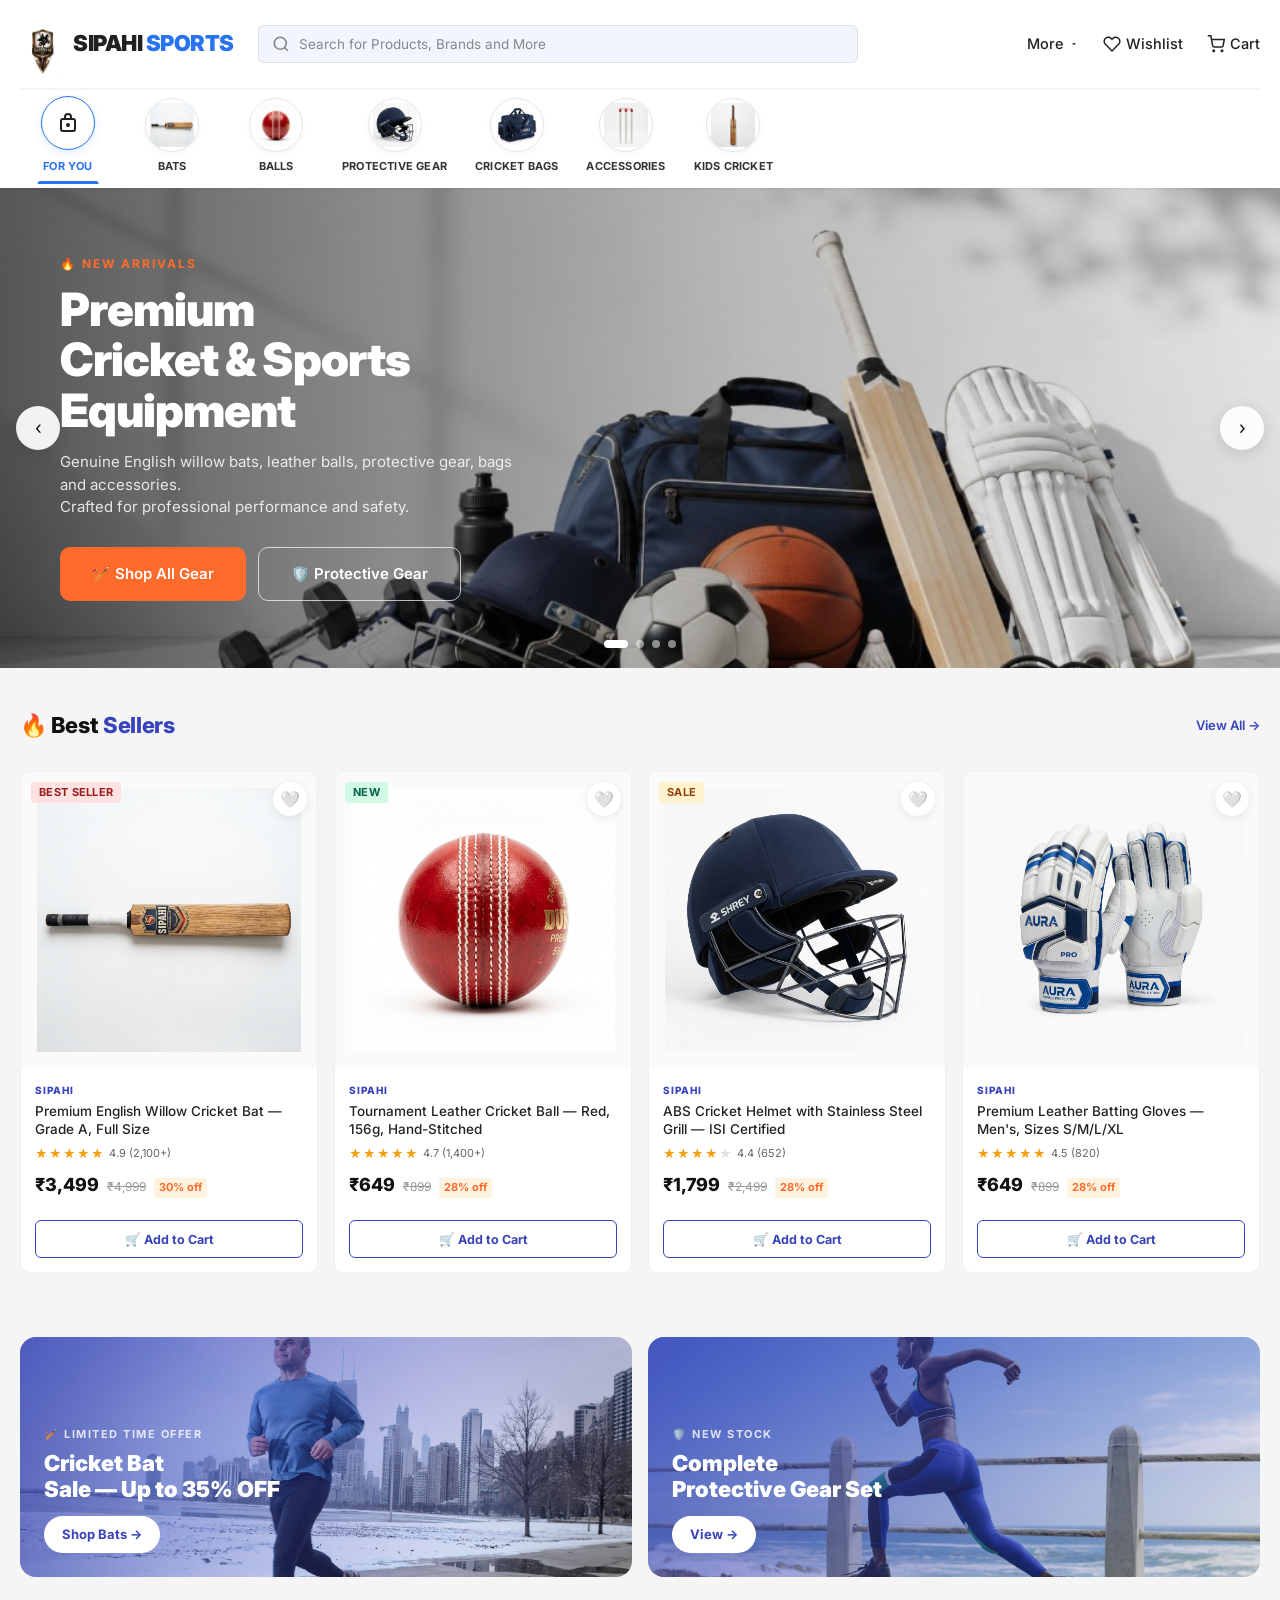
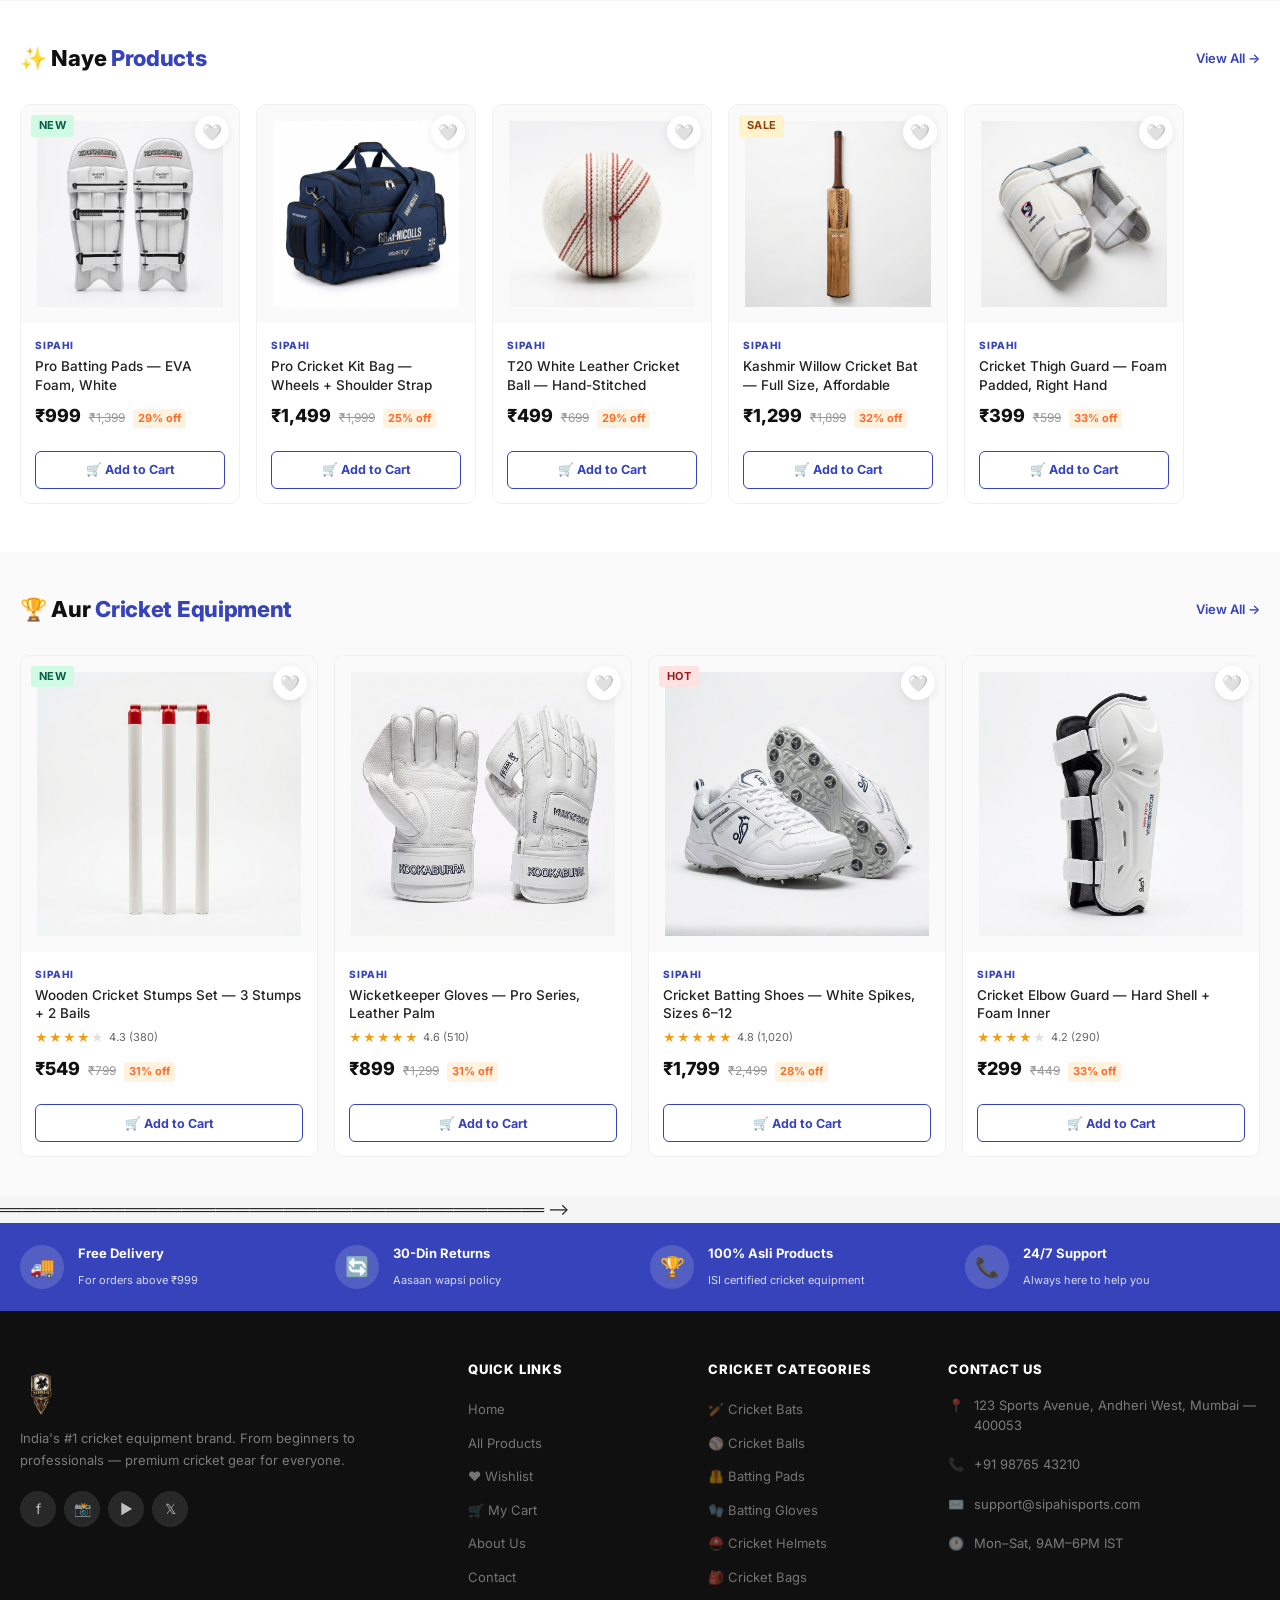
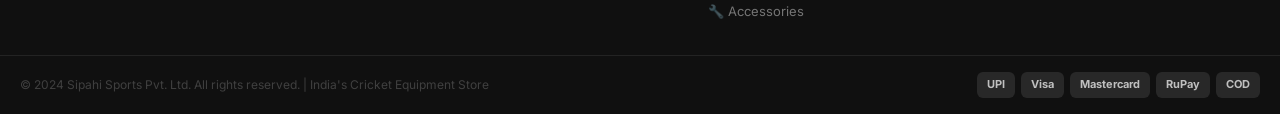
<file: index.html>
<!DOCTYPE html>
<html lang="en">
<head>
  <meta charset="UTF-8">
  <meta name="viewport" content="width=device-width, initial-scale=1.0">
  <title>Sipahi Sports — India's #1 Cricket Equipment Store</title>
  <meta name="description" content="Buy premium cricket bats, balls, helmets, gloves, pads and more. Sipahi Sports — trusted by cricketers across India. Free delivery above ₹999.">
  <link rel="icon" href="images/icon/favicon.png">
  <link rel="stylesheet" href="stylesheets/sipahi.css">
</head>
<body>

<div class="toast-container" id="toast-container"></div>

<!-- ══ HEADER ══════════════════════════════════════════════════ -->
<header class="site-header" id="site-header">
  <div class="container">
    <!-- Main Header Row -->
    <div class="header-main">
      <div class="header-inner">
        <!-- Brand Logo (Flipkart-style but for Sipahi Sports) -->
        <a href="index.html" class="site-logo">
          <img src="images/logo-client.png" alt="Sipahi Sports" style="height:60px;" onerror="this.style.display='none'">
          <span class="site-logo-text" style="display:inline-block; font-size:22px; font-weight:900; letter-spacing:-0.5px; color:#212121; margin-left:8px;">SIPAHI <span style="color:#2874f0;">SPORTS</span></span>
        </a>

        <!-- Hamburger menu for mobile navigation -->
        <button class="mobile-toggle" id="mobile-toggle" aria-label="Menu" style="display:none;">
          <span></span><span></span><span></span>
        </button>

        <!-- Search Bar -->
        <div class="header-search-wrapper">
          <svg class="header-search-icon" width="18" height="18" fill="none" stroke="currentColor" stroke-width="2.2" viewBox="0 0 24 24"><circle cx="11" cy="11" r="8"/><line x1="21" y1="21" x2="16.65" y2="16.65"/></svg>
          <input type="text" class="header-search-input" id="header-search" placeholder="Search for Products, Brands and More" autocomplete="off">
        </div>

        <!-- Header Actions (More, Wishlist, Cart) -->
        <div class="header-actions-flip">
          <!-- More Dropdown -->
          <div class="action-item-flip more-dropdown-wrapper">
            <span>More</span>
            <svg class="arrow-down" width="10" height="10" fill="currentColor" viewBox="0 0 24 24"><path d="M7 10l5 5 5-5H7z"/></svg>
            <div class="dropdown-menu-flip">
              <a href="contact.html">Customer Care</a>
              <a href="about.html">About Us</a>
              <a href="contact.html">Contact Us</a>
            </div>
          </div>

          <!-- Wishlist Icon -->
          <a href="wishlist.html" class="action-item-flip wishlist-action-flip">
            <svg width="20" height="20" fill="none" stroke="currentColor" stroke-width="2" viewBox="0 0 24 24">
              <path d="M20.84 4.61a5.5 5.5 0 0 0-7.78 0L12 5.67l-1.06-1.06a5.5 5.5 0 0 0-7.78 7.78l1.06 1.06L12 21.23l7.78-7.78 1.06-1.06a5.5 5.5 0 0 0 0-7.78z"/>
            </svg>
            <span>Wishlist</span>
            <span class="wishlist-badge-flip" id="wishlist-count" style="display:none">0</span>
          </a>

          <!-- Cart Icon -->
          <a href="view-cart.html" class="action-item-flip cart-action-flip">
            <svg width="20" height="20" fill="none" stroke="currentColor" stroke-width="2" viewBox="0 0 24 24"><circle cx="9" cy="21" r="1"/><circle cx="20" cy="21" r="1"/><path d="M1 1h4l2.68 13.39a2 2 0 0 0 2 1.61h9.72a2 2 0 0 0 2-1.61L23 6H6"/></svg>
            <span>Cart</span>
            <span class="cart-badge-flip" id="cart-count" style="display:none">0</span>
          </a>
        </div>
      </div>
    </div>

    <!-- Row 3: Categories Bar (sub-nav) -->
    <nav class="sub-nav">
      <ul class="sub-nav-list-flip">
        <li>
          <a href="index.html" class="category-item-flip active">
            <div class="icon-wrapper">
              <svg viewBox="0 0 24 24" width="24" height="24" stroke="currentColor">
                <rect x="5" y="8" width="14" height="12" rx="2" ry="2" />
                <path d="M9 8V6a3 3 0 0 1 6 0v2" stroke="#212121" stroke-width="2" />
                <circle cx="12" cy="14" r="2" fill="#212121" stroke="none" />
              </svg>
            </div>
            <span class="category-label">For You</span>
          </a>
        </li>
        <li>
          <a href="shop-list.html?cat=bats" class="category-item-flip ">
            <div class="icon-wrapper">
              <img src="images/product/cricket-bat.png" alt="Bats" />
            </div>
            <span class="category-label">Bats</span>
          </a>
        </li>
        <li>
          <a href="shop-list.html?cat=balls" class="category-item-flip ">
            <div class="icon-wrapper">
              <img src="images/product/cricket-ball.png" alt="Balls" />
            </div>
            <span class="category-label">Balls</span>
          </a>
        </li>
        <li>
          <a href="shop-list.html?cat=protective" class="category-item-flip ">
            <div class="icon-wrapper">
              <img src="images/product/cricket-helmet.png" alt="Protective Gear" />
            </div>
            <span class="category-label">Protective Gear</span>
          </a>
        </li>
        <li>
          <a href="shop-list.html?cat=bags" class="category-item-flip ">
            <div class="icon-wrapper">
              <img src="images/product/cricket-bag.png" alt="Cricket Bags" />
            </div>
            <span class="category-label">Cricket Bags</span>
          </a>
        </li>
        <li>
          <a href="shop-list.html?cat=accessories" class="category-item-flip ">
            <div class="icon-wrapper">
              <img src="images/product/cricket-stumps.png" alt="Accessories" />
            </div>
            <span class="category-label">Accessories</span>
          </a>
        </li>
        <li>
          <a href="shop-list.html?cat=kids" class="category-item-flip ">
            <div class="icon-wrapper">
              <img src="images/product/cricket-bat-kw.png" alt="Kids Cricket" />
            </div>
            <span class="category-label">Kids Cricket</span>
          </a>
        </li>
      </ul>
    </nav>
  </div>
</header>

<!-- Mobile Nav Drawer -->
<div class="mobile-nav" id="mobile-nav">
  <div class="mobile-nav-overlay"></div>
  <div class="mobile-nav-drawer">
    <div class="mobile-nav-close"><button id="mobile-nav-close" class="btn btn-ghost btn-sm">✕ Close</button></div>
    <ul>
      <li><a href="index.html">🏠 Home</a></li>
      <li><a href="shop-list.html">🏏 All Products</a></li>
      <li><a href="shop-list.html?cat=bats">🏏 Cricket Bats</a></li>
      <li><a href="shop-list.html?cat=balls">⚾ Cricket Balls</a></li>
      <li><a href="shop-list.html?cat=protective">🛡️ Protective Gear</a></li>
      <li><a href="shop-list.html?cat=bags">🎒 Cricket Bags</a></li>
      <li><a href="shop-list.html?cat=accessories">🔧 Accessories</a></li>
      <li><a href="shop-list.html?cat=kids">👦 Kids Cricket</a></li>
      <li><a href="wishlist.html">❤️ Wishlist</a></li>
      <li><a href="view-cart.html">🛒 My Cart</a></li>
      <li><a href="about.html">ℹ️ About Us</a></li>
      <li><a href="contact.html">📞 Contact</a></li>
    </ul>
  </div>
</div>

<!-- ══ HERO CAROUSEL ════════════════════════════════════════════ -->
<section class="hero-carousel" aria-label="Featured Offers">
  <div class="hero-track">

    <!-- Slide 1 — Premium Gear Collection -->
    <div class="hero-slide">
      <img src="images/slides/slide_new.jpg" alt="Sipahi Sports Gear Collection">
      <div class="hero-slide-content">
        <div class="hero-text">
          <p class="hero-eyebrow">🔥 New Arrivals</p>
          <h1 class="hero-title">Premium<br>Cricket & Sports<br>Equipment</h1>
          <p class="hero-subtitle">Genuine English willow bats, leather balls, protective gear, bags and accessories.<br>Crafted for professional performance and safety.</p>
          <div style="display:flex;gap:12px;flex-wrap:wrap;margin-top:16px;">
            <a href="shop-list.html" class="btn btn-accent btn-lg">🏏 Shop All Gear</a>
            <a href="shop-list.html?cat=protective" class="btn btn-outline btn-lg" style="color:#fff;border-color:rgba(255,255,255,0.7)">🛡️ Protective Gear</a>
          </div>
        </div>
      </div>
    </div>

    <!-- Slide 2 — Premium Bats -->
    <div class="hero-slide">
      <img src="images/slides/slide1.jpg" alt="Sipahi Cricket Bats">
      <div class="hero-slide-content">
        <div class="hero-text">
          <p class="hero-eyebrow">🏆 Season's Best Seller</p>
          <h1 class="hero-title">Premium<br>English Willow<br>Cricket Bat</h1>
          <p class="hero-subtitle">Grade A willow · 6+ grains · Anti-scuff sheet · Toe guard fitted<br>Trusted by club & professional cricketers across India</p>
          <div class="hero-price">
            <span class="hero-price-label">Starting from</span>
            <span class="hero-price-value">₹3,499</span>
            <span style="font-size:14px;color:rgba(255,255,255,0.6);text-decoration:line-through">₹4,999</span>
          </div>
          <div style="display:flex;gap:12px;flex-wrap:wrap">
            <a href="shop-list.html?cat=bats" class="btn btn-accent btn-lg">🏏 Shop Bats</a>
            <a href="shop-detail.html?id=p1" class="btn btn-outline btn-lg" style="color:#fff;border-color:rgba(255,255,255,0.7)">View Details</a>
          </div>
        </div>
      </div>
    </div>

    <!-- Slide 2 — Leather Balls -->
    <div class="hero-slide">
      <img src="images/slides/slide2.jpg" alt="Sipahi Cricket Balls">
      <div class="hero-slide-content">
        <div class="hero-text">
          <p class="hero-eyebrow">⚾ Tournament Quality</p>
          <h1 class="hero-title">Tournament<br>Leather Cricket<br>Balls</h1>
          <p class="hero-subtitle">Alum-tanned leather · Hand-stitched · 156g weight<br>Approved for club and district level matches</p>
          <div class="hero-price">
            <span class="hero-price-label">Starting from</span>
            <span class="hero-price-value">₹649</span>
          </div>
          <a href="shop-list.html?cat=balls" class="btn btn-accent btn-lg">⚾ Shop Balls</a>
        </div>
      </div>
    </div>

    <!-- Slide 3 — Protective Gear -->
    <div class="hero-slide">
      <img src="images/slides/slide3.jpg" alt="Cricket Protective Gear">
      <div class="hero-slide-content">
        <div class="hero-text">
          <p class="hero-eyebrow">🛡️ Complete Protection</p>
          <h1 class="hero-title">Cricket<br>Protective<br>Gear Set</h1>
          <p class="hero-subtitle">Helmet · Pads · Gloves · Thigh Guard — complete set<br>ISI certified safety for every level of play</p>
          <div class="hero-price">
            <span class="hero-price-label">Complete Kit from</span>
            <span class="hero-price-value">₹2,999</span>
          </div>
          <a href="shop-list.html?cat=protective" class="btn btn-accent btn-lg">🛡️ Shop Gear</a>
        </div>
      </div>
    </div>

  </div>
  <button class="carousel-btn carousel-prev" aria-label="Previous">&#8249;</button>
  <button class="carousel-btn carousel-next" aria-label="Next">&#8250;</button>
  <div class="carousel-dots"></div>
</section>



<!-- ══ BEST SELLERS ═════════════════════════════════════════════ -->
<section class="products-section">
  <div class="container">
    <div class="section-header">
      <h2 class="section-title">🔥 Best <span>Sellers</span></h2>
      <a href="shop-list.html" class="section-link">View All &rarr;</a>
    </div>
    <div class="products-grid">

      <!-- P1: English Willow Bat -->
      <div class="product-card" data-product="p1" data-category="bats">
        <a href="shop-detail.html?id=p1" class="product-link" aria-label="English Willow Bat details"></a>
        <div class="product-img-wrap">
          <div class="product-badges"><span class="badge badge-hot">BEST SELLER</span></div>
          <button class="product-wishlist"
            data-product-id="p1"
            data-product-name="Sipahi Premium English Willow Cricket Bat Grade A"
            data-product-price="3499"
            data-product-mrp="4999"
            data-product-img="images/product/cricket-bat.png"
            aria-label="Add to Wishlist">🤍</button>
          <img src="images/product/cricket-bat.png" alt="Sipahi English Willow Cricket Bat" loading="lazy">
        </div>
        <div class="product-body">
          <p class="product-brand">SIPAHI</p>
          <h3 class="product-name">Premium English Willow Cricket Bat — Grade A, Full Size</h3>
          <div class="product-rating">
            <div class="stars"><span class="star filled">★</span><span class="star filled">★</span><span class="star filled">★</span><span class="star filled">★</span><span class="star filled">★</span></div>
            <span class="rating-count">4.9 (2,100+)</span>
          </div>
          <div class="product-price">
            <span class="price-now">₹3,499</span>
            <span class="price-mrp">₹4,999</span>
            <span class="price-off">30% off</span>
          </div>
        </div>
        <div class="product-footer">
          <button class="btn-add-cart"
            data-product-id="p1"
            data-product-name="Sipahi Premium English Willow Cricket Bat Grade A"
            data-product-price="3499"
            data-product-mrp="4999"
            data-product-img="images/product/cricket-bat.png">
            🛒 Add to Cart
          </button>
        </div>
      </div>

      <!-- P2: Leather Cricket Ball -->
      <div class="product-card" data-product="p2" data-category="balls">
        <a href="shop-detail.html?id=p2" class="product-link" aria-label="Leather Ball details"></a>
        <div class="product-img-wrap">
          <div class="product-badges"><span class="badge badge-new">NEW</span></div>
          <button class="product-wishlist"
            data-product-id="p2"
            data-product-name="Sipahi Tournament Leather Cricket Ball Red 156g"
            data-product-price="649"
            data-product-mrp="899"
            data-product-img="images/product/cricket-ball.png"
            aria-label="Add to Wishlist">🤍</button>
          <img src="images/product/cricket-ball.png" alt="Sipahi Tournament Leather Cricket Ball" loading="lazy">
        </div>
        <div class="product-body">
          <p class="product-brand">SIPAHI</p>
          <h3 class="product-name">Tournament Leather Cricket Ball — Red, 156g, Hand-Stitched</h3>
          <div class="product-rating">
            <div class="stars"><span class="star filled">★</span><span class="star filled">★</span><span class="star filled">★</span><span class="star filled">★</span><span class="star half">★</span></div>
            <span class="rating-count">4.7 (1,400+)</span>
          </div>
          <div class="product-price">
            <span class="price-now">₹649</span>
            <span class="price-mrp">₹899</span>
            <span class="price-off">28% off</span>
          </div>
        </div>
        <div class="product-footer">
          <button class="btn-add-cart"
            data-product-id="p2"
            data-product-name="Sipahi Tournament Leather Cricket Ball Red 156g"
            data-product-price="649"
            data-product-mrp="899"
            data-product-img="images/product/cricket-ball.png">
            🛒 Add to Cart
          </button>
        </div>
      </div>

      <!-- P3: ABS Cricket Helmet -->
      <div class="product-card" data-product="p3" data-category="helmets protective">
        <a href="shop-detail.html?id=p3" class="product-link" aria-label="Helmet details"></a>
        <div class="product-img-wrap">
          <div class="product-badges"><span class="badge badge-sale">SALE</span></div>
          <button class="product-wishlist"
            data-product-id="p3"
            data-product-name="Sipahi ABS Cricket Helmet with Steel Grill"
            data-product-price="1799"
            data-product-mrp="2499"
            data-product-img="images/product/cricket-helmet.png"
            aria-label="Add to Wishlist">🤍</button>
          <img src="images/product/cricket-helmet.png" alt="Sipahi Cricket Helmet" loading="lazy">
        </div>
        <div class="product-body">
          <p class="product-brand">SIPAHI</p>
          <h3 class="product-name">ABS Cricket Helmet with Stainless Steel Grill — ISI Certified</h3>
          <div class="product-rating">
            <div class="stars"><span class="star filled">★</span><span class="star filled">★</span><span class="star filled">★</span><span class="star filled">★</span><span class="star">★</span></div>
            <span class="rating-count">4.4 (652)</span>
          </div>
          <div class="product-price">
            <span class="price-now">₹1,799</span>
            <span class="price-mrp">₹2,499</span>
            <span class="price-off">28% off</span>
          </div>
        </div>
        <div class="product-footer">
          <button class="btn-add-cart"
            data-product-id="p3"
            data-product-name="Sipahi ABS Cricket Helmet with Steel Grill"
            data-product-price="1799"
            data-product-mrp="2499"
            data-product-img="images/product/cricket-helmet.png">
            🛒 Add to Cart
          </button>
        </div>
      </div>

      <!-- P4: Batting Gloves -->
      <div class="product-card" data-product="p4" data-category="gloves protective">
        <a href="shop-detail.html?id=p4" class="product-link" aria-label="Batting Gloves details"></a>
        <div class="product-img-wrap">
          <button class="product-wishlist"
            data-product-id="p4"
            data-product-name="Sipahi Leather Batting Gloves Men's"
            data-product-price="649"
            data-product-mrp="899"
            data-product-img="images/product/cricket-gloves.png"
            aria-label="Add to Wishlist">🤍</button>
          <img src="images/product/cricket-gloves.png" alt="Sipahi Batting Gloves" loading="lazy">
        </div>
        <div class="product-body">
          <p class="product-brand">SIPAHI</p>
          <h3 class="product-name">Premium Leather Batting Gloves — Men's, Sizes S/M/L/XL</h3>
          <div class="product-rating">
            <div class="stars"><span class="star filled">★</span><span class="star filled">★</span><span class="star filled">★</span><span class="star filled">★</span><span class="star half">★</span></div>
            <span class="rating-count">4.5 (820)</span>
          </div>
          <div class="product-price">
            <span class="price-now">₹649</span>
            <span class="price-mrp">₹899</span>
            <span class="price-off">28% off</span>
          </div>
        </div>
        <div class="product-footer">
          <button class="btn-add-cart"
            data-product-id="p4"
            data-product-name="Sipahi Leather Batting Gloves Men's"
            data-product-price="649"
            data-product-mrp="899"
            data-product-img="images/product/cricket-gloves.png">
            🛒 Add to Cart
          </button>
        </div>
      </div>

    </div>
  </div>
</section>

<!-- ══ PROMO BANNERS ════════════════════════════════════════════ -->
<section class="promo-section">
  <div class="container">
    <div class="promo-grid">
      <a href="shop-list.html?cat=bats" class="promo-card">
        <img src="images/slides/slide5.jpg" alt="Cricket Bat Sale">
        <div class="promo-overlay">
          <p class="promo-eyebrow">🏏 Limited Time Offer</p>
          <h3 class="promo-title">Cricket Bat<br>Sale — Up to 35% OFF</h3>
          <span class="promo-cta">Shop Bats &rarr;</span>
        </div>
      </a>
      <a href="shop-list.html?cat=protective" class="promo-card">
        <img src="images/slides/slide6.jpg" alt="Protective Gear">
        <div class="promo-overlay">
          <p class="promo-eyebrow">🛡️ New Stock</p>
          <h3 class="promo-title">Complete<br>Protective Gear Set</h3>
          <span class="promo-cta">View &rarr;</span>
        </div>
      </a>
    </div>
  </div>
</section>

<!-- ══ NEW ARRIVALS ══════════════════════════════════════════════ -->
<section class="products-section" style="background:#fff">
  <div class="container">
    <div class="section-header">
      <h2 class="section-title">✨ Naye <span>Products</span></h2>
      <a href="shop-list.html" class="section-link">View All &rarr;</a>
    </div>
    <div class="scroll-products">

      <!-- Batting Pads -->
      <div class="product-card" data-product="p5" data-category="pads protective">
        <a href="shop-detail.html?id=p5" class="product-link" aria-label="Batting Pads details"></a>
        <div class="product-img-wrap">
          <div class="product-badges"><span class="badge badge-new">NEW</span></div>
          <button class="product-wishlist" data-product-id="p5" data-product-name="Sipahi Pro Batting Pads EVA Foam" data-product-price="999" data-product-mrp="1399" data-product-img="images/product/cricket-pads.png">🤍</button>
          <img src="images/product/cricket-pads.png" alt="Batting Pads" loading="lazy">
        </div>
        <div class="product-body">
          <p class="product-brand">SIPAHI</p>
          <h3 class="product-name">Pro Batting Pads — EVA Foam, White</h3>
          <div class="product-price"><span class="price-now">₹999</span><span class="price-mrp">₹1,399</span><span class="price-off">29% off</span></div>
        </div>
        <div class="product-footer">
          <button class="btn-add-cart" data-product-id="p5" data-product-name="Sipahi Pro Batting Pads EVA Foam" data-product-price="999" data-product-mrp="1399" data-product-img="images/product/cricket-pads.png">🛒 Add to Cart</button>
        </div>
      </div>

      <!-- Cricket Kit Bag -->
      <div class="product-card" data-product="p6" data-category="bags">
        <a href="shop-detail.html?id=p6" class="product-link" aria-label="Cricket Bag details"></a>
        <div class="product-img-wrap">
          <button class="product-wishlist" data-product-id="p6" data-product-name="Sipahi Pro Cricket Kit Bag" data-product-price="1499" data-product-mrp="1999" data-product-img="images/product/cricket-bag.png">🤍</button>
          <img src="images/product/cricket-bag.png" alt="Cricket Kit Bag" loading="lazy">
        </div>
        <div class="product-body">
          <p class="product-brand">SIPAHI</p>
          <h3 class="product-name">Pro Cricket Kit Bag — Wheels + Shoulder Strap</h3>
          <div class="product-price"><span class="price-now">₹1,499</span><span class="price-mrp">₹1,999</span><span class="price-off">25% off</span></div>
        </div>
        <div class="product-footer">
          <button class="btn-add-cart" data-product-id="p6" data-product-name="Sipahi Pro Cricket Kit Bag" data-product-price="1499" data-product-mrp="1999" data-product-img="images/product/cricket-bag.png">🛒 Add to Cart</button>
        </div>
      </div>

      <!-- White Cricket Ball -->
      <div class="product-card" data-product="p7" data-category="balls">
        <a href="shop-detail.html?id=p7" class="product-link" aria-label="White Ball details"></a>
        <div class="product-img-wrap">
          <button class="product-wishlist" data-product-id="p7" data-product-name="Sipahi T20 White Leather Cricket Ball" data-product-price="499" data-product-mrp="699" data-product-img="images/product/cricket-ball-white.png">🤍</button>
          <img src="images/product/cricket-ball-white.png" alt="White Cricket Ball" loading="lazy">
        </div>
        <div class="product-body">
          <p class="product-brand">SIPAHI</p>
          <h3 class="product-name">T20 White Leather Cricket Ball — Hand-Stitched</h3>
          <div class="product-price"><span class="price-now">₹499</span><span class="price-mrp">₹699</span><span class="price-off">29% off</span></div>
        </div>
        <div class="product-footer">
          <button class="btn-add-cart" data-product-id="p7" data-product-name="Sipahi T20 White Leather Cricket Ball" data-product-price="499" data-product-mrp="699" data-product-img="images/product/cricket-ball-white.png">🛒 Add to Cart</button>
        </div>
      </div>

      <!-- Kashmir Willow Bat -->
      <div class="product-card" data-product="p8" data-category="bats">
        <a href="shop-detail.html?id=p8" class="product-link" aria-label="Kashmir Willow Bat details"></a>
        <div class="product-img-wrap">
          <div class="product-badges"><span class="badge badge-sale">SALE</span></div>
          <button class="product-wishlist" data-product-id="p8" data-product-name="Sipahi Kashmir Willow Cricket Bat" data-product-price="1299" data-product-mrp="1899" data-product-img="images/product/cricket-bat-kw.png">🤍</button>
          <img src="images/product/cricket-bat-kw.png" alt="Kashmir Willow Cricket Bat" loading="lazy">
        </div>
        <div class="product-body">
          <p class="product-brand">SIPAHI</p>
          <h3 class="product-name">Kashmir Willow Cricket Bat — Full Size, Affordable</h3>
          <div class="product-price"><span class="price-now">₹1,299</span><span class="price-mrp">₹1,899</span><span class="price-off">32% off</span></div>
        </div>
        <div class="product-footer">
          <button class="btn-add-cart" data-product-id="p8" data-product-name="Sipahi Kashmir Willow Cricket Bat" data-product-price="1299" data-product-mrp="1899" data-product-img="images/product/cricket-bat-kw.png">🛒 Add to Cart</button>
        </div>
      </div>

      <!-- Thigh Guard -->
      <div class="product-card" data-product="p9" data-category="accessories protective">
        <a href="shop-detail.html?id=p9" class="product-link" aria-label="Thigh Guard details"></a>
        <div class="product-img-wrap">
          <button class="product-wishlist" data-product-id="p9" data-product-name="Sipahi Cricket Thigh Guard" data-product-price="399" data-product-mrp="599" data-product-img="images/product/cricket-thigh.png">🤍</button>
          <img src="images/product/cricket-thigh.png" alt="Cricket Thigh Guard" loading="lazy">
        </div>
        <div class="product-body">
          <p class="product-brand">SIPAHI</p>
          <h3 class="product-name">Cricket Thigh Guard — Foam Padded, Right Hand</h3>
          <div class="product-price"><span class="price-now">₹399</span><span class="price-mrp">₹599</span><span class="price-off">33% off</span></div>
        </div>
        <div class="product-footer">
          <button class="btn-add-cart" data-product-id="p9" data-product-name="Sipahi Cricket Thigh Guard" data-product-price="399" data-product-mrp="599" data-product-img="images/product/cricket-thigh.png">🛒 Add to Cart</button>
        </div>
      </div>

    </div>
  </div>
</section>

<!-- ══ MORE CRICKET EQUIPMENT ═══════════════════════════════════ -->
<section class="products-section" style="background:var(--bg-section)">
  <div class="container">
    <div class="section-header">
      <h2 class="section-title">🏆 Aur <span>Cricket Equipment</span></h2>
      <a href="shop-list.html" class="section-link">View All &rarr;</a>
    </div>
    <div class="products-grid">

      <!-- Cricket Stumps -->
      <div class="product-card" data-product="p10" data-category="accessories">
        <a href="shop-detail.html?id=p10" class="product-link"></a>
        <div class="product-img-wrap">
          <div class="product-badges"><span class="badge badge-new">NEW</span></div>
          <button class="product-wishlist" data-product-id="p10" data-product-name="Sipahi Wooden Cricket Stumps Set" data-product-price="549" data-product-mrp="799" data-product-img="images/product/cricket-stumps.png">🤍</button>
          <img src="images/product/cricket-stumps.png" alt="Cricket Stumps" loading="lazy">
        </div>
        <div class="product-body">
          <p class="product-brand">SIPAHI</p>
          <h3 class="product-name">Wooden Cricket Stumps Set — 3 Stumps + 2 Bails</h3>
          <div class="product-rating"><div class="stars"><span class="star filled">★</span><span class="star filled">★</span><span class="star filled">★</span><span class="star filled">★</span><span class="star">★</span></div><span class="rating-count">4.3 (380)</span></div>
          <div class="product-price"><span class="price-now">₹549</span><span class="price-mrp">₹799</span><span class="price-off">31% off</span></div>
        </div>
        <div class="product-footer">
          <button class="btn-add-cart" data-product-id="p10" data-product-name="Sipahi Wooden Cricket Stumps Set" data-product-price="549" data-product-mrp="799" data-product-img="images/product/cricket-stumps.png">🛒 Add to Cart</button>
        </div>
      </div>

      <!-- Wicketkeeper Gloves -->
      <div class="product-card" data-product="p11" data-category="gloves protective">
        <a href="shop-detail.html?id=p11" class="product-link"></a>
        <div class="product-img-wrap">
          <button class="product-wishlist" data-product-id="p11" data-product-name="Sipahi Wicketkeeper Gloves Professional" data-product-price="899" data-product-mrp="1299" data-product-img="images/product/cricket-keeper.png">🤍</button>
          <img src="images/product/cricket-keeper.png" alt="Wicketkeeper Gloves" loading="lazy">
        </div>
        <div class="product-body">
          <p class="product-brand">SIPAHI</p>
          <h3 class="product-name">Wicketkeeper Gloves — Pro Series, Leather Palm</h3>
          <div class="product-rating"><div class="stars"><span class="star filled">★</span><span class="star filled">★</span><span class="star filled">★</span><span class="star filled">★</span><span class="star half">★</span></div><span class="rating-count">4.6 (510)</span></div>
          <div class="product-price"><span class="price-now">₹899</span><span class="price-mrp">₹1,299</span><span class="price-off">31% off</span></div>
        </div>
        <div class="product-footer">
          <button class="btn-add-cart" data-product-id="p11" data-product-name="Sipahi Wicketkeeper Gloves Professional" data-product-price="899" data-product-mrp="1299" data-product-img="images/product/cricket-keeper.png">🛒 Add to Cart</button>
        </div>
      </div>

      <!-- Cricket Shoes -->
      <div class="product-card" data-product="p12" data-category="accessories">
        <a href="shop-detail.html?id=p12" class="product-link"></a>
        <div class="product-img-wrap">
          <div class="product-badges"><span class="badge badge-hot">HOT</span></div>
          <button class="product-wishlist" data-product-id="p12" data-product-name="Sipahi Cricket Batting Shoes" data-product-price="1799" data-product-mrp="2499" data-product-img="images/product/cricket-shoes.png">🤍</button>
          <img src="images/product/cricket-shoes.png" alt="Cricket Shoes" loading="lazy">
        </div>
        <div class="product-body">
          <p class="product-brand">SIPAHI</p>
          <h3 class="product-name">Cricket Batting Shoes — White Spikes, Sizes 6–12</h3>
          <div class="product-rating"><div class="stars"><span class="star filled">★</span><span class="star filled">★</span><span class="star filled">★</span><span class="star filled">★</span><span class="star filled">★</span></div><span class="rating-count">4.8 (1,020)</span></div>
          <div class="product-price"><span class="price-now">₹1,799</span><span class="price-mrp">₹2,499</span><span class="price-off">28% off</span></div>
        </div>
        <div class="product-footer">
          <button class="btn-add-cart" data-product-id="p12" data-product-name="Sipahi Cricket Batting Shoes" data-product-price="1799" data-product-mrp="2499" data-product-img="images/product/cricket-shoes.png">🛒 Add to Cart</button>
        </div>
      </div>

      <!-- Elbow Guard -->
      <div class="product-card" data-product="p13" data-category="accessories protective">
        <a href="shop-detail.html?id=p13" class="product-link"></a>
        <div class="product-img-wrap">
          <button class="product-wishlist" data-product-id="p13" data-product-name="Sipahi Cricket Elbow Guard" data-product-price="299" data-product-mrp="449" data-product-img="images/product/cricket-elbow.png">🤍</button>
          <img src="images/product/cricket-elbow.png" alt="Cricket Elbow Guard" loading="lazy">
        </div>
        <div class="product-body">
          <p class="product-brand">SIPAHI</p>
          <h3 class="product-name">Cricket Elbow Guard — Hard Shell + Foam Inner</h3>
          <div class="product-rating"><div class="stars"><span class="star filled">★</span><span class="star filled">★</span><span class="star filled">★</span><span class="star filled">★</span><span class="star">★</span></div><span class="rating-count">4.2 (290)</span></div>
          <div class="product-price"><span class="price-now">₹299</span><span class="price-mrp">₹449</span><span class="price-off">33% off</span></div>
        </div>
        <div class="product-footer">
          <button class="btn-add-cart" data-product-id="p13" data-product-name="Sipahi Cricket Elbow Guard" data-product-price="299" data-product-mrp="449" data-product-img="images/product/cricket-elbow.png">🛒 Add to Cart</button>
        </div>
      </div>

    </div>
  </div>
</section>

════════════════════════════════════════════════ -->
<section class="trust-strip">
  <div class="container">
    <div class="trust-grid">
      <div class="trust-item">
        <div class="trust-icon">🚚</div>
        <div class="trust-text">
          <strong>Free Delivery</strong>
          <span>For orders above ₹999</span>
        </div>
      </div>
      <div class="trust-item">
        <div class="trust-icon">🔄</div>
        <div class="trust-text">
          <strong>30-Din Returns</strong>
          <span>Aasaan wapsi policy</span>
        </div>
      </div>
      <div class="trust-item">
        <div class="trust-icon">🏆</div>
        <div class="trust-text">
          <strong>100% Asli Products</strong>
          <span>ISI certified cricket equipment</span>
        </div>
      </div>
      <div class="trust-item">
        <div class="trust-icon">📞</div>
        <div class="trust-text">
          <strong>24/7 Support</strong>
          <span>Always here to help you</span>
        </div>
      </div>
    </div>
  </div>
</section>

<!-- ══ FOOTER ════════════════════════════════════════════════════ -->
<footer class="site-footer">
  <div class="footer-top">
    <div class="container">
      <div class="footer-grid">
        <div class="footer-brand">
          <img src="images/logo-client.png" alt="Sipahi Sports" style="height:56px;margin-bottom:12px;filter:none" onerror="this.style.display='none'">
          <p>India's #1 cricket equipment brand. From beginners to professionals — premium cricket gear for everyone.</p>
          <div class="social-links" style="margin-top:16px">
            <a href="#" class="social-link" aria-label="Facebook">f</a>
            <a href="#" class="social-link" aria-label="Instagram">📸</a>
            <a href="#" class="social-link" aria-label="YouTube">▶</a>
            <a href="#" class="social-link" aria-label="Twitter">𝕏</a>
          </div>
        </div>
        <div class="footer-col">
          <h4>Quick Links</h4>
          <ul>
            <li><a href="index.html">Home</a></li>
            <li><a href="shop-list.html">All Products</a></li>
            <li><a href="wishlist.html">❤️ Wishlist</a></li>
            <li><a href="view-cart.html">🛒 My Cart</a></li>
            <li><a href="about.html">About Us</a></li>
            <li><a href="contact.html">Contact</a></li>
          </ul>
        </div>
        <div class="footer-col">
          <h4>Cricket Categories</h4>
          <ul>
            <li><a href="shop-list.html?cat=bats">🏏 Cricket Bats</a></li>
            <li><a href="shop-list.html?cat=balls">⚾ Cricket Balls</a></li>
            <li><a href="shop-list.html?cat=pads">🦺 Batting Pads</a></li>
            <li><a href="shop-list.html?cat=gloves">🧤 Batting Gloves</a></li>
            <li><a href="shop-list.html?cat=helmets">⛑️ Cricket Helmets</a></li>
            <li><a href="shop-list.html?cat=bags">🎒 Cricket Bags</a></li>
            <li><a href="shop-list.html?cat=accessories">🔧 Accessories</a></li>
          </ul>
        </div>
        <div class="footer-col">
          <h4>Contact Us</h4>
          <address>
            <div class="footer-contact-item"><span>📍</span><span>123 Sports Avenue, Andheri West, Mumbai — 400053</span></div>
            <div class="footer-contact-item"><span>📞</span><span>+91 98765 43210</span></div>
            <div class="footer-contact-item"><span>✉️</span><span>support@sipahisports.com</span></div>
            <div class="footer-contact-item"><span>🕐</span><span>Mon–Sat, 9AM–6PM IST</span></div>
          </address>
        </div>
      </div>
    </div>
  </div>
  <div class="footer-bottom">
    <div class="container" style="display:flex;align-items:center;justify-content:space-between;flex-wrap:wrap;gap:12px">
      <p>© 2024 Sipahi Sports Pvt. Ltd. All rights reserved. | India's Cricket Equipment Store</p>
      <div class="footer-payment">
        <span class="payment-chip">UPI</span>
        <span class="payment-chip">Visa</span>
        <span class="payment-chip">Mastercard</span>
        <span class="payment-chip">RuPay</span>
        <span class="payment-chip">COD</span>
      </div>
    </div>
  </div>
</footer>

<button class="scroll-top" id="scroll-top" aria-label="Scroll to top">↑</button>
<script src="javascript/sipahi.js"></script>
</body>
</html>
</file>
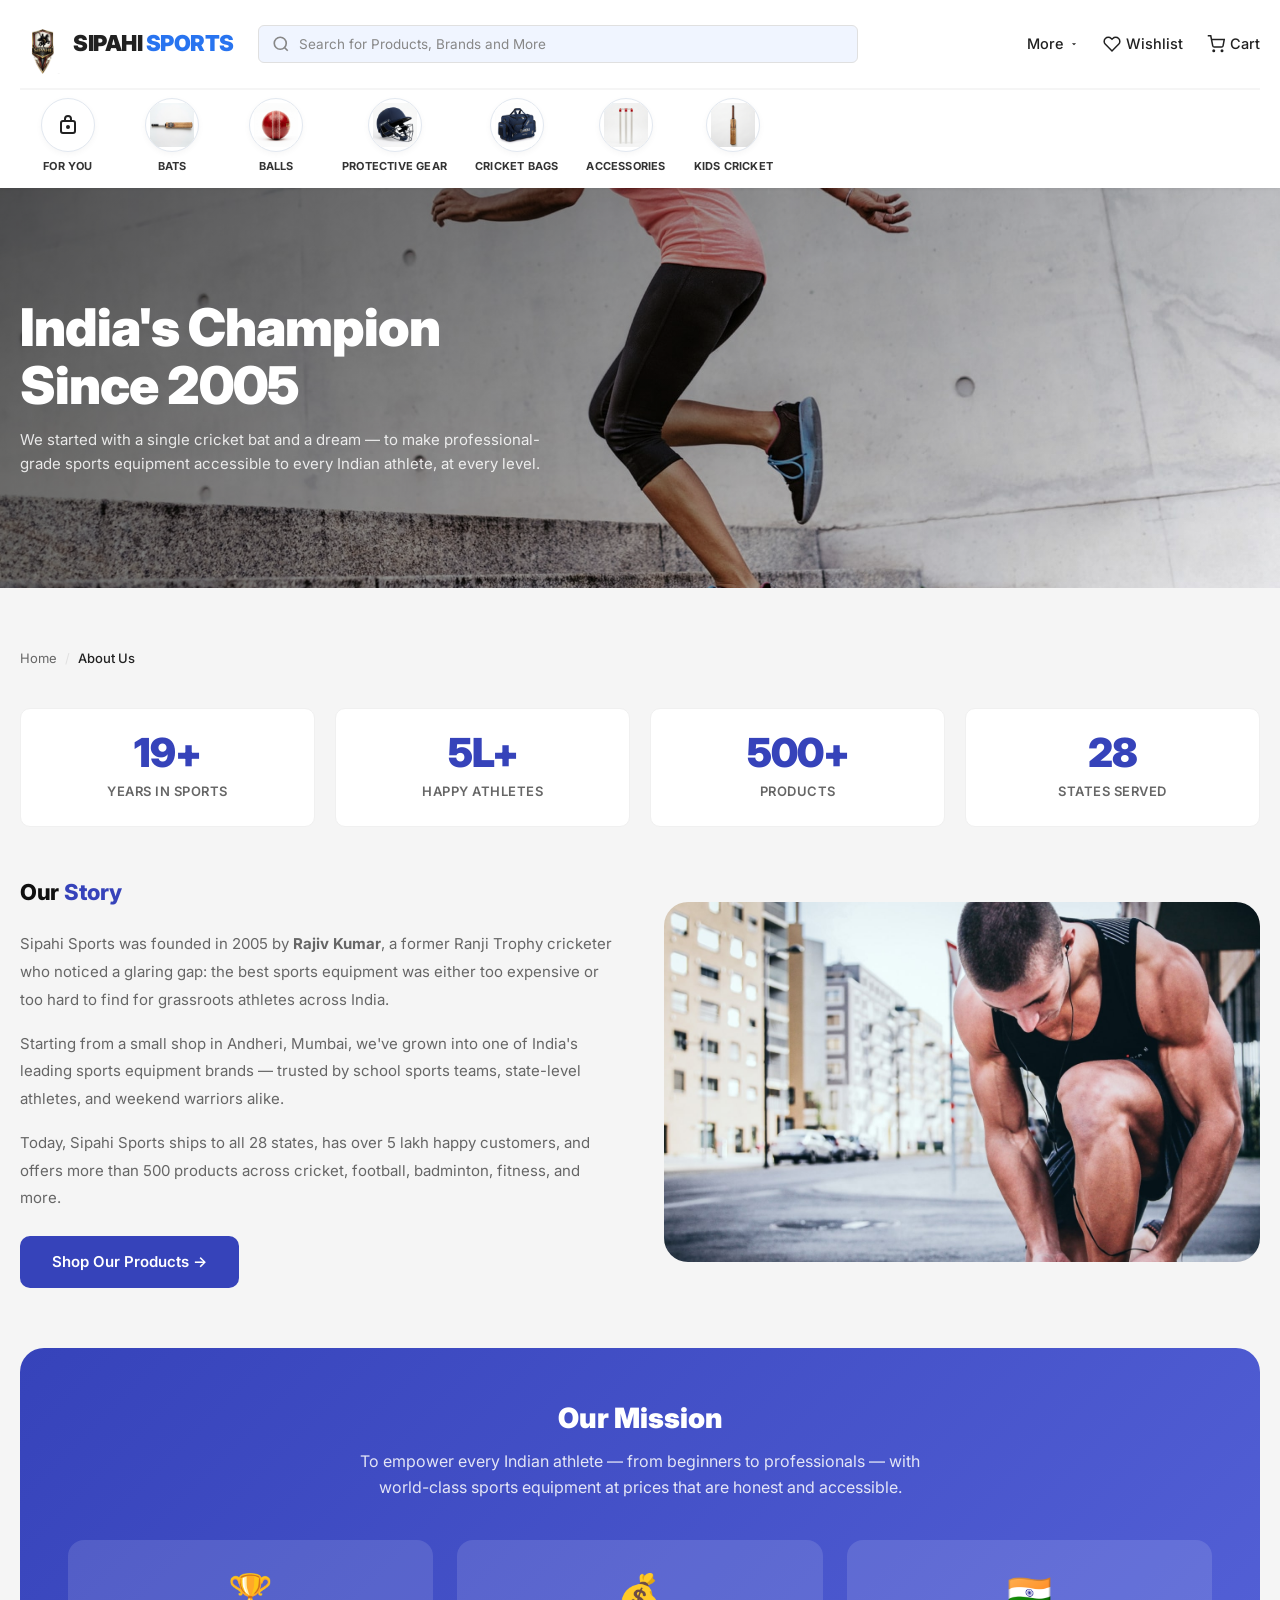
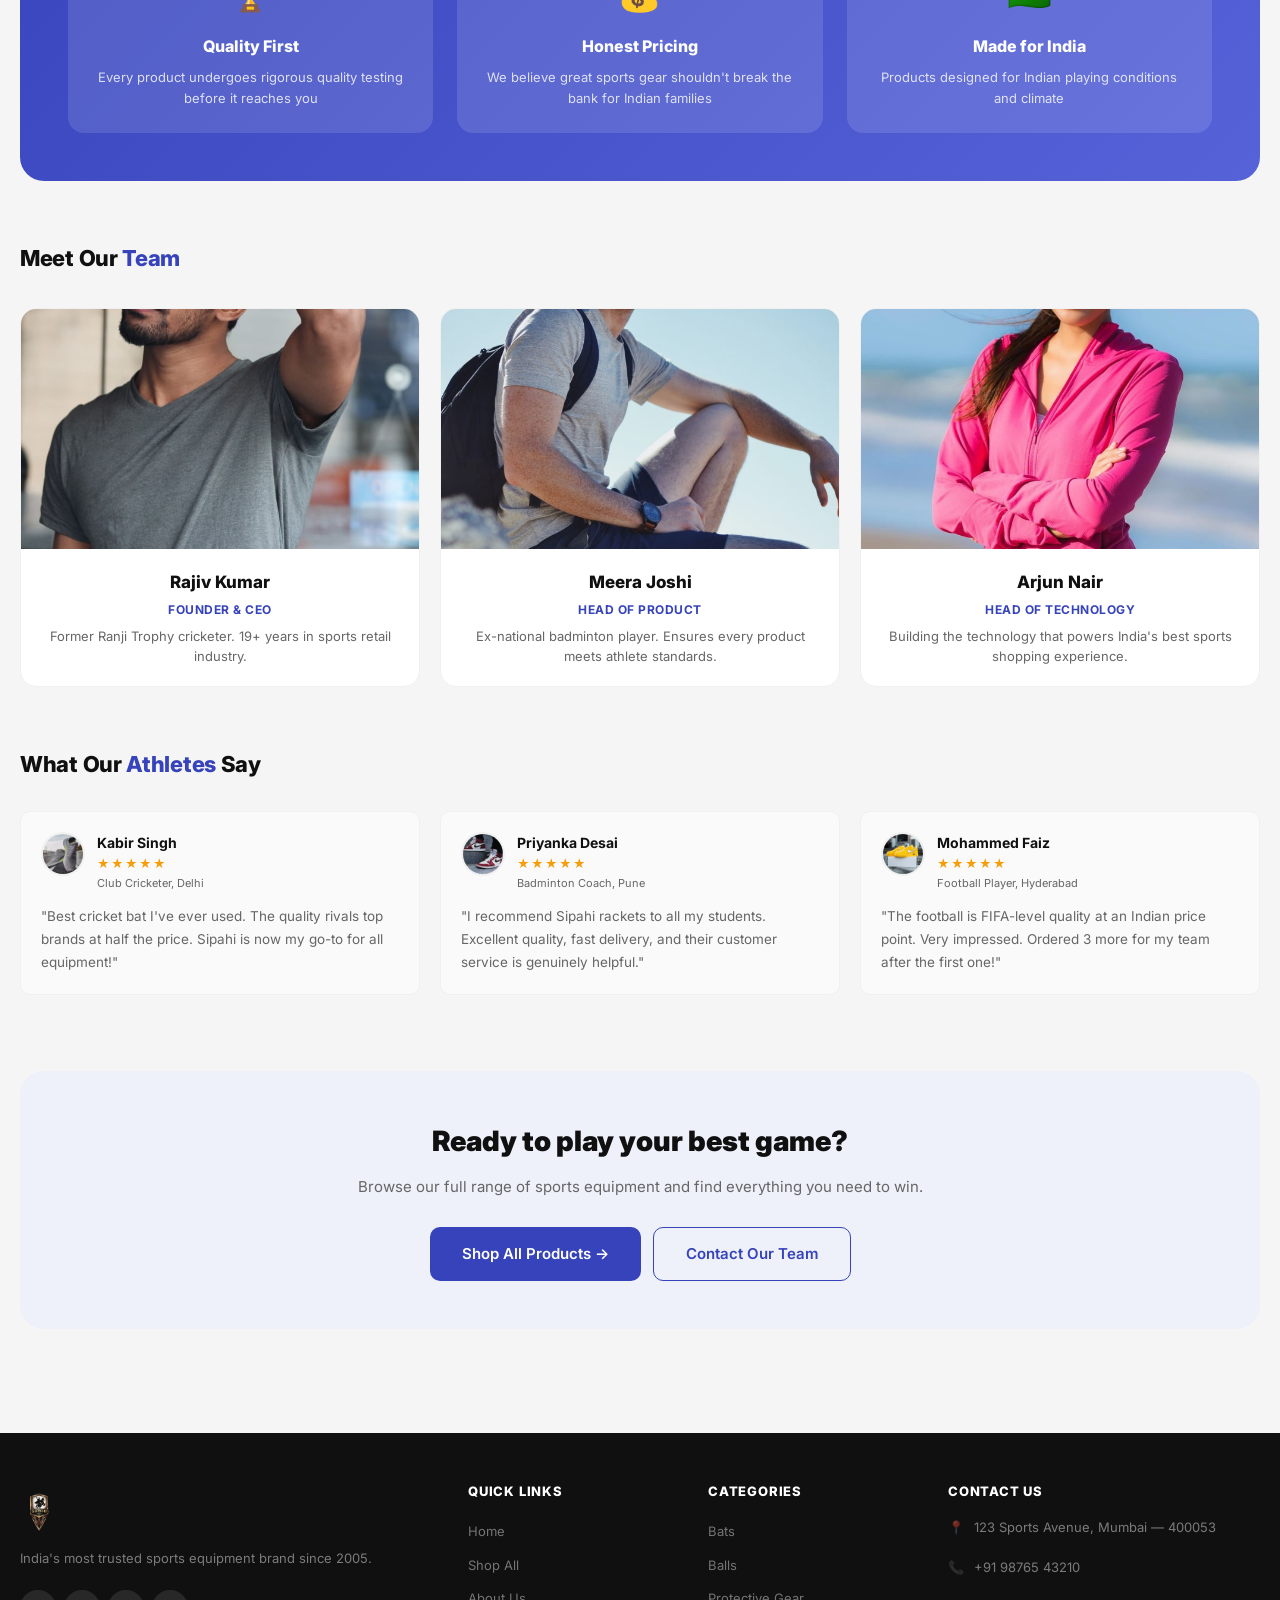
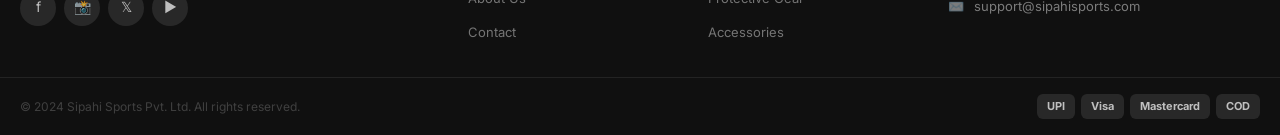
<file: about.html>
<!DOCTYPE html>
<html lang="en">
<head>
  <meta charset="UTF-8">
  <meta name="viewport" content="width=device-width, initial-scale=1.0">
  <title>About Us — Sipahi Sports</title>
  <meta name="description" content="Sipahi Sports — India's most trusted sports equipment brand since 2005. Our story, mission, and the team behind your favourite gear.">
  <link rel="icon" href="images/icon/favicon.png">
  <link rel="stylesheet" href="stylesheets/sipahi.css">
</head>
<body>

<div class="toast-container" id="toast-container"></div>

<!-- ── HEADER ── -->
<header class="site-header" id="site-header">
  <div class="container">
    <!-- Main Header Row -->
    <div class="header-main">
      <div class="header-inner">
        <!-- Brand Logo (Flipkart-style but for Sipahi Sports) -->
        <a href="index.html" class="site-logo">
          <img src="images/logo-client.png" alt="Sipahi Sports" style="height:60px;" onerror="this.style.display='none'">
          <span class="site-logo-text" style="display:inline-block; font-size:22px; font-weight:900; letter-spacing:-0.5px; color:#212121; margin-left:8px;">SIPAHI <span style="color:#2874f0;">SPORTS</span></span>
        </a>

        <!-- Hamburger menu for mobile navigation -->
        <button class="mobile-toggle" id="mobile-toggle" aria-label="Menu" style="display:none;">
          <span></span><span></span><span></span>
        </button>

        <!-- Search Bar -->
        <div class="header-search-wrapper">
          <svg class="header-search-icon" width="18" height="18" fill="none" stroke="currentColor" stroke-width="2.2" viewBox="0 0 24 24"><circle cx="11" cy="11" r="8"/><line x1="21" y1="21" x2="16.65" y2="16.65"/></svg>
          <input type="text" class="header-search-input" id="header-search" placeholder="Search for Products, Brands and More" autocomplete="off">
        </div>

        <!-- Header Actions (More, Wishlist, Cart) -->
        <div class="header-actions-flip">
          <!-- More Dropdown -->
          <div class="action-item-flip more-dropdown-wrapper">
            <span>More</span>
            <svg class="arrow-down" width="10" height="10" fill="currentColor" viewBox="0 0 24 24"><path d="M7 10l5 5 5-5H7z"/></svg>
            <div class="dropdown-menu-flip">
              <a href="contact.html">Customer Care</a>
              <a href="about.html">About Us</a>
              <a href="contact.html">Contact Us</a>
            </div>
          </div>

          <!-- Wishlist Icon -->
          <a href="wishlist.html" class="action-item-flip wishlist-action-flip">
            <svg width="20" height="20" fill="none" stroke="currentColor" stroke-width="2" viewBox="0 0 24 24">
              <path d="M20.84 4.61a5.5 5.5 0 0 0-7.78 0L12 5.67l-1.06-1.06a5.5 5.5 0 0 0-7.78 7.78l1.06 1.06L12 21.23l7.78-7.78 1.06-1.06a5.5 5.5 0 0 0 0-7.78z"/>
            </svg>
            <span>Wishlist</span>
            <span class="wishlist-badge-flip" id="wishlist-count" style="display:none">0</span>
          </a>

          <!-- Cart Icon -->
          <a href="view-cart.html" class="action-item-flip cart-action-flip">
            <svg width="20" height="20" fill="none" stroke="currentColor" stroke-width="2" viewBox="0 0 24 24"><circle cx="9" cy="21" r="1"/><circle cx="20" cy="21" r="1"/><path d="M1 1h4l2.68 13.39a2 2 0 0 0 2 1.61h9.72a2 2 0 0 0 2-1.61L23 6H6"/></svg>
            <span>Cart</span>
            <span class="cart-badge-flip" id="cart-count" style="display:none">0</span>
          </a>
        </div>
      </div>
    </div>

    <!-- Row 3: Categories Bar (sub-nav) -->
    <nav class="sub-nav">
      <ul class="sub-nav-list-flip">
        <li>
          <a href="index.html" class="category-item-flip ">
            <div class="icon-wrapper">
              <svg viewBox="0 0 24 24" width="24" height="24" stroke="currentColor">
                <rect x="5" y="8" width="14" height="12" rx="2" ry="2" />
                <path d="M9 8V6a3 3 0 0 1 6 0v2" stroke="#212121" stroke-width="2" />
                <circle cx="12" cy="14" r="2" fill="#212121" stroke="none" />
              </svg>
            </div>
            <span class="category-label">For You</span>
          </a>
        </li>
        <li>
          <a href="shop-list.html?cat=bats" class="category-item-flip ">
            <div class="icon-wrapper">
              <img src="images/product/cricket-bat.png" alt="Bats" />
            </div>
            <span class="category-label">Bats</span>
          </a>
        </li>
        <li>
          <a href="shop-list.html?cat=balls" class="category-item-flip ">
            <div class="icon-wrapper">
              <img src="images/product/cricket-ball.png" alt="Balls" />
            </div>
            <span class="category-label">Balls</span>
          </a>
        </li>
        <li>
          <a href="shop-list.html?cat=protective" class="category-item-flip ">
            <div class="icon-wrapper">
              <img src="images/product/cricket-helmet.png" alt="Protective Gear" />
            </div>
            <span class="category-label">Protective Gear</span>
          </a>
        </li>
        <li>
          <a href="shop-list.html?cat=bags" class="category-item-flip ">
            <div class="icon-wrapper">
              <img src="images/product/cricket-bag.png" alt="Cricket Bags" />
            </div>
            <span class="category-label">Cricket Bags</span>
          </a>
        </li>
        <li>
          <a href="shop-list.html?cat=accessories" class="category-item-flip ">
            <div class="icon-wrapper">
              <img src="images/product/cricket-stumps.png" alt="Accessories" />
            </div>
            <span class="category-label">Accessories</span>
          </a>
        </li>
        <li>
          <a href="shop-list.html?cat=kids" class="category-item-flip ">
            <div class="icon-wrapper">
              <img src="images/product/cricket-bat-kw.png" alt="Kids Cricket" />
            </div>
            <span class="category-label">Kids Cricket</span>
          </a>
        </li>
      </ul>
    </nav>
  </div>
</header>

<div class="mobile-nav" id="mobile-nav">
  <div class="mobile-nav-overlay"></div>
  <div class="mobile-nav-drawer">
    <div class="mobile-nav-close"><button id="mobile-nav-close" class="btn btn-ghost btn-sm">✕ Close</button></div>
    <ul>
      <li><a href="index.html">🏠 Home</a></li>
      <li><a href="shop-list.html">🏷️ All Sports</a></li>
      <li><a href="about.html">ℹ️ About Us</a></li>
      <li><a href="contact.html">📞 Contact</a></li>
      <li><a href="view-cart.html">🛒 My Cart</a></li>
    </ul>
  </div>
</div>

<!-- ── ABOUT HERO ── -->
<main class="about-page">
  <div class="about-hero">
    <img src="images/slides/slide1.jpg" alt="Sipahi Sports Story">
    <div class="about-hero-overlay">
      <div class="container">
        <div class="about-hero-text">
          <h1>India's Champion<br>Since 2005</h1>
          <p>We started with a single cricket bat and a dream — to make professional-grade sports equipment accessible to every Indian athlete, at every level.</p>
        </div>
      </div>
    </div>
  </div>

  <div class="container">

    <!-- Breadcrumb -->
    <div class="breadcrumb" style="margin-bottom:40px">
      <a href="index.html">Home</a>
      <span class="sep">/</span>
      <span class="current">About Us</span>
    </div>

    <!-- Stats -->
    <div class="stats-grid">
      <div class="stat-card">
        <div class="stat-number">19+</div>
        <div class="stat-label">Years in Sports</div>
      </div>
      <div class="stat-card">
        <div class="stat-number">5L+</div>
        <div class="stat-label">Happy Athletes</div>
      </div>
      <div class="stat-card">
        <div class="stat-number">500+</div>
        <div class="stat-label">Products</div>
      </div>
      <div class="stat-card">
        <div class="stat-number">28</div>
        <div class="stat-label">States Served</div>
      </div>
    </div>

    <!-- Our Story -->
    <div style="display:grid;grid-template-columns:1fr 1fr;gap:48px;align-items:center;margin-bottom:60px">
      <div>
        <h2 class="section-title" style="margin-bottom:20px">Our <span>Story</span></h2>
        <p style="font-size:15px;color:var(--text-muted);line-height:1.85;margin-bottom:16px">
          Sipahi Sports was founded in 2005 by <strong>Rajiv Kumar</strong>, a former Ranji Trophy cricketer who noticed a glaring gap: the best sports equipment was either too expensive or too hard to find for grassroots athletes across India.
        </p>
        <p style="font-size:15px;color:var(--text-muted);line-height:1.85;margin-bottom:16px">
          Starting from a small shop in Andheri, Mumbai, we've grown into one of India's leading sports equipment brands — trusted by school sports teams, state-level athletes, and weekend warriors alike.
        </p>
        <p style="font-size:15px;color:var(--text-muted);line-height:1.85;margin-bottom:24px">
          Today, Sipahi Sports ships to all 28 states, has over 5 lakh happy customers, and offers more than 500 products across cricket, football, badminton, fitness, and more.
        </p>
        <a href="shop-list.html" class="btn btn-primary btn-lg">Shop Our Products →</a>
      </div>
      <div>
        <img src="images/slides/slide2.jpg" alt="Sipahi Sports Story" style="border-radius:var(--radius-xl);width:100%;object-fit:cover;height:360px">
      </div>
    </div>

    <!-- Mission & Values -->
    <div style="background:linear-gradient(135deg,var(--primary) 0%,#5562d8 100%);border-radius:var(--radius-xl);padding:48px;margin-bottom:60px;color:#fff">
      <h2 style="font-size:28px;font-weight:900;text-align:center;margin-bottom:8px">Our Mission</h2>
      <p style="text-align:center;font-size:16px;opacity:0.85;margin-bottom:40px;max-width:600px;margin-left:auto;margin-right:auto;line-height:1.6">
        To empower every Indian athlete — from beginners to professionals — with world-class sports equipment at prices that are honest and accessible.
      </p>
      <div style="display:grid;grid-template-columns:repeat(3,1fr);gap:24px">
        <div style="background:rgba(255,255,255,0.12);border-radius:var(--radius-lg);padding:24px;text-align:center">
          <div style="font-size:36px;margin-bottom:12px">🏆</div>
          <h4 style="font-size:16px;font-weight:800;margin-bottom:8px">Quality First</h4>
          <p style="font-size:13px;opacity:0.8;line-height:1.6">Every product undergoes rigorous quality testing before it reaches you</p>
        </div>
        <div style="background:rgba(255,255,255,0.12);border-radius:var(--radius-lg);padding:24px;text-align:center">
          <div style="font-size:36px;margin-bottom:12px">💰</div>
          <h4 style="font-size:16px;font-weight:800;margin-bottom:8px">Honest Pricing</h4>
          <p style="font-size:13px;opacity:0.8;line-height:1.6">We believe great sports gear shouldn't break the bank for Indian families</p>
        </div>
        <div style="background:rgba(255,255,255,0.12);border-radius:var(--radius-lg);padding:24px;text-align:center">
          <div style="font-size:36px;margin-bottom:12px">🇮🇳</div>
          <h4 style="font-size:16px;font-weight:800;margin-bottom:8px">Made for India</h4>
          <p style="font-size:13px;opacity:0.8;line-height:1.6">Products designed for Indian playing conditions and climate</p>
        </div>
      </div>
    </div>

    <!-- Team -->
    <div style="margin-bottom:60px">
      <div class="section-header">
        <h2 class="section-title">Meet Our <span>Team</span></h2>
      </div>
      <div class="team-grid">
        <div class="team-card">
          <img src="images/member/team1.jpg" alt="Rajiv Kumar" onerror="this.src='images/product/review-1.jpg'">
          <div class="team-card-body">
            <h3 class="team-name">Rajiv Kumar</h3>
            <p class="team-role">Founder & CEO</p>
            <p style="font-size:13px;color:var(--text-muted);margin-top:8px;line-height:1.5">Former Ranji Trophy cricketer. 19+ years in sports retail industry.</p>
          </div>
        </div>
        <div class="team-card">
          <img src="images/member/team2.jpg" alt="Meera Joshi" onerror="this.src='images/product/review-2.jpg'">
          <div class="team-card-body">
            <h3 class="team-name">Meera Joshi</h3>
            <p class="team-role">Head of Product</p>
            <p style="font-size:13px;color:var(--text-muted);margin-top:8px;line-height:1.5">Ex-national badminton player. Ensures every product meets athlete standards.</p>
          </div>
        </div>
        <div class="team-card">
          <img src="images/member/team3.jpg" alt="Arjun Nair" onerror="this.src='images/product/review-3.jpg'">
          <div class="team-card-body">
            <h3 class="team-name">Arjun Nair</h3>
            <p class="team-role">Head of Technology</p>
            <p style="font-size:13px;color:var(--text-muted);margin-top:8px;line-height:1.5">Building the technology that powers India's best sports shopping experience.</p>
          </div>
        </div>
      </div>
    </div>

    <!-- Testimonials -->
    <div style="margin-bottom:60px">
      <div class="section-header">
        <h2 class="section-title">What Our <span>Athletes</span> Say</h2>
      </div>
      <div style="display:grid;grid-template-columns:repeat(3,1fr);gap:20px">
        <div class="review-card">
          <div class="review-header">
            <img class="reviewer-avatar" src="images/product/review-4.jpg" alt="Kabir Singh">
            <div>
              <div class="reviewer-name">Kabir Singh</div>
              <div class="stars" style="font-size:13px"><span class="star filled">★</span><span class="star filled">★</span><span class="star filled">★</span><span class="star filled">★</span><span class="star filled">★</span></div>
              <div class="review-date">Club Cricketer, Delhi</div>
            </div>
          </div>
          <p class="review-body">"Best cricket bat I've ever used. The quality rivals top brands at half the price. Sipahi is now my go-to for all equipment!"</p>
        </div>
        <div class="review-card">
          <div class="review-header">
            <img class="reviewer-avatar" src="images/product/review-5.jpg" alt="Priyanka Desai">
            <div>
              <div class="reviewer-name">Priyanka Desai</div>
              <div class="stars" style="font-size:13px"><span class="star filled">★</span><span class="star filled">★</span><span class="star filled">★</span><span class="star filled">★</span><span class="star filled">★</span></div>
              <div class="review-date">Badminton Coach, Pune</div>
            </div>
          </div>
          <p class="review-body">"I recommend Sipahi rackets to all my students. Excellent quality, fast delivery, and their customer service is genuinely helpful."</p>
        </div>
        <div class="review-card">
          <div class="review-header">
            <img class="reviewer-avatar" src="images/product/review-6.jpg" alt="Mohammed Faiz">
            <div>
              <div class="reviewer-name">Mohammed Faiz</div>
              <div class="stars" style="font-size:13px"><span class="star filled">★</span><span class="star filled">★</span><span class="star filled">★</span><span class="star filled">★</span><span class="star half">★</span></div>
              <div class="review-date">Football Player, Hyderabad</div>
            </div>
          </div>
          <p class="review-body">"The football is FIFA-level quality at an Indian price point. Very impressed. Ordered 3 more for my team after the first one!"</p>
        </div>
      </div>
    </div>

    <!-- CTA -->
    <div style="background:var(--primary-light);border-radius:var(--radius-xl);padding:48px;text-align:center;margin-bottom:40px">
      <h2 style="font-size:28px;font-weight:900;color:var(--dark);margin-bottom:12px">Ready to play your best game?</h2>
      <p style="font-size:15px;color:var(--text-muted);margin-bottom:28px;line-height:1.6">Browse our full range of sports equipment and find everything you need to win.</p>
      <div style="display:flex;gap:12px;justify-content:center;flex-wrap:wrap">
        <a href="shop-list.html" class="btn btn-primary btn-lg">Shop All Products →</a>
        <a href="contact.html" class="btn btn-outline btn-lg">Contact Our Team</a>
      </div>
    </div>

  </div><!-- /container -->
</main>

<!-- ── FOOTER ── -->
<footer class="site-footer">
  <div class="footer-top">
    <div class="container">
      <div class="footer-grid">
        <div class="footer-brand">
          <img src="images/logo-client.png" alt="Sipahi Sports">
          <p>India's most trusted sports equipment brand since 2005.</p>
          <div class="social-links">
            <a href="#" class="social-link">f</a>
            <a href="#" class="social-link">📸</a>
            <a href="#" class="social-link">𝕏</a>
            <a href="#" class="social-link">▶</a>
          </div>
        </div>
        <div class="footer-col">
          <h4>Quick Links</h4>
          <ul>
            <li><a href="index.html">Home</a></li>
            <li><a href="shop-list.html">Shop All</a></li>
            <li><a href="about.html">About Us</a></li>
            <li><a href="contact.html">Contact</a></li>
          </ul>
        </div>
        <div class="footer-col">
          <h4>Categories</h4>
          <ul>
            <li><a href="shop-list.html?cat=bats">Bats</a></li>
            <li><a href="shop-list.html?cat=balls">Balls</a></li>
            <li><a href="shop-list.html?cat=protective">Protective Gear</a></li>
            <li><a href="shop-list.html?cat=accessories">Accessories</a></li>
          </ul>
        </div>
        <div class="footer-col">
          <h4>Contact Us</h4>
          <address>
            <div class="footer-contact-item"><span>📍</span><span>123 Sports Avenue, Mumbai — 400053</span></div>
            <div class="footer-contact-item"><span>📞</span><span>+91 98765 43210</span></div>
            <div class="footer-contact-item"><span>✉️</span><span>support@sipahisports.com</span></div>
          </address>
        </div>
      </div>
    </div>
  </div>
  <div class="footer-bottom">
    <div class="container" style="display:flex;align-items:center;justify-content:space-between;flex-wrap:wrap;gap:12px">
      <p>© 2024 Sipahi Sports Pvt. Ltd. All rights reserved.</p>
      <div class="footer-payment">
        <span class="payment-chip">UPI</span><span class="payment-chip">Visa</span><span class="payment-chip">Mastercard</span><span class="payment-chip">COD</span>
      </div>
    </div>
  </div>
</footer>

<button class="scroll-top" id="scroll-top" aria-label="Scroll to top">↑</button>
<script src="javascript/sipahi.js"></script>
</body>
</html>
</file>
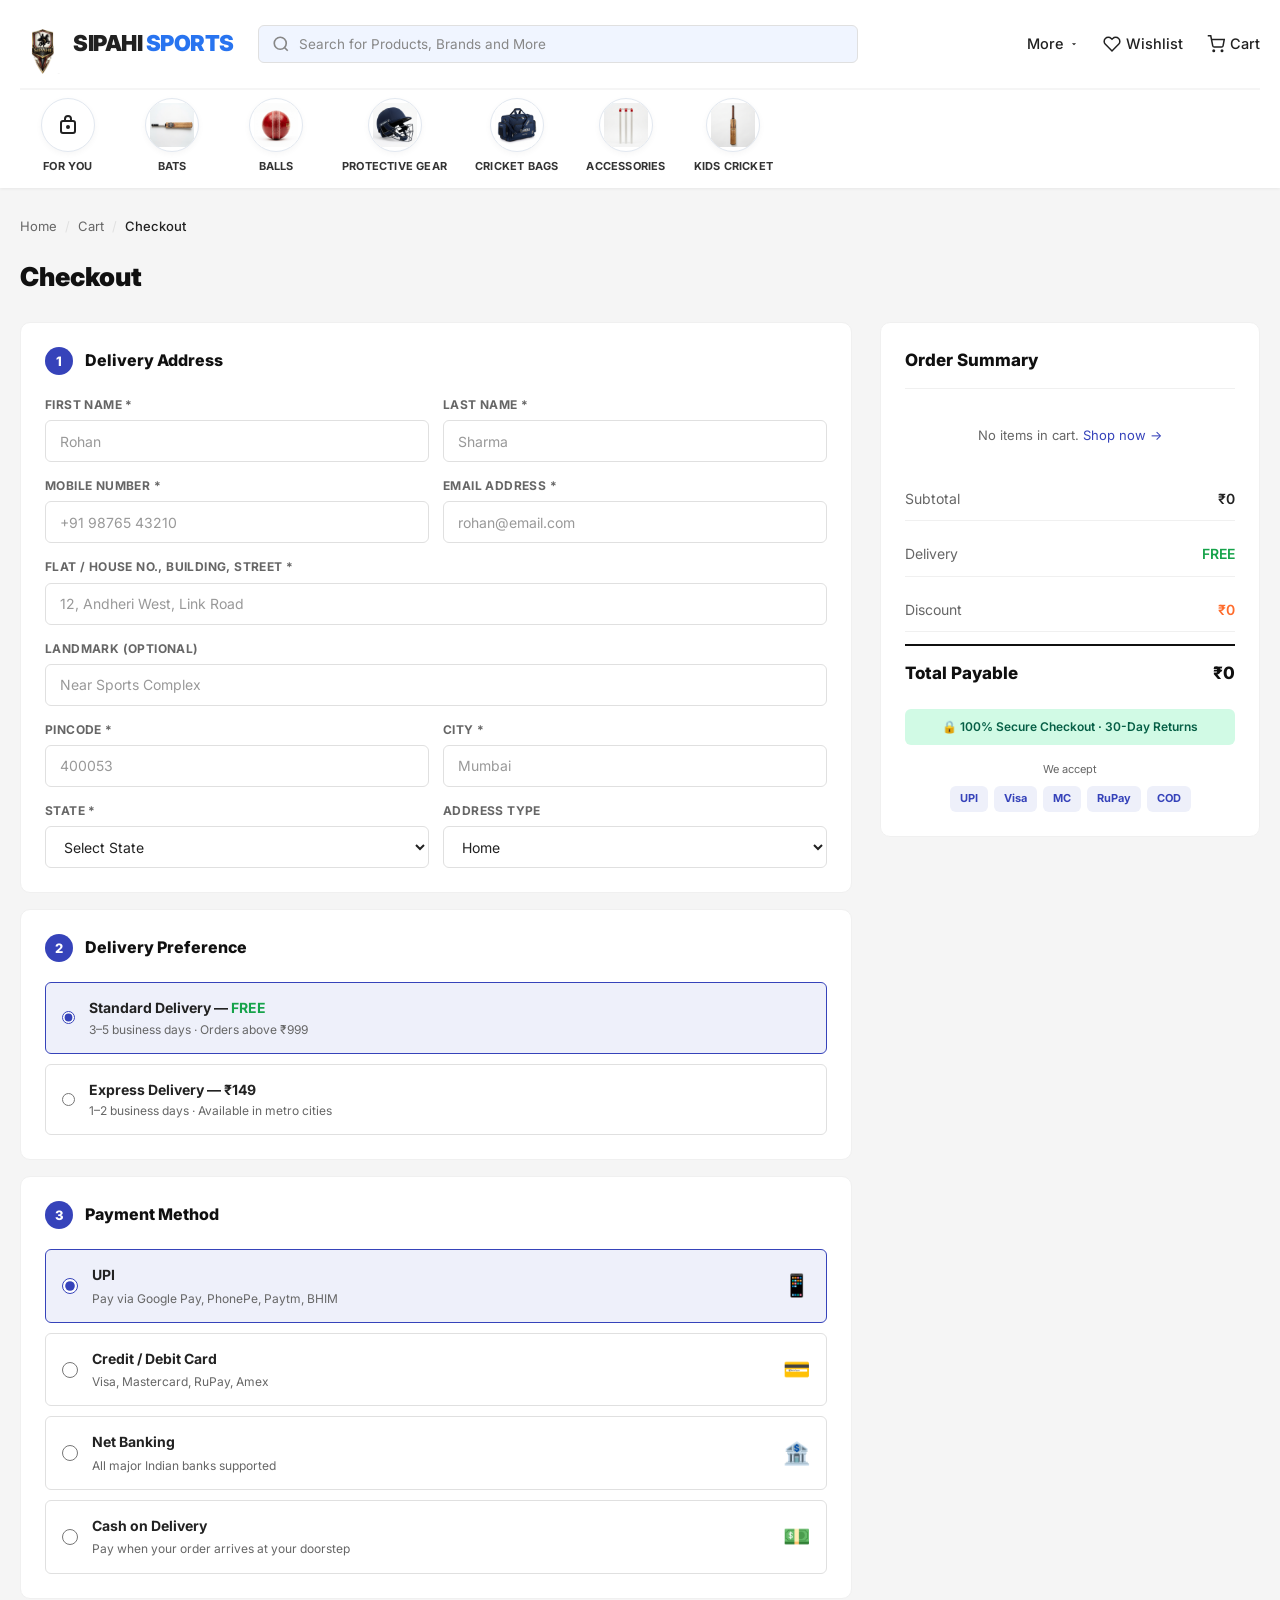
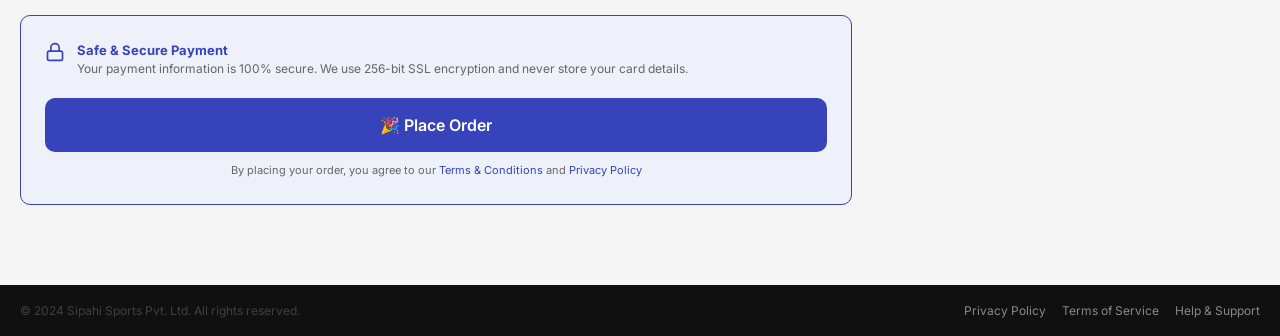
<file: check-out.html>
﻿<!DOCTYPE html>
<html lang="en">
<head>
  <meta charset="UTF-8">
  <meta name="viewport" content="width=device-width, initial-scale=1.0">
  <title>Checkout — Sipahi Sports</title>
  <meta name="description" content="Secure checkout — Sipahi Sports. Pay via UPI, credit/debit card, net banking or cash on delivery.">
  <link rel="icon" href="images/icon/favicon.png">
  <link rel="stylesheet" href="stylesheets/sipahi.css">
</head>
<body>

<div class="toast-container" id="toast-container"></div>

<!-- ── HEADER ── -->
<header class="site-header" id="site-header">
  <div class="container">
    <!-- Main Header Row -->
    <div class="header-main">
      <div class="header-inner">
        <!-- Brand Logo (Flipkart-style but for Sipahi Sports) -->
        <a href="index.html" class="site-logo">
          <img src="images/logo-client.png" alt="Sipahi Sports" style="height:60px;" onerror="this.style.display='none'">
          <span class="site-logo-text" style="display:inline-block; font-size:22px; font-weight:900; letter-spacing:-0.5px; color:#212121; margin-left:8px;">SIPAHI <span style="color:#2874f0;">SPORTS</span></span>
        </a>

        <!-- Hamburger menu for mobile navigation -->
        <button class="mobile-toggle" id="mobile-toggle" aria-label="Menu" style="display:none;">
          <span></span><span></span><span></span>
        </button>

        <!-- Search Bar -->
        <div class="header-search-wrapper">
          <svg class="header-search-icon" width="18" height="18" fill="none" stroke="currentColor" stroke-width="2.2" viewBox="0 0 24 24"><circle cx="11" cy="11" r="8"/><line x1="21" y1="21" x2="16.65" y2="16.65"/></svg>
          <input type="text" class="header-search-input" id="header-search" placeholder="Search for Products, Brands and More" autocomplete="off">
        </div>

        <!-- Header Actions (More, Wishlist, Cart) -->
        <div class="header-actions-flip">
          <!-- More Dropdown -->
          <div class="action-item-flip more-dropdown-wrapper">
            <span>More</span>
            <svg class="arrow-down" width="10" height="10" fill="currentColor" viewBox="0 0 24 24"><path d="M7 10l5 5 5-5H7z"/></svg>
            <div class="dropdown-menu-flip">
              <a href="contact.html">Customer Care</a>
              <a href="about.html">About Us</a>
              <a href="contact.html">Contact Us</a>
            </div>
          </div>

          <!-- Wishlist Icon -->
          <a href="wishlist.html" class="action-item-flip wishlist-action-flip">
            <svg width="20" height="20" fill="none" stroke="currentColor" stroke-width="2" viewBox="0 0 24 24">
              <path d="M20.84 4.61a5.5 5.5 0 0 0-7.78 0L12 5.67l-1.06-1.06a5.5 5.5 0 0 0-7.78 7.78l1.06 1.06L12 21.23l7.78-7.78 1.06-1.06a5.5 5.5 0 0 0 0-7.78z"/>
            </svg>
            <span>Wishlist</span>
            <span class="wishlist-badge-flip" id="wishlist-count" style="display:none">0</span>
          </a>

          <!-- Cart Icon -->
          <a href="view-cart.html" class="action-item-flip cart-action-flip">
            <svg width="20" height="20" fill="none" stroke="currentColor" stroke-width="2" viewBox="0 0 24 24"><circle cx="9" cy="21" r="1"/><circle cx="20" cy="21" r="1"/><path d="M1 1h4l2.68 13.39a2 2 0 0 0 2 1.61h9.72a2 2 0 0 0 2-1.61L23 6H6"/></svg>
            <span>Cart</span>
            <span class="cart-badge-flip" id="cart-count" style="display:none">0</span>
          </a>
        </div>
      </div>
    </div>

    <!-- Row 3: Categories Bar (sub-nav) -->
    <nav class="sub-nav">
      <ul class="sub-nav-list-flip">
        <li>
          <a href="index.html" class="category-item-flip ">
            <div class="icon-wrapper">
              <svg viewBox="0 0 24 24" width="24" height="24" stroke="currentColor">
                <rect x="5" y="8" width="14" height="12" rx="2" ry="2" />
                <path d="M9 8V6a3 3 0 0 1 6 0v2" stroke="#212121" stroke-width="2" />
                <circle cx="12" cy="14" r="2" fill="#212121" stroke="none" />
              </svg>
            </div>
            <span class="category-label">For You</span>
          </a>
        </li>
        <li>
          <a href="shop-list.html?cat=bats" class="category-item-flip ">
            <div class="icon-wrapper">
              <img src="images/product/cricket-bat.png" alt="Bats" />
            </div>
            <span class="category-label">Bats</span>
          </a>
        </li>
        <li>
          <a href="shop-list.html?cat=balls" class="category-item-flip ">
            <div class="icon-wrapper">
              <img src="images/product/cricket-ball.png" alt="Balls" />
            </div>
            <span class="category-label">Balls</span>
          </a>
        </li>
        <li>
          <a href="shop-list.html?cat=protective" class="category-item-flip ">
            <div class="icon-wrapper">
              <img src="images/product/cricket-helmet.png" alt="Protective Gear" />
            </div>
            <span class="category-label">Protective Gear</span>
          </a>
        </li>
        <li>
          <a href="shop-list.html?cat=bags" class="category-item-flip ">
            <div class="icon-wrapper">
              <img src="images/product/cricket-bag.png" alt="Cricket Bags" />
            </div>
            <span class="category-label">Cricket Bags</span>
          </a>
        </li>
        <li>
          <a href="shop-list.html?cat=accessories" class="category-item-flip ">
            <div class="icon-wrapper">
              <img src="images/product/cricket-stumps.png" alt="Accessories" />
            </div>
            <span class="category-label">Accessories</span>
          </a>
        </li>
        <li>
          <a href="shop-list.html?cat=kids" class="category-item-flip ">
            <div class="icon-wrapper">
              <img src="images/product/cricket-bat-kw.png" alt="Kids Cricket" />
            </div>
            <span class="category-label">Kids Cricket</span>
          </a>
        </li>
      </ul>
    </nav>
  </div>
</header>

<!-- ── CHECKOUT CONTENT ── -->
<main class="checkout-page">
  <div class="container">

    <div class="breadcrumb">
      <a href="index.html">Home</a>
      <span class="sep">/</span>
      <a href="view-cart.html">Cart</a>
      <span class="sep">/</span>
      <span class="current">Checkout</span>
    </div>

    <h1 style="font-size:26px;font-weight:900;margin-bottom:24px;color:var(--dark)">Checkout</h1>

    <div class="checkout-layout">

      <!-- ── LEFT: Forms ── -->
      <form id="checkout-form">

        <!-- Step 1: Delivery Address -->
        <div class="checkout-section">
          <h2 class="checkout-section-title">
            <span class="checkout-step-num">1</span>
            Delivery Address
          </h2>
          <div class="form-grid">
            <div class="form-group">
              <label for="first-name">First Name *</label>
              <input class="form-control" type="text" id="first-name" placeholder="Rohan" required>
            </div>
            <div class="form-group">
              <label for="last-name">Last Name *</label>
              <input class="form-control" type="text" id="last-name" placeholder="Sharma" required>
            </div>
            <div class="form-group">
              <label for="mobile">Mobile Number *</label>
              <input class="form-control" type="tel" id="mobile" placeholder="+91 98765 43210" pattern="[0-9]{10}" required>
            </div>
            <div class="form-group">
              <label for="email">Email Address *</label>
              <input class="form-control" type="email" id="email" placeholder="rohan@email.com" required>
            </div>
            <div class="form-group col-span-2">
              <label for="address">Flat / House No., Building, Street *</label>
              <input class="form-control" type="text" id="address" placeholder="12, Andheri West, Link Road" required>
            </div>
            <div class="form-group col-span-2">
              <label for="landmark">Landmark (Optional)</label>
              <input class="form-control" type="text" id="landmark" placeholder="Near Sports Complex">
            </div>
            <div class="form-group">
              <label for="pincode">Pincode *</label>
              <input class="form-control" type="text" id="pincode" placeholder="400053" pattern="[0-9]{6}" required>
            </div>
            <div class="form-group">
              <label for="city">City *</label>
              <input class="form-control" type="text" id="city" placeholder="Mumbai" required>
            </div>
            <div class="form-group">
              <label for="state">State *</label>
              <select class="form-control" id="state" required>
                <option value="">Select State</option>
                <option>Maharashtra</option>
                <option>Delhi</option>
                <option>Karnataka</option>
                <option>Tamil Nadu</option>
                <option>Gujarat</option>
                <option>Rajasthan</option>
                <option>Uttar Pradesh</option>
                <option>West Bengal</option>
                <option>Telangana</option>
                <option>Madhya Pradesh</option>
                <option>Punjab</option>
                <option>Haryana</option>
                <option>Bihar</option>
                <option>Odisha</option>
                <option>Kerala</option>
                <option>Andhra Pradesh</option>
              </select>
            </div>
            <div class="form-group">
              <label for="address-type">Address Type</label>
              <select class="form-control" id="address-type">
                <option>Home</option>
                <option>Office</option>
                <option>Other</option>
              </select>
            </div>
          </div>
        </div>

        <!-- Step 2: Delivery Preference -->
        <div class="checkout-section">
          <h2 class="checkout-section-title">
            <span class="checkout-step-num">2</span>
            Delivery Preference
          </h2>
          <div style="display:flex;flex-direction:column;gap:10px">
            <label style="display:flex;align-items:center;gap:14px;padding:14px 16px;border:1.5px solid var(--primary);border-radius:var(--radius-sm);background:var(--primary-light);cursor:pointer">
              <input type="radio" name="delivery" value="standard" checked style="accent-color:var(--primary)">
              <div>
                <div style="font-weight:700;font-size:14px">Standard Delivery — <span style="color:var(--success)">FREE</span></div>
                <div style="font-size:12px;color:var(--text-muted)">3–5 business days · Orders above ₹999</div>
              </div>
            </label>
            <label style="display:flex;align-items:center;gap:14px;padding:14px 16px;border:1.5px solid var(--border);border-radius:var(--radius-sm);cursor:pointer">
              <input type="radio" name="delivery" value="express" style="accent-color:var(--primary)">
              <div>
                <div style="font-weight:700;font-size:14px">Express Delivery — ₹149</div>
                <div style="font-size:12px;color:var(--text-muted)">1–2 business days · Available in metro cities</div>
              </div>
            </label>
          </div>
        </div>

        <!-- Step 3: Payment Method -->
        <div class="checkout-section">
          <h2 class="checkout-section-title">
            <span class="checkout-step-num">3</span>
            Payment Method
          </h2>
          <div class="payment-options">

            <label class="payment-option selected" onclick="document.querySelectorAll('.payment-option').forEach(o=>o.classList.remove('selected'));this.classList.add('selected')">
              <input type="radio" name="payment" value="upi" checked>
              <div>
                <div class="payment-option-label">UPI</div>
                <div class="payment-option-desc">Pay via Google Pay, PhonePe, Paytm, BHIM</div>
              </div>
              <span class="payment-icon">📱</span>
            </label>

            <label class="payment-option" onclick="document.querySelectorAll('.payment-option').forEach(o=>o.classList.remove('selected'));this.classList.add('selected')">
              <input type="radio" name="payment" value="card">
              <div>
                <div class="payment-option-label">Credit / Debit Card</div>
                <div class="payment-option-desc">Visa, Mastercard, RuPay, Amex</div>
              </div>
              <span class="payment-icon">💳</span>
            </label>

            <label class="payment-option" onclick="document.querySelectorAll('.payment-option').forEach(o=>o.classList.remove('selected'));this.classList.add('selected')">
              <input type="radio" name="payment" value="netbanking">
              <div>
                <div class="payment-option-label">Net Banking</div>
                <div class="payment-option-desc">All major Indian banks supported</div>
              </div>
              <span class="payment-icon">🏦</span>
            </label>

            <label class="payment-option" onclick="document.querySelectorAll('.payment-option').forEach(o=>o.classList.remove('selected'));this.classList.add('selected')">
              <input type="radio" name="payment" value="cod">
              <div>
                <div class="payment-option-label">Cash on Delivery</div>
                <div class="payment-option-desc">Pay when your order arrives at your doorstep</div>
              </div>
              <span class="payment-icon">💵</span>
            </label>

          </div>
        </div>

        <!-- Place Order -->
        <div class="checkout-section" style="background:var(--primary-light);border-color:var(--primary)">
          <div style="display:flex;align-items:flex-start;gap:12px;margin-bottom:20px">
            <svg width="20" height="20" fill="none" stroke="var(--primary)" stroke-width="2" viewBox="0 0 24 24" style="flex-shrink:0;margin-top:2px"><rect x="3" y="11" width="18" height="11" rx="2" ry="2"/><path d="M7 11V7a5 5 0 0 1 10 0v4"/></svg>
            <div>
              <p style="font-size:13px;font-weight:700;color:var(--primary)">Safe & Secure Payment</p>
              <p style="font-size:12px;color:var(--text-muted);line-height:1.5">Your payment information is 100% secure. We use 256-bit SSL encryption and never store your card details.</p>
            </div>
          </div>
          <button type="submit" class="btn btn-primary btn-full btn-lg" style="height:54px;font-size:16px">
            🎉 Place Order
          </button>
          <p style="font-size:11px;color:var(--text-muted);text-align:center;margin-top:10px">
            By placing your order, you agree to our <a href="#" style="color:var(--primary)">Terms & Conditions</a> and <a href="#" style="color:var(--primary)">Privacy Policy</a>
          </p>
        </div>

      </form>

      <!-- ── RIGHT: Order Summary ── -->
      <div>
        <div class="order-summary" style="position:sticky;top:120px">
          <h3>Order Summary</h3>

          <!-- Items preview -->
          <div id="checkout-items" style="margin-bottom:16px;max-height:240px;overflow-y:auto">
            <p style="font-size:13px;color:var(--text-muted);text-align:center;padding:16px">
              No items in cart. <a href="shop-list.html" style="color:var(--primary)">Shop now →</a>
            </p>
          </div>

          <div class="order-row">
            <span class="label">Subtotal</span>
            <span class="value" id="co-subtotal">₹0</span>
          </div>
          <div class="order-row">
            <span class="label">Delivery</span>
            <span class="value" id="co-shipping" style="color:var(--success)">FREE</span>
          </div>
          <div class="order-row">
            <span class="label">Discount</span>
            <span class="value" style="color:var(--accent)">₹0</span>
          </div>
          <div class="order-row total">
            <span>Total Payable</span>
            <span id="co-total">₹0</span>
          </div>

          <div class="savings-badge" style="margin-top:12px">
            🔒 100% Secure Checkout · 30-Day Returns
          </div>

          <!-- Payment icons -->
          <div style="margin-top:16px;text-align:center">
            <p style="font-size:11px;color:var(--text-muted);margin-bottom:8px">We accept</p>
            <div class="footer-payment" style="justify-content:center">
              <span class="payment-chip" style="background:var(--primary-light);color:var(--primary)">UPI</span>
              <span class="payment-chip" style="background:var(--primary-light);color:var(--primary)">Visa</span>
              <span class="payment-chip" style="background:var(--primary-light);color:var(--primary)">MC</span>
              <span class="payment-chip" style="background:var(--primary-light);color:var(--primary)">RuPay</span>
              <span class="payment-chip" style="background:var(--primary-light);color:var(--primary)">COD</span>
            </div>
          </div>
        </div>
      </div>

    </div><!-- /checkout-layout -->
  </div><!-- /container -->
</main>

<!-- ── FOOTER ── -->
<footer class="site-footer">
  <div class="footer-bottom" style="border-top:none">
    <div class="container" style="display:flex;align-items:center;justify-content:space-between;flex-wrap:wrap;gap:12px">
      <p>© 2024 Sipahi Sports Pvt. Ltd. All rights reserved.</p>
      <div style="display:flex;gap:16px;font-size:12px">
        <a href="#" style="color:rgba(255,255,255,0.5)">Privacy Policy</a>
        <a href="#" style="color:rgba(255,255,255,0.5)">Terms of Service</a>
        <a href="contact.html" style="color:rgba(255,255,255,0.5)">Help & Support</a>
      </div>
    </div>
  </div>
</footer>

<script src="javascript/sipahi.js"></script>
<script>
  // Populate checkout summary from cart
  document.addEventListener('DOMContentLoaded', function() {
    const items = Cart.getItems();
    const container = document.getElementById('checkout-items');
    if (items.length > 0) {
      let html = '';
      items.forEach(item => {
        html += `<div style="display:flex;align-items:center;gap:10px;padding:8px 0;border-bottom:1px solid var(--border-light)">
          <img src="${item.img || 'images/product/cricket-bat.png'}" style="width:48px;height:48px;object-fit:contain;background:var(--bg);border-radius:4px;padding:2px" alt="${item.name}">
          <div style="flex:1;min-width:0">
            <div style="font-size:12px;font-weight:600;white-space:nowrap;overflow:hidden;text-overflow:ellipsis">${item.name}</div>
            <div style="font-size:11px;color:var(--text-muted)">Qty: ${item.qty}</div>
          </div>
          <div style="font-size:13px;font-weight:700;white-space:nowrap">₹${(item.price*(item.qty||1)).toLocaleString('en-IN')}</div>
        </div>`;
      });
      container.innerHTML = html;

      const subtotal = Cart.getSubtotal();
      const shipping = subtotal >= 999 ? 0 : 99;
      document.getElementById('co-subtotal').textContent = '₹' + subtotal.toLocaleString('en-IN');
      document.getElementById('co-shipping').textContent = shipping === 0 ? 'FREE' : '₹' + shipping;
      document.getElementById('co-total').textContent = '₹' + (subtotal + shipping).toLocaleString('en-IN');
    }
  });
</script>
</body>
</html>
</file>
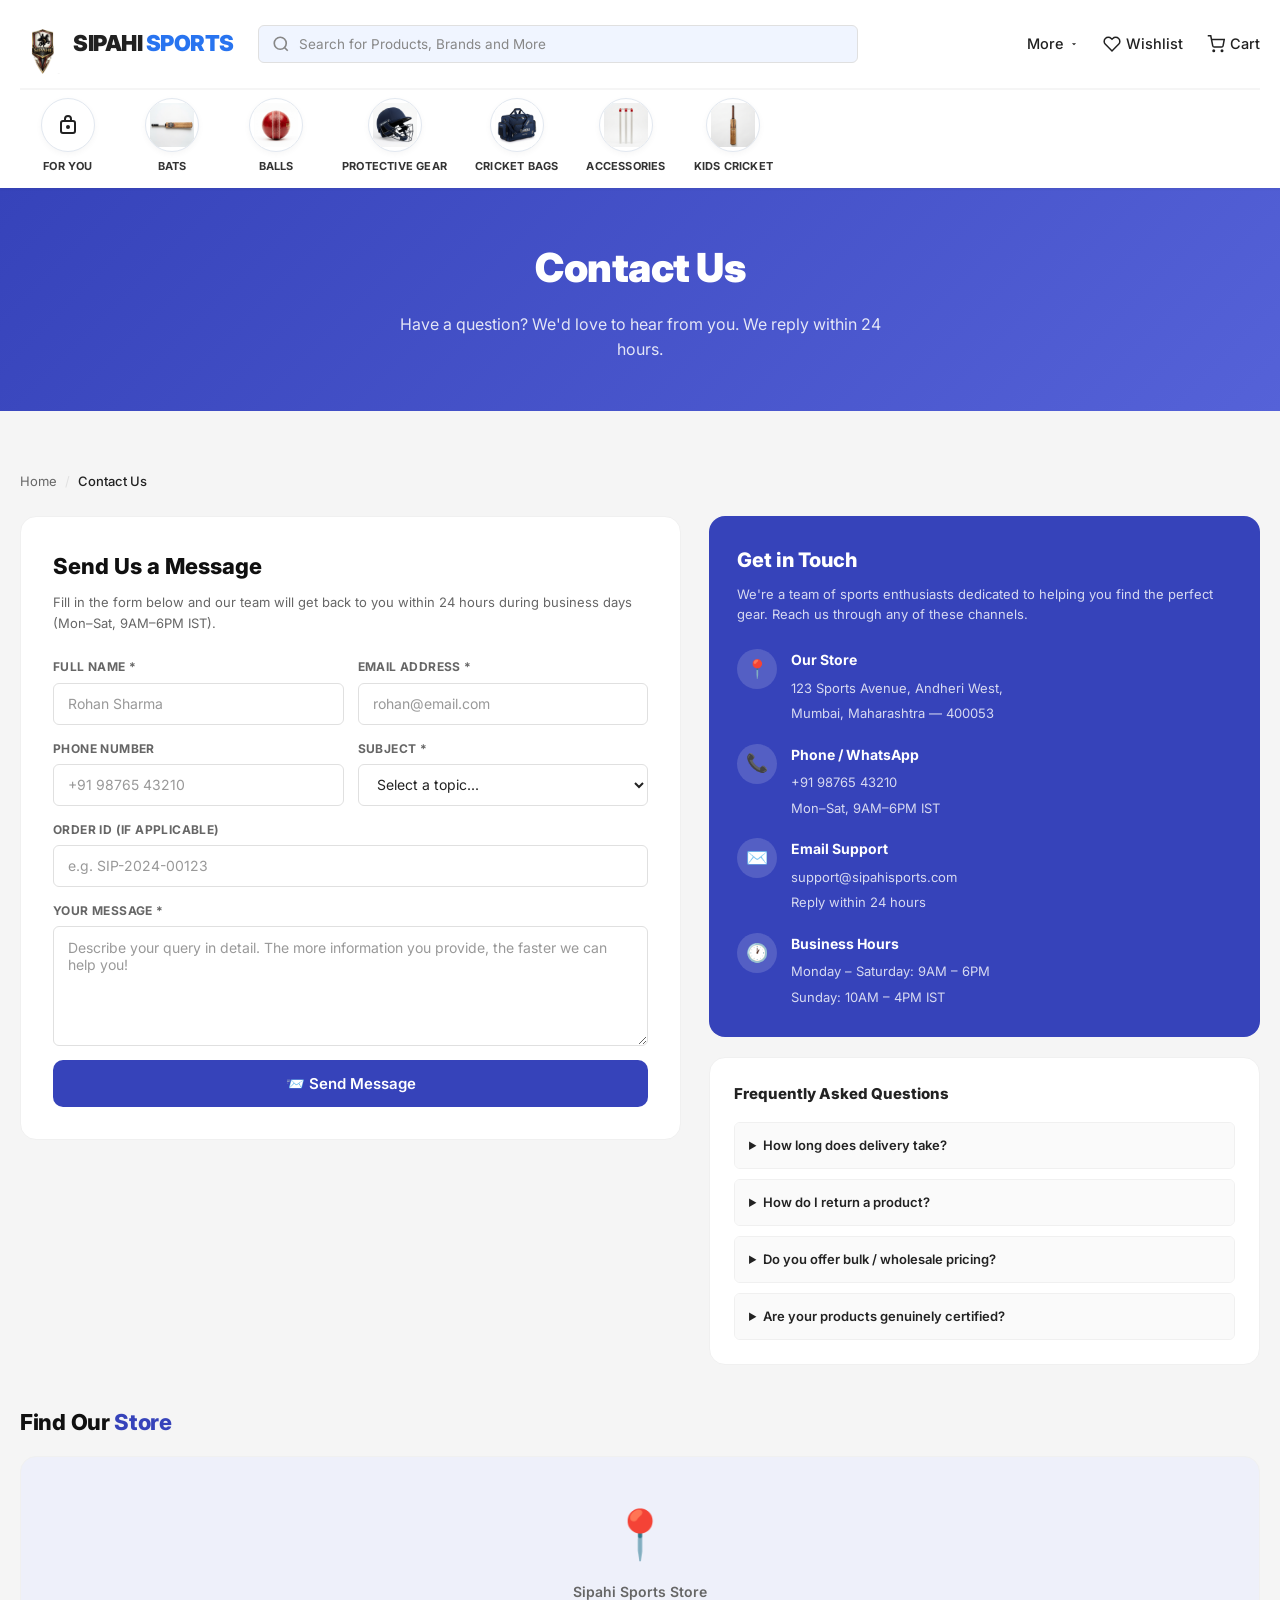
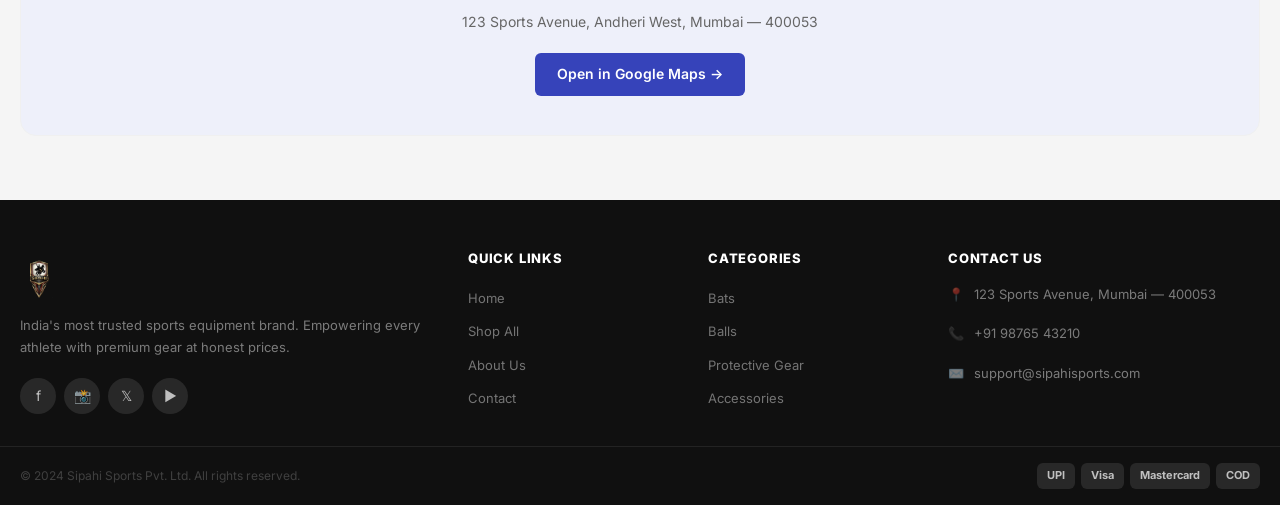
<file: contact.html>
<!DOCTYPE html>
<html lang="en">
<head>
  <meta charset="UTF-8">
  <meta name="viewport" content="width=device-width, initial-scale=1.0">
  <title>Contact Us — Sipahi Sports</title>
  <meta name="description" content="Get in touch with Sipahi Sports. Phone, email, or visit our store. We're here to help with all your sports equipment needs.">
  <link rel="icon" href="images/icon/favicon.png">
  <link rel="stylesheet" href="stylesheets/sipahi.css">
</head>
<body>

<div class="toast-container" id="toast-container"></div>

<!-- ── HEADER ── -->
<header class="site-header" id="site-header">
  <div class="container">
    <!-- Main Header Row -->
    <div class="header-main">
      <div class="header-inner">
        <!-- Brand Logo (Flipkart-style but for Sipahi Sports) -->
        <a href="index.html" class="site-logo">
          <img src="images/logo-client.png" alt="Sipahi Sports" style="height:60px;" onerror="this.style.display='none'">
          <span class="site-logo-text" style="display:inline-block; font-size:22px; font-weight:900; letter-spacing:-0.5px; color:#212121; margin-left:8px;">SIPAHI <span style="color:#2874f0;">SPORTS</span></span>
        </a>

        <!-- Hamburger menu for mobile navigation -->
        <button class="mobile-toggle" id="mobile-toggle" aria-label="Menu" style="display:none;">
          <span></span><span></span><span></span>
        </button>

        <!-- Search Bar -->
        <div class="header-search-wrapper">
          <svg class="header-search-icon" width="18" height="18" fill="none" stroke="currentColor" stroke-width="2.2" viewBox="0 0 24 24"><circle cx="11" cy="11" r="8"/><line x1="21" y1="21" x2="16.65" y2="16.65"/></svg>
          <input type="text" class="header-search-input" id="header-search" placeholder="Search for Products, Brands and More" autocomplete="off">
        </div>

        <!-- Header Actions (More, Wishlist, Cart) -->
        <div class="header-actions-flip">
          <!-- More Dropdown -->
          <div class="action-item-flip more-dropdown-wrapper">
            <span>More</span>
            <svg class="arrow-down" width="10" height="10" fill="currentColor" viewBox="0 0 24 24"><path d="M7 10l5 5 5-5H7z"/></svg>
            <div class="dropdown-menu-flip">
              <a href="contact.html">Customer Care</a>
              <a href="about.html">About Us</a>
              <a href="contact.html">Contact Us</a>
            </div>
          </div>

          <!-- Wishlist Icon -->
          <a href="wishlist.html" class="action-item-flip wishlist-action-flip">
            <svg width="20" height="20" fill="none" stroke="currentColor" stroke-width="2" viewBox="0 0 24 24">
              <path d="M20.84 4.61a5.5 5.5 0 0 0-7.78 0L12 5.67l-1.06-1.06a5.5 5.5 0 0 0-7.78 7.78l1.06 1.06L12 21.23l7.78-7.78 1.06-1.06a5.5 5.5 0 0 0 0-7.78z"/>
            </svg>
            <span>Wishlist</span>
            <span class="wishlist-badge-flip" id="wishlist-count" style="display:none">0</span>
          </a>

          <!-- Cart Icon -->
          <a href="view-cart.html" class="action-item-flip cart-action-flip">
            <svg width="20" height="20" fill="none" stroke="currentColor" stroke-width="2" viewBox="0 0 24 24"><circle cx="9" cy="21" r="1"/><circle cx="20" cy="21" r="1"/><path d="M1 1h4l2.68 13.39a2 2 0 0 0 2 1.61h9.72a2 2 0 0 0 2-1.61L23 6H6"/></svg>
            <span>Cart</span>
            <span class="cart-badge-flip" id="cart-count" style="display:none">0</span>
          </a>
        </div>
      </div>
    </div>

    <!-- Row 3: Categories Bar (sub-nav) -->
    <nav class="sub-nav">
      <ul class="sub-nav-list-flip">
        <li>
          <a href="index.html" class="category-item-flip ">
            <div class="icon-wrapper">
              <svg viewBox="0 0 24 24" width="24" height="24" stroke="currentColor">
                <rect x="5" y="8" width="14" height="12" rx="2" ry="2" />
                <path d="M9 8V6a3 3 0 0 1 6 0v2" stroke="#212121" stroke-width="2" />
                <circle cx="12" cy="14" r="2" fill="#212121" stroke="none" />
              </svg>
            </div>
            <span class="category-label">For You</span>
          </a>
        </li>
        <li>
          <a href="shop-list.html?cat=bats" class="category-item-flip ">
            <div class="icon-wrapper">
              <img src="images/product/cricket-bat.png" alt="Bats" />
            </div>
            <span class="category-label">Bats</span>
          </a>
        </li>
        <li>
          <a href="shop-list.html?cat=balls" class="category-item-flip ">
            <div class="icon-wrapper">
              <img src="images/product/cricket-ball.png" alt="Balls" />
            </div>
            <span class="category-label">Balls</span>
          </a>
        </li>
        <li>
          <a href="shop-list.html?cat=protective" class="category-item-flip ">
            <div class="icon-wrapper">
              <img src="images/product/cricket-helmet.png" alt="Protective Gear" />
            </div>
            <span class="category-label">Protective Gear</span>
          </a>
        </li>
        <li>
          <a href="shop-list.html?cat=bags" class="category-item-flip ">
            <div class="icon-wrapper">
              <img src="images/product/cricket-bag.png" alt="Cricket Bags" />
            </div>
            <span class="category-label">Cricket Bags</span>
          </a>
        </li>
        <li>
          <a href="shop-list.html?cat=accessories" class="category-item-flip ">
            <div class="icon-wrapper">
              <img src="images/product/cricket-stumps.png" alt="Accessories" />
            </div>
            <span class="category-label">Accessories</span>
          </a>
        </li>
        <li>
          <a href="shop-list.html?cat=kids" class="category-item-flip ">
            <div class="icon-wrapper">
              <img src="images/product/cricket-bat-kw.png" alt="Kids Cricket" />
            </div>
            <span class="category-label">Kids Cricket</span>
          </a>
        </li>
      </ul>
    </nav>
  </div>
</header>

<div class="mobile-nav" id="mobile-nav">
  <div class="mobile-nav-overlay"></div>
  <div class="mobile-nav-drawer">
    <div class="mobile-nav-close"><button id="mobile-nav-close" class="btn btn-ghost btn-sm">✕ Close</button></div>
    <ul>
      <li><a href="index.html">🏠 Home</a></li>
      <li><a href="shop-list.html">🏷️ All Sports</a></li>
      <li><a href="about.html">ℹ️ About Us</a></li>
      <li><a href="contact.html">📞 Contact</a></li>
      <li><a href="view-cart.html">🛒 My Cart</a></li>
    </ul>
  </div>
</div>

<!-- ── PAGE HERO ── -->
<div class="page-hero">
  <div class="container">
    <h1>Contact Us</h1>
    <p>Have a question? We'd love to hear from you. We reply within 24 hours.</p>
  </div>
</div>

<!-- ── CONTACT ── -->
<main class="contact-page">
  <div class="container">

    <!-- Breadcrumb -->
    <div class="breadcrumb" style="margin-bottom:24px">
      <a href="index.html">Home</a>
      <span class="sep">/</span>
      <span class="current">Contact Us</span>
    </div>

    <div class="contact-layout">

      <!-- ── CONTACT FORM ── -->
      <div class="contact-form-card">
        <h2 class="contact-form-title">Send Us a Message</h2>
        <p class="contact-form-sub">Fill in the form below and our team will get back to you within 24 hours during business days (Mon–Sat, 9AM–6PM IST).</p>

        <form id="contact-form">
          <div class="form-grid" style="margin-bottom:14px">
            <div class="form-group">
              <label for="c-name">Full Name *</label>
              <input class="form-control" type="text" id="c-name" placeholder="Rohan Sharma" required>
            </div>
            <div class="form-group">
              <label for="c-email">Email Address *</label>
              <input class="form-control" type="email" id="c-email" placeholder="rohan@email.com" required>
            </div>
            <div class="form-group">
              <label for="c-phone">Phone Number</label>
              <input class="form-control" type="tel" id="c-phone" placeholder="+91 98765 43210">
            </div>
            <div class="form-group">
              <label for="c-subject">Subject *</label>
              <select class="form-control" id="c-subject" required>
                <option value="">Select a topic...</option>
                <option>Order Status / Tracking</option>
                <option>Return / Exchange</option>
                <option>Product Query</option>
                <option>Bulk / Wholesale Order</option>
                <option>Sponsorship / Partnership</option>
                <option>Technical Support</option>
                <option>Feedback / Suggestions</option>
                <option>Other</option>
              </select>
            </div>
            <div class="form-group col-span-2">
              <label for="c-order">Order ID (if applicable)</label>
              <input class="form-control" type="text" id="c-order" placeholder="e.g. SIP-2024-00123">
            </div>
            <div class="form-group col-span-2">
              <label for="c-message">Your Message *</label>
              <textarea class="form-control" id="c-message" placeholder="Describe your query in detail. The more information you provide, the faster we can help you!" required style="height:120px"></textarea>
            </div>
          </div>
          <button type="submit" class="btn btn-primary btn-full btn-lg">
            📨 Send Message
          </button>
        </form>
      </div>

      <!-- ── CONTACT INFO ── -->
      <div>
        <div class="contact-info-card">
          <h3 class="contact-info-title">Get in Touch</h3>
          <p class="contact-info-sub">We're a team of sports enthusiasts dedicated to helping you find the perfect gear. Reach us through any of these channels.</p>

          <div class="contact-info-items">
            <div class="contact-info-item">
              <div class="contact-info-icon">📍</div>
              <div class="contact-info-text">
                <strong>Our Store</strong>
                <span>123 Sports Avenue, Andheri West,<br>Mumbai, Maharashtra — 400053</span>
              </div>
            </div>
            <div class="contact-info-item">
              <div class="contact-info-icon">📞</div>
              <div class="contact-info-text">
                <strong>Phone / WhatsApp</strong>
                <span>+91 98765 43210<br>Mon–Sat, 9AM–6PM IST</span>
              </div>
            </div>
            <div class="contact-info-item">
              <div class="contact-info-icon">✉️</div>
              <div class="contact-info-text">
                <strong>Email Support</strong>
                <span>support@sipahisports.com<br>Reply within 24 hours</span>
              </div>
            </div>
            <div class="contact-info-item">
              <div class="contact-info-icon">🕐</div>
              <div class="contact-info-text">
                <strong>Business Hours</strong>
                <span>Monday – Saturday: 9AM – 6PM<br>Sunday: 10AM – 4PM IST</span>
              </div>
            </div>
          </div>
        </div>

        <!-- FAQ Quick Links -->
        <div style="background:#fff;border-radius:var(--radius-lg);border:1px solid var(--border-light);padding:24px;margin-top:20px">
          <h4 style="font-size:15px;font-weight:800;margin-bottom:16px">Frequently Asked Questions</h4>
          <div style="display:flex;flex-direction:column;gap:10px">
            <details style="border:1px solid var(--border-light);border-radius:var(--radius-sm);overflow:hidden">
              <summary style="padding:12px 14px;font-size:13px;font-weight:600;cursor:pointer;background:var(--bg-section)">How long does delivery take?</summary>
              <p style="padding:12px 14px;font-size:13px;color:var(--text-muted);line-height:1.6">Standard delivery takes 3–5 business days across India. Express delivery (1–2 days) is available for metro cities at ₹149 extra.</p>
            </details>
            <details style="border:1px solid var(--border-light);border-radius:var(--radius-sm);overflow:hidden">
              <summary style="padding:12px 14px;font-size:13px;font-weight:600;cursor:pointer;background:var(--bg-section)">How do I return a product?</summary>
              <p style="padding:12px 14px;font-size:13px;color:var(--text-muted);line-height:1.6">You can return any unused product within 30 days of delivery. Just contact us via email or phone and we'll arrange a pickup at no extra charge.</p>
            </details>
            <details style="border:1px solid var(--border-light);border-radius:var(--radius-sm);overflow:hidden">
              <summary style="padding:12px 14px;font-size:13px;font-weight:600;cursor:pointer;background:var(--bg-section)">Do you offer bulk / wholesale pricing?</summary>
              <p style="padding:12px 14px;font-size:13px;color:var(--text-muted);line-height:1.6">Yes! We have special pricing for schools, sports academies, and bulk buyers. Contact us at bulk@sipahisports.com for a custom quote.</p>
            </details>
            <details style="border:1px solid var(--border-light);border-radius:var(--radius-sm);overflow:hidden">
              <summary style="padding:12px 14px;font-size:13px;font-weight:600;cursor:pointer;background:var(--bg-section)">Are your products genuinely certified?</summary>
              <p style="padding:12px 14px;font-size:13px;color:var(--text-muted);line-height:1.6">Absolutely. All Sipahi Sports products are 100% genuine, manufactured to ISI/BIS or equivalent international standards. We carry a 2-year warranty on most products.</p>
            </details>
          </div>
        </div>
      </div>

    </div><!-- /contact-layout -->

    <!-- Map -->
    <div class="map-section">
      <h2 class="section-title" style="margin-bottom:16px">Find Our <span>Store</span></h2>
      <div class="map-embed">
        <div class="map-embed-icon">📍</div>
        <p style="font-weight:600">Sipahi Sports Store</p>
        <p>123 Sports Avenue, Andheri West, Mumbai — 400053</p>
        <a href="https://maps.google.com" target="_blank" class="btn btn-primary" style="margin-top:12px">Open in Google Maps →</a>
      </div>
    </div>

  </div><!-- /container -->
</main>

<!-- ── FOOTER ── -->
<footer class="site-footer">
  <div class="footer-top">
    <div class="container">
      <div class="footer-grid">
        <div class="footer-brand">
          <img src="images/logo-client.png" alt="Sipahi Sports">
          <p>India's most trusted sports equipment brand. Empowering every athlete with premium gear at honest prices.</p>
          <div class="social-links">
            <a href="#" class="social-link">f</a>
            <a href="#" class="social-link">📸</a>
            <a href="#" class="social-link">𝕏</a>
            <a href="#" class="social-link">▶</a>
          </div>
        </div>
        <div class="footer-col">
          <h4>Quick Links</h4>
          <ul>
            <li><a href="index.html">Home</a></li>
            <li><a href="shop-list.html">Shop All</a></li>
            <li><a href="about.html">About Us</a></li>
            <li><a href="contact.html">Contact</a></li>
          </ul>
        </div>
        <div class="footer-col">
          <h4>Categories</h4>
          <ul>
            <li><a href="shop-list.html?cat=bats">Bats</a></li>
            <li><a href="shop-list.html?cat=balls">Balls</a></li>
            <li><a href="shop-list.html?cat=protective">Protective Gear</a></li>
            <li><a href="shop-list.html?cat=accessories">Accessories</a></li>
          </ul>
        </div>
        <div class="footer-col">
          <h4>Contact Us</h4>
          <address>
            <div class="footer-contact-item"><span>📍</span><span>123 Sports Avenue, Mumbai — 400053</span></div>
            <div class="footer-contact-item"><span>📞</span><span>+91 98765 43210</span></div>
            <div class="footer-contact-item"><span>✉️</span><span>support@sipahisports.com</span></div>
          </address>
        </div>
      </div>
    </div>
  </div>
  <div class="footer-bottom">
    <div class="container" style="display:flex;align-items:center;justify-content:space-between;flex-wrap:wrap;gap:12px">
      <p>© 2024 Sipahi Sports Pvt. Ltd. All rights reserved.</p>
      <div class="footer-payment">
        <span class="payment-chip">UPI</span><span class="payment-chip">Visa</span><span class="payment-chip">Mastercard</span><span class="payment-chip">COD</span>
      </div>
    </div>
  </div>
</footer>

<button class="scroll-top" id="scroll-top" aria-label="Scroll to top">↑</button>
<script src="javascript/sipahi.js"></script>
</body>
</html>
</file>
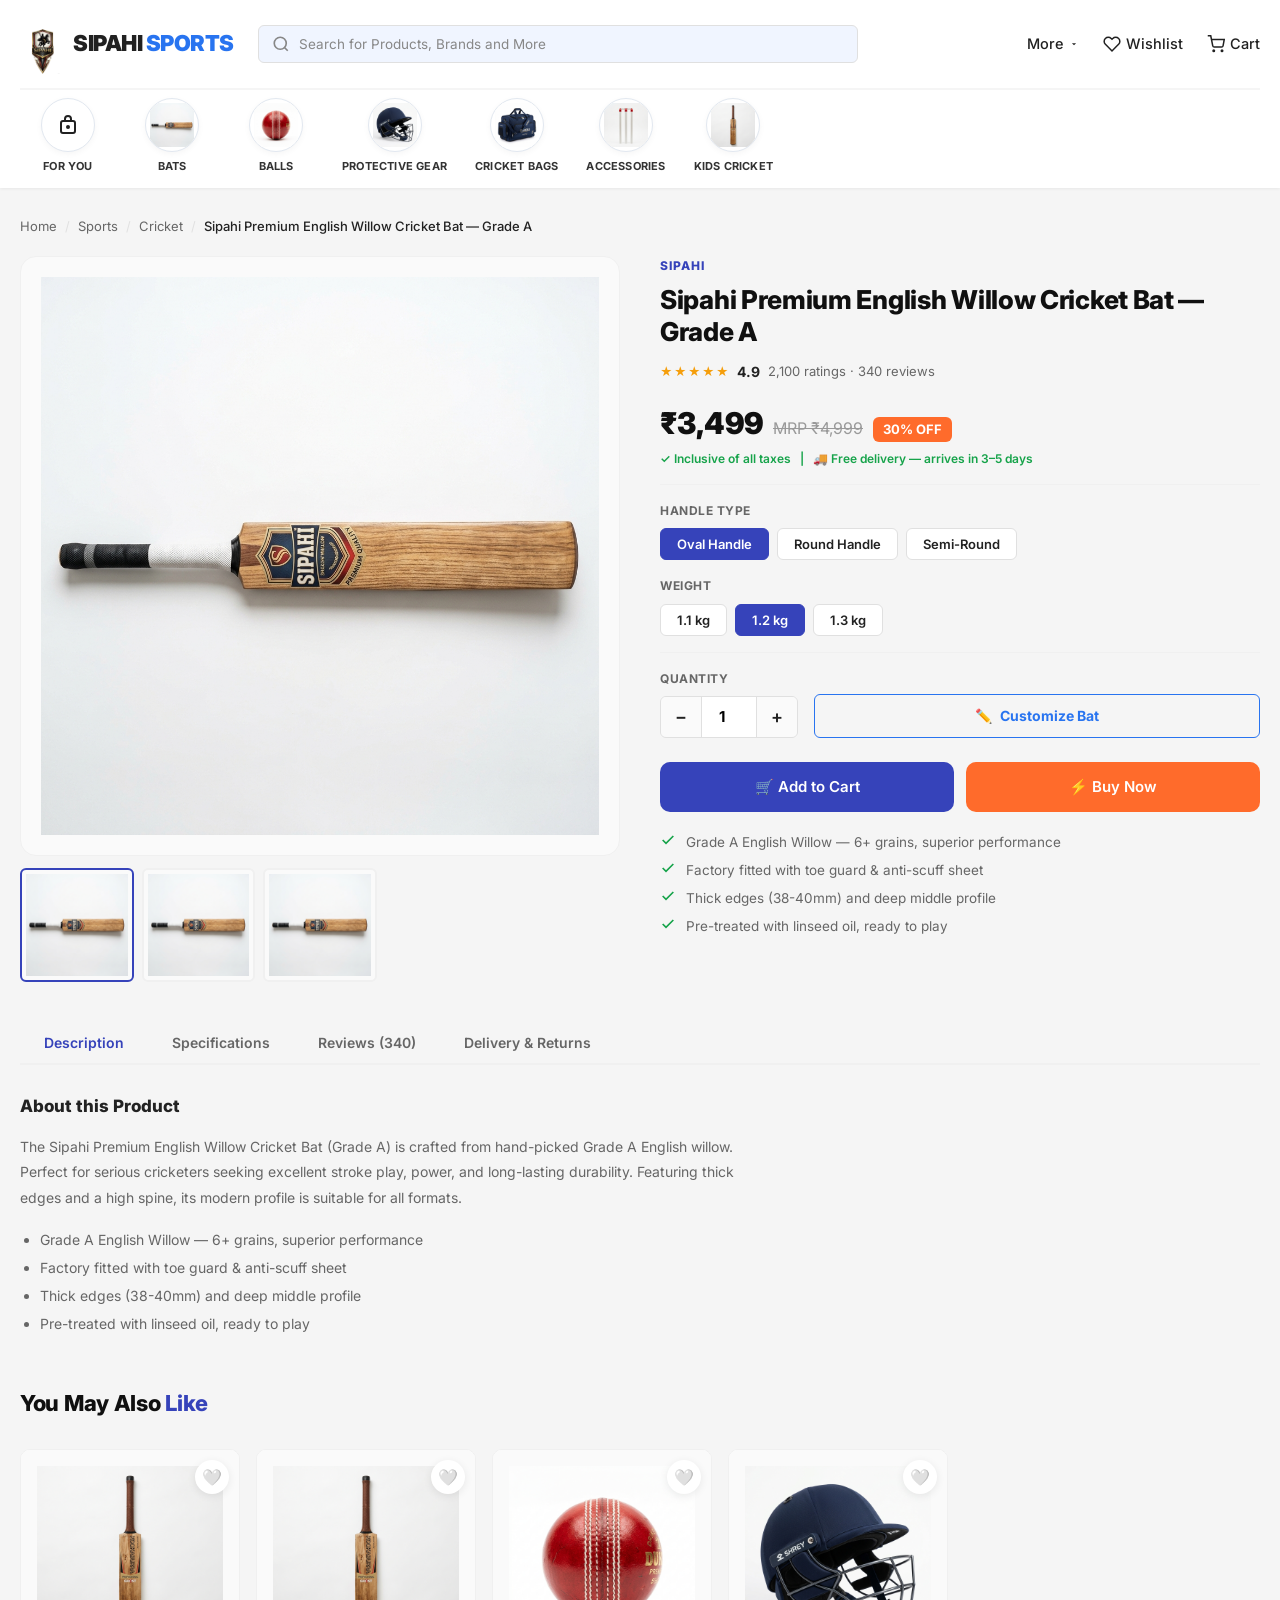
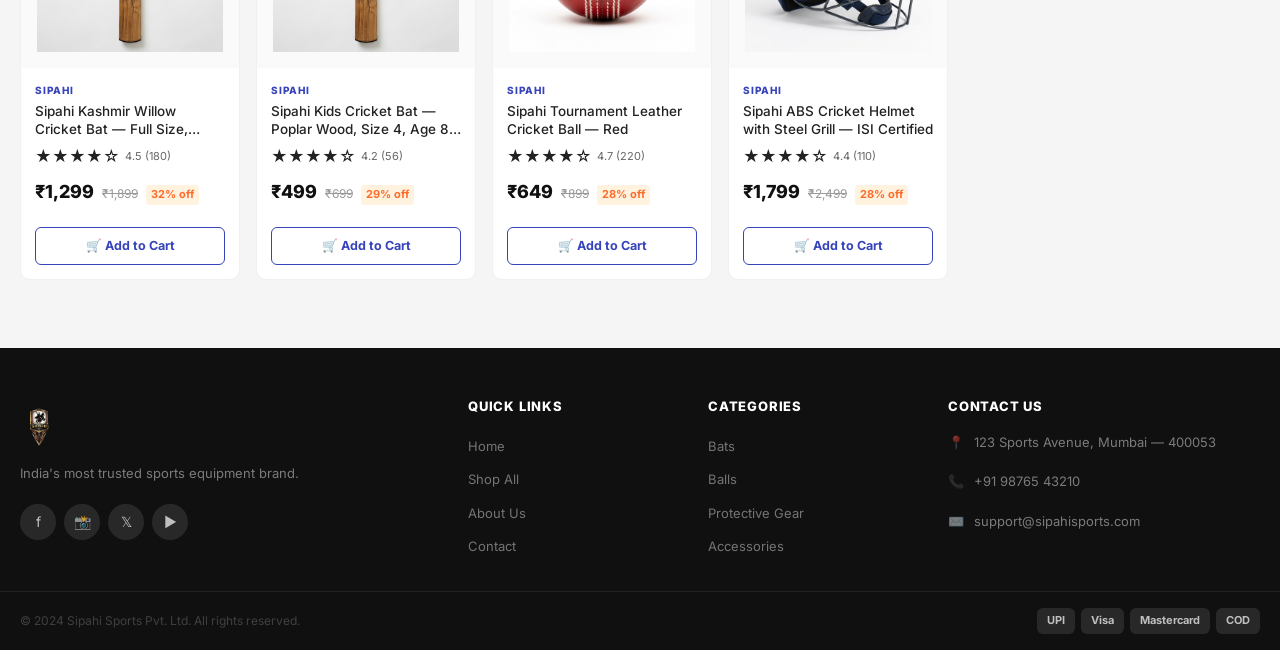
<file: shop-detail.html>
<!DOCTYPE html>
<html lang="en">
<head>
  <meta charset="UTF-8">
  <meta name="viewport" content="width=device-width, initial-scale=1.0">
  <title>Sipahi Premium English Willow Cricket Bat — Sipahi Sports</title>
  <meta name="description" content="Buy the Sipahi Premium English Willow Cricket Bat Grade A online. Professional-grade bat with toe guard, anti-scuff sheet, and 2-year warranty. ₹3,499.">
  <link rel="icon" href="images/icon/favicon.png">
  <link rel="stylesheet" href="stylesheets/sipahi.css">
</head>
<body>

<div class="toast-container" id="toast-container"></div>

<!-- ── HEADER ── -->
<header class="site-header" id="site-header">
  <div class="container">
    <!-- Main Header Row -->
    <div class="header-main">
      <div class="header-inner">
        <!-- Brand Logo (Flipkart-style but for Sipahi Sports) -->
        <a href="index.html" class="site-logo">
          <img src="images/logo-client.png" alt="Sipahi Sports" style="height:60px;" onerror="this.style.display='none'">
          <span class="site-logo-text" style="display:inline-block; font-size:22px; font-weight:900; letter-spacing:-0.5px; color:#212121; margin-left:8px;">SIPAHI <span style="color:#2874f0;">SPORTS</span></span>
        </a>

        <!-- Hamburger menu for mobile navigation -->
        <button class="mobile-toggle" id="mobile-toggle" aria-label="Menu" style="display:none;">
          <span></span><span></span><span></span>
        </button>

        <!-- Search Bar -->
        <div class="header-search-wrapper">
          <svg class="header-search-icon" width="18" height="18" fill="none" stroke="currentColor" stroke-width="2.2" viewBox="0 0 24 24"><circle cx="11" cy="11" r="8"/><line x1="21" y1="21" x2="16.65" y2="16.65"/></svg>
          <input type="text" class="header-search-input" id="header-search" placeholder="Search for Products, Brands and More" autocomplete="off">
        </div>

        <!-- Header Actions (More, Wishlist, Cart) -->
        <div class="header-actions-flip">
          <!-- More Dropdown -->
          <div class="action-item-flip more-dropdown-wrapper">
            <span>More</span>
            <svg class="arrow-down" width="10" height="10" fill="currentColor" viewBox="0 0 24 24"><path d="M7 10l5 5 5-5H7z"/></svg>
            <div class="dropdown-menu-flip">
              <a href="contact.html">Customer Care</a>
              <a href="about.html">About Us</a>
              <a href="contact.html">Contact Us</a>
            </div>
          </div>

          <!-- Wishlist Icon -->
          <a href="wishlist.html" class="action-item-flip wishlist-action-flip">
            <svg width="20" height="20" fill="none" stroke="currentColor" stroke-width="2" viewBox="0 0 24 24">
              <path d="M20.84 4.61a5.5 5.5 0 0 0-7.78 0L12 5.67l-1.06-1.06a5.5 5.5 0 0 0-7.78 7.78l1.06 1.06L12 21.23l7.78-7.78 1.06-1.06a5.5 5.5 0 0 0 0-7.78z"/>
            </svg>
            <span>Wishlist</span>
            <span class="wishlist-badge-flip" id="wishlist-count" style="display:none">0</span>
          </a>

          <!-- Cart Icon -->
          <a href="view-cart.html" class="action-item-flip cart-action-flip">
            <svg width="20" height="20" fill="none" stroke="currentColor" stroke-width="2" viewBox="0 0 24 24"><circle cx="9" cy="21" r="1"/><circle cx="20" cy="21" r="1"/><path d="M1 1h4l2.68 13.39a2 2 0 0 0 2 1.61h9.72a2 2 0 0 0 2-1.61L23 6H6"/></svg>
            <span>Cart</span>
            <span class="cart-badge-flip" id="cart-count" style="display:none">0</span>
          </a>
        </div>
      </div>
    </div>

    <!-- Row 3: Categories Bar (sub-nav) -->
    <nav class="sub-nav">
      <ul class="sub-nav-list-flip">
        <li>
          <a href="index.html" class="category-item-flip ">
            <div class="icon-wrapper">
              <svg viewBox="0 0 24 24" width="24" height="24" stroke="currentColor">
                <rect x="5" y="8" width="14" height="12" rx="2" ry="2" />
                <path d="M9 8V6a3 3 0 0 1 6 0v2" stroke="#212121" stroke-width="2" />
                <circle cx="12" cy="14" r="2" fill="#212121" stroke="none" />
              </svg>
            </div>
            <span class="category-label">For You</span>
          </a>
        </li>
        <li>
          <a href="shop-list.html?cat=bats" class="category-item-flip ">
            <div class="icon-wrapper">
              <img src="images/product/cricket-bat.png" alt="Bats" />
            </div>
            <span class="category-label">Bats</span>
          </a>
        </li>
        <li>
          <a href="shop-list.html?cat=balls" class="category-item-flip ">
            <div class="icon-wrapper">
              <img src="images/product/cricket-ball.png" alt="Balls" />
            </div>
            <span class="category-label">Balls</span>
          </a>
        </li>
        <li>
          <a href="shop-list.html?cat=protective" class="category-item-flip ">
            <div class="icon-wrapper">
              <img src="images/product/cricket-helmet.png" alt="Protective Gear" />
            </div>
            <span class="category-label">Protective Gear</span>
          </a>
        </li>
        <li>
          <a href="shop-list.html?cat=bags" class="category-item-flip ">
            <div class="icon-wrapper">
              <img src="images/product/cricket-bag.png" alt="Cricket Bags" />
            </div>
            <span class="category-label">Cricket Bags</span>
          </a>
        </li>
        <li>
          <a href="shop-list.html?cat=accessories" class="category-item-flip ">
            <div class="icon-wrapper">
              <img src="images/product/cricket-stumps.png" alt="Accessories" />
            </div>
            <span class="category-label">Accessories</span>
          </a>
        </li>
        <li>
          <a href="shop-list.html?cat=kids" class="category-item-flip ">
            <div class="icon-wrapper">
              <img src="images/product/cricket-bat-kw.png" alt="Kids Cricket" />
            </div>
            <span class="category-label">Kids Cricket</span>
          </a>
        </li>
      </ul>
    </nav>
  </div>
</header>

<div class="mobile-nav" id="mobile-nav">
  <div class="mobile-nav-overlay"></div>
  <div class="mobile-nav-drawer">
    <div class="mobile-nav-close"><button id="mobile-nav-close" class="btn btn-ghost btn-sm">✕ Close</button></div>
    <ul>
      <li><a href="index.html">🏠 Home</a></li>
      <li><a href="shop-list.html">🏷️ All Sports</a></li>
      <li><a href="shop-list.html?cat=cricket">🏏 Cricket</a></li>
      <li><a href="view-cart.html">🛒 My Cart</a></li>
    </ul>
  </div>
</div>

<!-- ── PRODUCT DETAIL ── -->
<main class="detail-page">
  <div class="container">

    <!-- Breadcrumb -->
    <div class="breadcrumb">
      <a href="index.html">Home</a>
      <span class="sep">/</span>
      <a href="shop-list.html">Sports</a>
      <span class="sep">/</span>
      <a href="shop-list.html?cat=cricket">Cricket</a>
      <span class="sep">/</span>
      <span class="current">Premium English Willow Cricket Bat</span>
    </div>

    <div class="detail-layout">

      <!-- ── GALLERY ── -->
      <div class="gallery-section">
        <div class="gallery-main">
          <img src="images/product/product-detail-1.jpg" alt="Sipahi Premium English Willow Cricket Bat" id="gallery-main-img">
        </div>
        <div class="gallery-thumbs">
          <div class="gallery-thumb active" data-src="images/product/product-detail-1.jpg">
            <img src="images/product/product-detail-1.jpg" alt="View 1">
          </div>
          <div class="gallery-thumb" data-src="images/product/product-detail-2.jpg">
            <img src="images/product/product-detail-2.jpg" alt="View 2">
          </div>
          <div class="gallery-thumb" data-src="images/product/product-detail-3.jpg">
            <img src="images/product/product-detail-3.jpg" alt="View 3">
          </div>
          <div class="gallery-thumb" data-src="images/product/product-detail-4.jpg">
            <img src="images/product/product-detail-4.jpg" alt="View 4">
          </div>
          <div class="gallery-thumb" data-src="images/product/product-detail-5.jpg">
            <img src="images/product/product-detail-5.jpg" alt="View 5">
          </div>
        </div>
      </div>

      <!-- ── PRODUCT INFO ── -->
      <div class="detail-info" data-product="p1">
        <p class="detail-brand">SIPAHI</p>
        <h1 class="detail-name">Premium English Willow Cricket Bat — Grade A, Full Size</h1>

        <div class="detail-rating">
          <div class="stars">
            <span class="star filled">★</span><span class="star filled">★</span><span class="star filled">★</span><span class="star filled">★</span><span class="star filled">★</span>
          </div>
          <span style="font-size:14px;font-weight:700">4.9</span>
          <span style="font-size:13px;color:var(--text-muted)">2,100 ratings · 340 reviews</span>
        </div>

        <div class="detail-price">
          <span class="detail-price-now">₹3,499</span>
          <span class="detail-price-mrp">MRP ₹4,999</span>
          <span class="detail-price-off">30% OFF</span>
        </div>
        <p style="font-size:12px;color:var(--success);font-weight:600;margin-top:-14px;margin-bottom:16px">
          ✓ Inclusive of all taxes &nbsp; | &nbsp; 🚚 Free delivery — arrives in 3–5 days
        </p>

        <div class="detail-divider"></div>

        <!-- Handle Type -->
        <p class="variant-label">Handle Type</p>
        <div class="variant-options">
          <button class="variant-btn active">Oval Handle</button>
          <button class="variant-btn">Round Handle</button>
          <button class="variant-btn">Semi-Round</button>
        </div>

        <!-- Weight -->
        <p class="variant-label">Weight</p>
        <div class="variant-options">
          <button class="variant-btn">1.1 kg</button>
          <button class="variant-btn active">1.2 kg</button>
          <button class="variant-btn">1.3 kg</button>
        </div>

        <div class="detail-divider"></div>

        <!-- Quantity & Customize Row -->
        <div class="qty-custom-row" style="display:flex; align-items:center; gap:16px; margin-bottom:24px;">
          <div>
            <p class="qty-label" style="margin-bottom:8px">Quantity</p>
            <div class="qty-picker" style="margin-bottom:0" data-qty-picker>
              <button class="qty-btn" data-qty-minus>−</button>
              <input class="qty-val" type="number" value="1" min="1" max="99" data-qty-val>
              <button class="qty-btn" data-qty-plus>+</button>
            </div>
          </div>
          <div style="flex-grow:1; align-self:flex-end">
            <button class="btn btn-outline" id="btn-customize-bat" style="width:100%; height:44px; display:flex; align-items:center; justify-content:center; gap:8px; border-color:#2874f0; color:#2874f0; font-weight:700; border-radius:var(--radius-sm);">
              <span>✏️</span> Customize Bat
            </button>
          </div>
        </div>
        
        <!-- Customization Summary Display -->
        <div id="customization-summary" style="display:none; background:#f0f5ff; border:1px dashed #2874f0; border-radius:var(--radius-sm); padding:10px 14px; margin-bottom:24px; font-size:13px; color:#1e3a8a; line-height:1.5;">
          <strong>Customization applied:</strong>
          <div id="custom-details-text" style="margin-top:4px; font-weight:500;"></div>
        </div>

        <!-- CTA Buttons -->
        <div class="detail-actions">
        <button class="btn btn-primary btn-lg" id="detail-add-cart"
          data-product-id="p1"
          data-product-name="Sipahi Premium English Willow Cricket Bat Grade A"
          data-product-price="3499"
          data-product-mrp="4999"
          data-product-img="images/product/cricket-bat.png">
          🛒 Add to Cart
        </button>
          <button class="btn btn-accent btn-lg" onclick="window.location.href='check-out.html'">
            ⚡ Buy Now
          </button>
        </div>

        <!-- Features -->
        <div class="detail-features">
          <div class="detail-feature">
            <svg width="16" height="16" fill="none" stroke="currentColor" stroke-width="2.5" viewBox="0 0 24 24"><polyline points="20 6 9 17 4 12"/></svg>
            <span>Grade A English Willow — 6+ grains, superior performance</span>
          </div>
          <div class="detail-feature">
            <svg width="16" height="16" fill="none" stroke="currentColor" stroke-width="2.5" viewBox="0 0 24 24"><polyline points="20 6 9 17 4 12"/></svg>
            <span>Factory fitted with toe guard &amp; anti-scuff sheet</span>
          </div>
          <div class="detail-feature">
            <svg width="16" height="16" fill="none" stroke="currentColor" stroke-width="2.5" viewBox="0 0 24 24"><polyline points="20 6 9 17 4 12"/></svg>
            <span>Free delivery on orders above ₹999</span>
          </div>
          <div class="detail-feature">
            <svg width="16" height="16" fill="none" stroke="currentColor" stroke-width="2.5" viewBox="0 0 24 24"><polyline points="20 6 9 17 4 12"/></svg>
            <span>30-day easy returns &amp; 2-year manufacturer warranty</span>
          </div>
          <div class="detail-feature">
            <svg width="16" height="16" fill="none" stroke="currentColor" stroke-width="2.5" viewBox="0 0 24 24"><polyline points="20 6 9 17 4 12"/></svg>
            <span>Linseed oil pre-treated, ready to play</span>
          </div>
        </div>

      </div><!-- /detail-info -->
    </div><!-- /detail-layout -->

    <!-- ── TABS ── -->
    <div class="detail-tabs">
      <div class="tab-list" data-tab-group="product-tabs">
        <button class="tab-btn active" data-tab-btn="description">Description</button>
        <button class="tab-btn" data-tab-btn="specs">Specifications</button>
        <button class="tab-btn" data-tab-btn="reviews">Reviews (340)</button>
        <button class="tab-btn" data-tab-btn="delivery">Delivery & Returns</button>
      </div>

      <!-- Description -->
      <div class="tab-panel active" data-tab-panel="product-tabs" data-tab="description">
        <div style="max-width:720px">
          <h3 style="font-size:17px;font-weight:800;margin-bottom:14px">About this Bat</h3>
          <p style="font-size:14px;color:var(--text-muted);line-height:1.8;margin-bottom:16px">
            The <strong>Sipahi Premium English Willow Cricket Bat Grade A</strong> is crafted from hand-picked Grade A English willow sourced from the finest suppliers. It's designed for serious cricketers who demand superior stroke play, better wood quality, and greater longevity.
          </p>
          <p style="font-size:14px;color:var(--text-muted);line-height:1.8;margin-bottom:16px">
            Each bat undergoes a rigorous 14-step quality check before it reaches you. The thick edges and a high spine profile make this bat perfect for modern T20 stroke play while maintaining the classic driving capability needed for Test cricket.
          </p>
          <ul style="font-size:14px;color:var(--text-muted);line-height:2;padding-left:20px;list-style:disc">
            <li>Premium Grade A English willow with 6+ grains</li>
            <li>High spine profile for maximum power</li>
            <li>Factory fitted anti-scuff sheet & toe guard</li>
            <li>Pre-oiled with natural linseed oil</li>
            <li>Comes with protective bag & bat cover</li>
            <li>Suitable for leather ball cricket</li>
            <li>Knocking recommended before use</li>
          </ul>
        </div>
      </div>

      <!-- Specs -->
      <div class="tab-panel" data-tab-panel="product-tabs" data-tab="specs">
        <table class="specs-table" style="max-width:640px">
          <tbody>
            <tr><td>Brand</td><td>Sipahi Sports</td></tr>
            <tr><td>Material</td><td>Grade A English Willow</td></tr>
            <tr><td>Size</td><td>Full Size (Size 6 / Men's)</td></tr>
            <tr><td>Weight</td><td>1.1 kg / 1.2 kg / 1.3 kg (choose above)</td></tr>
            <tr><td>Handle Type</td><td>Oval / Round / Semi-Round</td></tr>
            <tr><td>Spine Height</td><td>High Spine (58–62mm)</td></tr>
            <tr><td>Edges</td><td>42–44mm</td></tr>
            <tr><td>Grains</td><td>6+ grains</td></tr>
            <tr><td>Toe Guard</td><td>Yes, factory-fitted</td></tr>
            <tr><td>Anti-Scuff Sheet</td><td>Yes, transparent PVC</td></tr>
            <tr><td>Grip</td><td>Premium octopus grip</td></tr>
            <tr><td>Suitable For</td><td>Leather ball cricket (club / professional)</td></tr>
            <tr><td>Warranty</td><td>2 Years (manufacturing defects)</td></tr>
            <tr><td>Country of Origin</td><td>India</td></tr>
            <tr><td>SKU</td><td>SIP-CRK-BAT-001-A</td></tr>
          </tbody>
        </table>
      </div>

      <!-- Reviews -->
      <div class="tab-panel" data-tab-panel="product-tabs" data-tab="reviews">
        <!-- Summary -->
        <div style="display:flex;gap:32px;align-items:center;margin-bottom:28px;padding:20px;background:var(--bg-section);border-radius:var(--radius-md);flex-wrap:wrap">
          <div style="text-align:center">
            <div style="font-size:56px;font-weight:900;color:var(--dark);line-height:1">4.9</div>
            <div class="stars" style="justify-content:center;font-size:18px;margin:6px 0">
              <span class="star filled">★</span><span class="star filled">★</span><span class="star filled">★</span><span class="star filled">★</span><span class="star filled">★</span>
            </div>
            <div style="font-size:12px;color:var(--text-muted)">2,100 ratings</div>
          </div>
          <div style="flex:1;min-width:200px">
            <div style="display:flex;align-items:center;gap:8px;margin-bottom:6px"><span style="font-size:12px;width:30px">5★</span><div style="flex:1;height:6px;background:var(--border);border-radius:3px;overflow:hidden"><div style="width:85%;height:100%;background:#F59E0B;border-radius:3px"></div></div><span style="font-size:12px;color:var(--text-muted);width:30px">85%</span></div>
            <div style="display:flex;align-items:center;gap:8px;margin-bottom:6px"><span style="font-size:12px;width:30px">4★</span><div style="flex:1;height:6px;background:var(--border);border-radius:3px;overflow:hidden"><div style="width:10%;height:100%;background:#F59E0B;border-radius:3px"></div></div><span style="font-size:12px;color:var(--text-muted);width:30px">10%</span></div>
            <div style="display:flex;align-items:center;gap:8px;margin-bottom:6px"><span style="font-size:12px;width:30px">3★</span><div style="flex:1;height:6px;background:var(--border);border-radius:3px;overflow:hidden"><div style="width:3%;height:100%;background:#F59E0B;border-radius:3px"></div></div><span style="font-size:12px;color:var(--text-muted);width:30px">3%</span></div>
            <div style="display:flex;align-items:center;gap:8px;margin-bottom:6px"><span style="font-size:12px;width:30px">2★</span><div style="flex:1;height:6px;background:var(--border);border-radius:3px;overflow:hidden"><div style="width:1%;height:100%;background:#F59E0B;border-radius:3px"></div></div><span style="font-size:12px;color:var(--text-muted);width:30px">1%</span></div>
            <div style="display:flex;align-items:center;gap:8px"><span style="font-size:12px;width:30px">1★</span><div style="flex:1;height:6px;background:var(--border);border-radius:3px;overflow:hidden"><div style="width:1%;height:100%;background:#F59E0B;border-radius:3px"></div></div><span style="font-size:12px;color:var(--text-muted);width:30px">1%</span></div>
          </div>
        </div>

        <div class="review-card">
          <div class="review-header">
            <img class="reviewer-avatar" src="images/product/review-1.jpg" alt="Rohan Sharma">
            <div>
              <div class="reviewer-name">Rohan Sharma</div>
              <div class="stars" style="font-size:13px"><span class="star filled">★</span><span class="star filled">★</span><span class="star filled">★</span><span class="star filled">★</span><span class="star filled">★</span></div>
              <div class="review-date">Verified Purchase · June 2024</div>
            </div>
          </div>
          <p class="review-body">Excellent bat! The willow quality is outstanding — I can feel the difference from my previous bat immediately. Great pickup weight and the anti-scuff sheet came pre-applied. Highly recommend for any serious cricketer!</p>
        </div>

        <div class="review-card">
          <div class="review-header">
            <img class="reviewer-avatar" src="images/product/review-2.jpg" alt="Priya Patel">
            <div>
              <div class="reviewer-name">Priya Patel</div>
              <div class="stars" style="font-size:13px"><span class="star filled">★</span><span class="star filled">★</span><span class="star filled">★</span><span class="star filled">★</span><span class="star half">★</span></div>
              <div class="review-date">Verified Purchase · May 2024</div>
            </div>
          </div>
          <p class="review-body">Bought this for club cricket and it's been fantastic. The packaging was very professional and the bat came with a protective sleeve. Great value for money at this price point.</p>
        </div>

        <div class="review-card">
          <div class="review-header">
            <img class="reviewer-avatar" src="images/product/review-3.jpg" alt="Arjun Mehta">
            <div>
              <div class="reviewer-name">Arjun Mehta</div>
              <div class="stars" style="font-size:13px"><span class="star filled">★</span><span class="star filled">★</span><span class="star filled">★</span><span class="star filled">★</span><span class="star filled">★</span></div>
              <div class="review-date">Verified Purchase · April 2024</div>
            </div>
          </div>
          <p class="review-body">I've used many bats over the years — this Sipahi Grade A is genuinely one of the best. The grains are perfect, the willow is springy, and the knock-out time was minimal. Delivery was fast too!</p>
        </div>
      </div>

      <!-- Delivery -->
      <div class="tab-panel" data-tab-panel="product-tabs" data-tab="delivery">
        <div style="max-width:600px;display:flex;flex-direction:column;gap:20px">
          <div style="padding:20px;background:var(--bg-section);border-radius:var(--radius-md);border-left:4px solid var(--primary)">
            <h4 style="font-weight:800;margin-bottom:8px">🚚 Delivery</h4>
            <p style="font-size:14px;color:var(--text-muted);line-height:1.7">Free delivery on orders above ₹999. Standard delivery in 3–5 business days across India. Express delivery (1–2 days) available at ₹149 extra for metro cities.</p>
          </div>
          <div style="padding:20px;background:var(--bg-section);border-radius:var(--radius-md);border-left:4px solid var(--success)">
            <h4 style="font-weight:800;margin-bottom:8px">🔄 Returns</h4>
            <p style="font-size:14px;color:var(--text-muted);line-height:1.7">30-day easy return policy. If you're not satisfied for any reason, return the unused product in original packaging for a full refund or exchange. No questions asked.</p>
          </div>
          <div style="padding:20px;background:var(--bg-section);border-radius:var(--radius-md);border-left:4px solid var(--warning)">
            <h4 style="font-weight:800;margin-bottom:8px">🛡️ Warranty</h4>
            <p style="font-size:14px;color:var(--text-muted);line-height:1.7">2-year manufacturer warranty against manufacturing defects. Normal wear and tear, knocking damage, or misuse are not covered under warranty.</p>
          </div>
        </div>
      </div>

    </div><!-- /detail-tabs -->

    <!-- ── RELATED PRODUCTS ── -->
    <div style="margin-top:48px">
      <div class="section-header">
        <h2 class="section-title">You May Also <span>Like</span></h2>
      </div>
      <div class="scroll-products">
        <div class="product-card" data-product="p2">
          <a href="shop-detail.html?id=p2" class="product-link"></a>
          <div class="product-img-wrap"><button class="product-wishlist" data-product-id="p2" data-product-name="Sipahi Tournament Leather Cricket Ball" data-product-price="649" data-product-mrp="899" data-product-img="images/product/cricket-ball.png">🤍</button><img src="images/product/cricket-ball.png" alt="Cricket Ball" loading="lazy"></div>
          <div class="product-body">
            <p class="product-brand">SIPAHI</p><h3 class="product-name">Tournament Leather Cricket Ball</h3>
            <div class="product-price"><span class="price-now">₹649</span><span class="price-mrp">₹899</span></div>
          </div>
          <div class="product-footer"><button class="btn-add-cart" data-product-id="p2" data-product-name="Sipahi Tournament Leather Cricket Ball" data-product-price="649" data-product-mrp="899" data-product-img="images/product/cricket-ball.png">Add to Cart</button></div>
        </div>
        <div class="product-card" data-product="p4">
          <a href="shop-detail.html?id=p4" class="product-link"></a>
          <div class="product-img-wrap"><button class="product-wishlist" data-product-id="p4" data-product-name="Sipahi Leather Batting Gloves" data-product-price="649" data-product-mrp="899" data-product-img="images/product/cricket-gloves.png">🤍</button><img src="images/product/cricket-gloves.png" alt="Batting Gloves" loading="lazy"></div>
          <div class="product-body">
            <p class="product-brand">SIPAHI</p><h3 class="product-name">Leather Batting Gloves</h3>
            <div class="product-price"><span class="price-now">₹649</span><span class="price-mrp">₹899</span></div>
          </div>
          <div class="product-footer"><button class="btn-add-cart" data-product-id="p4" data-product-name="Sipahi Leather Batting Gloves" data-product-price="649" data-product-mrp="899" data-product-img="images/product/cricket-gloves.png">Add to Cart</button></div>
        </div>
        <div class="product-card" data-product="p5">
          <a href="shop-detail.html?id=p5" class="product-link"></a>
          <div class="product-img-wrap"><button class="product-wishlist" data-product-id="p5" data-product-name="Sipahi Pro Batting Pads" data-product-price="999" data-product-mrp="1399" data-product-img="images/product/cricket-pads.png">🤍</button><img src="images/product/cricket-pads.png" alt="Batting Pads" loading="lazy"></div>
          <div class="product-body">
            <p class="product-brand">SIPAHI</p><h3 class="product-name">Pro Batting Pads — EVA Foam</h3>
            <div class="product-price"><span class="price-now">₹999</span><span class="price-mrp">₹1,399</span></div>
          </div>
          <div class="product-footer"><button class="btn-add-cart" data-product-id="p5" data-product-name="Sipahi Pro Batting Pads" data-product-price="999" data-product-mrp="1399" data-product-img="images/product/cricket-pads.png">Add to Cart</button></div>
        </div>
        <div class="product-card" data-product="p3">
          <a href="shop-detail.html?id=p3" class="product-link"></a>
          <div class="product-img-wrap"><button class="product-wishlist" data-product-id="p3" data-product-name="Sipahi ABS Cricket Helmet" data-product-price="1799" data-product-mrp="2499" data-product-img="images/product/cricket-helmet.png">🤍</button><img src="images/product/cricket-helmet.png" alt="Cricket Helmet" loading="lazy"></div>
          <div class="product-body">
            <p class="product-brand">SIPAHI</p><h3 class="product-name">ABS Cricket Helmet with Steel Grill</h3>
            <div class="product-price"><span class="price-now">₹1,799</span><span class="price-mrp">₹2,499</span></div>
          </div>
          <div class="product-footer"><button class="btn-add-cart" data-product-id="p3" data-product-name="Sipahi ABS Cricket Helmet" data-product-price="1799" data-product-mrp="2499" data-product-img="images/product/cricket-helmet.png">Add to Cart</button></div>
        </div>
      </div>
    </div>

  </div><!-- /container -->
</main>

<!-- ── FOOTER ── -->
<footer class="site-footer">
  <div class="footer-top">
    <div class="container">
      <div class="footer-grid">
        <div class="footer-brand">
          <img src="images/logo-client.png" alt="Sipahi Sports">
          <p>India's most trusted sports equipment brand.</p>
          <div class="social-links">
            <a href="#" class="social-link">f</a>
            <a href="#" class="social-link">📸</a>
            <a href="#" class="social-link">𝕏</a>
            <a href="#" class="social-link">▶</a>
          </div>
        </div>
        <div class="footer-col">
          <h4>Quick Links</h4>
          <ul>
            <li><a href="index.html">Home</a></li>
            <li><a href="shop-list.html">Shop All</a></li>
            <li><a href="about.html">About Us</a></li>
            <li><a href="contact.html">Contact</a></li>
          </ul>
        </div>
        <div class="footer-col">
          <h4>Categories</h4>
          <ul>
            <li><a href="shop-list.html?cat=bats">Bats</a></li>
            <li><a href="shop-list.html?cat=balls">Balls</a></li>
            <li><a href="shop-list.html?cat=protective">Protective Gear</a></li>
            <li><a href="shop-list.html?cat=accessories">Accessories</a></li>
          </ul>
        </div>
        <div class="footer-col">
          <h4>Contact Us</h4>
          <address>
            <div class="footer-contact-item"><span>📍</span><span>123 Sports Avenue, Mumbai — 400053</span></div>
            <div class="footer-contact-item"><span>📞</span><span>+91 98765 43210</span></div>
            <div class="footer-contact-item"><span>✉️</span><span>support@sipahisports.com</span></div>
          </address>
        </div>
      </div>
    </div>
  </div>
  <div class="footer-bottom">
    <div class="container" style="display:flex;align-items:center;justify-content:space-between;flex-wrap:wrap;gap:12px">
      <p>© 2024 Sipahi Sports Pvt. Ltd. All rights reserved.</p>
      <div class="footer-payment">
        <span class="payment-chip">UPI</span><span class="payment-chip">Visa</span><span class="payment-chip">Mastercard</span><span class="payment-chip">COD</span>
      </div>
    </div>
  </div>
</footer>

<!-- ── CUSTOMIZATION MODAL ── -->
<div class="modal-overlay" id="customize-modal">
  <div class="modal-container">
    <!-- Modal Header -->
    <div style="padding: 16px 20px; border-bottom: 1px solid #edf2f7; display: flex; align-items: center; justify-content: space-between;">
      <h3 style="font-size: 16px; font-weight: 800; margin: 0; color: #1a202c; display: flex; align-items: center; gap: 8px;">
        <span>🏏</span> Customize Your Cricket Bat
      </h3>
      <button id="close-customize-modal" style="background: none; border: none; font-size: 20px; cursor: pointer; color: #718096; line-height: 1; padding: 4px;">✕</button>
    </div>
    <!-- Modal Body -->
    <form id="customize-form" style="padding: 20px; display: flex; flex-direction: column; gap: 16px; margin: 0;">
      <div>
        <label for="custom-text" style="display: block; font-size: 13px; font-weight: 700; color: #4a5568; margin-bottom: 8px;">Customization Details</label>
        <textarea id="custom-text" placeholder="Enter your customization instructions (e.g., name engraving, grip preference, or special requests)" style="width: 100%; height: 110px; padding: 12px; border: 1.5px solid #cbd5e0; border-radius: 8px; font-size: 13px; outline: none; font-family: inherit; resize: none; box-sizing: border-box; transition: border-color 0.2s;" onfocus="this.style.borderColor='#2874f0'" onblur="this.style.borderColor='#cbd5e0'"></textarea>
        <span style="font-size: 11px; color: #718096; margin-top: 6px; display: block; line-height: 1.4;">Enter any details you want customized on your cricket bat. Our team will review this when preparing your order.</span>
      </div>

      <!-- Apply Customization Button -->
      <button type="submit" style="background: #2874f0; color: #fff; border: none; padding: 12px; border-radius: 8px; font-weight: 700; font-size: 14px; cursor: pointer; display: flex; align-items: center; justify-content: center; gap: 8px; margin-top: 8px; transition: background 0.15s ease;">
        Apply Customization
      </button>
    </form>
  </div>
</div>

<button class="scroll-top" id="scroll-top" aria-label="Scroll to top">↑</button>
<script src="javascript/sipahi.js"></script>
</body>
</html>
</file>
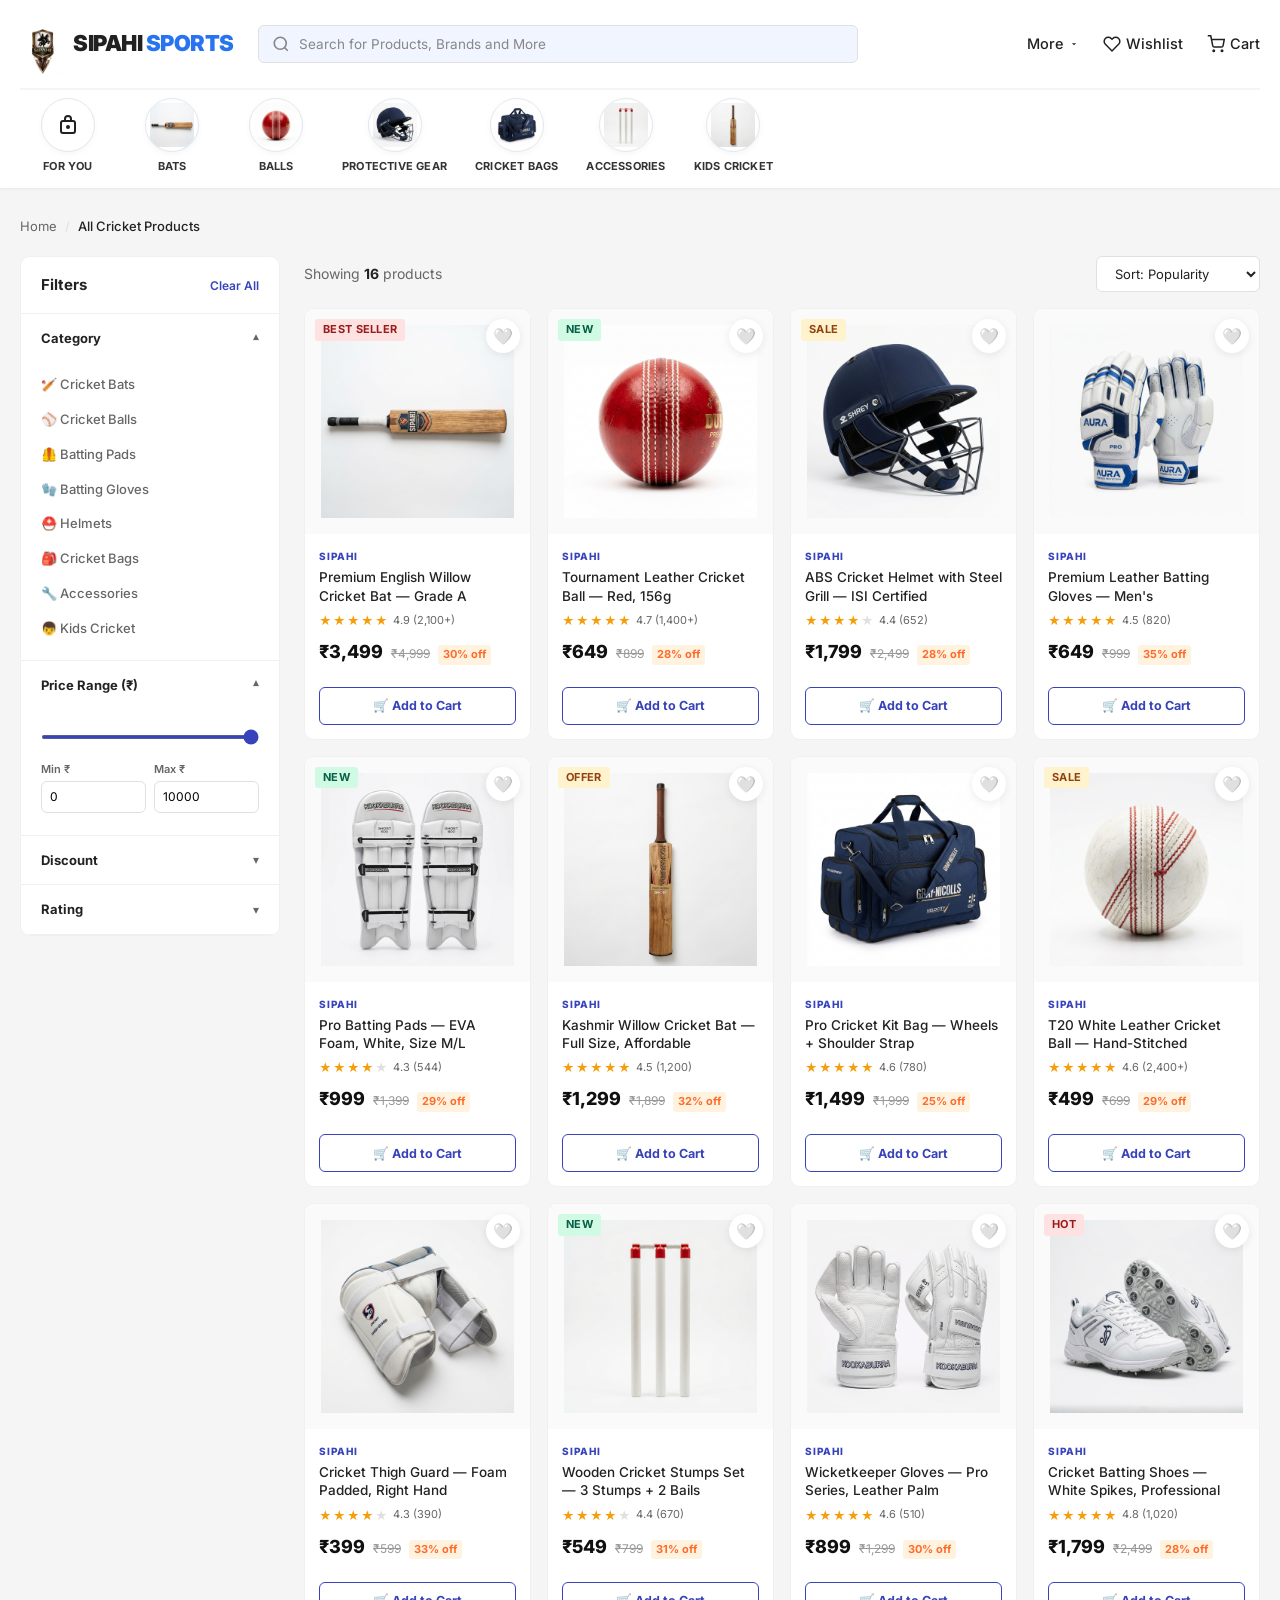
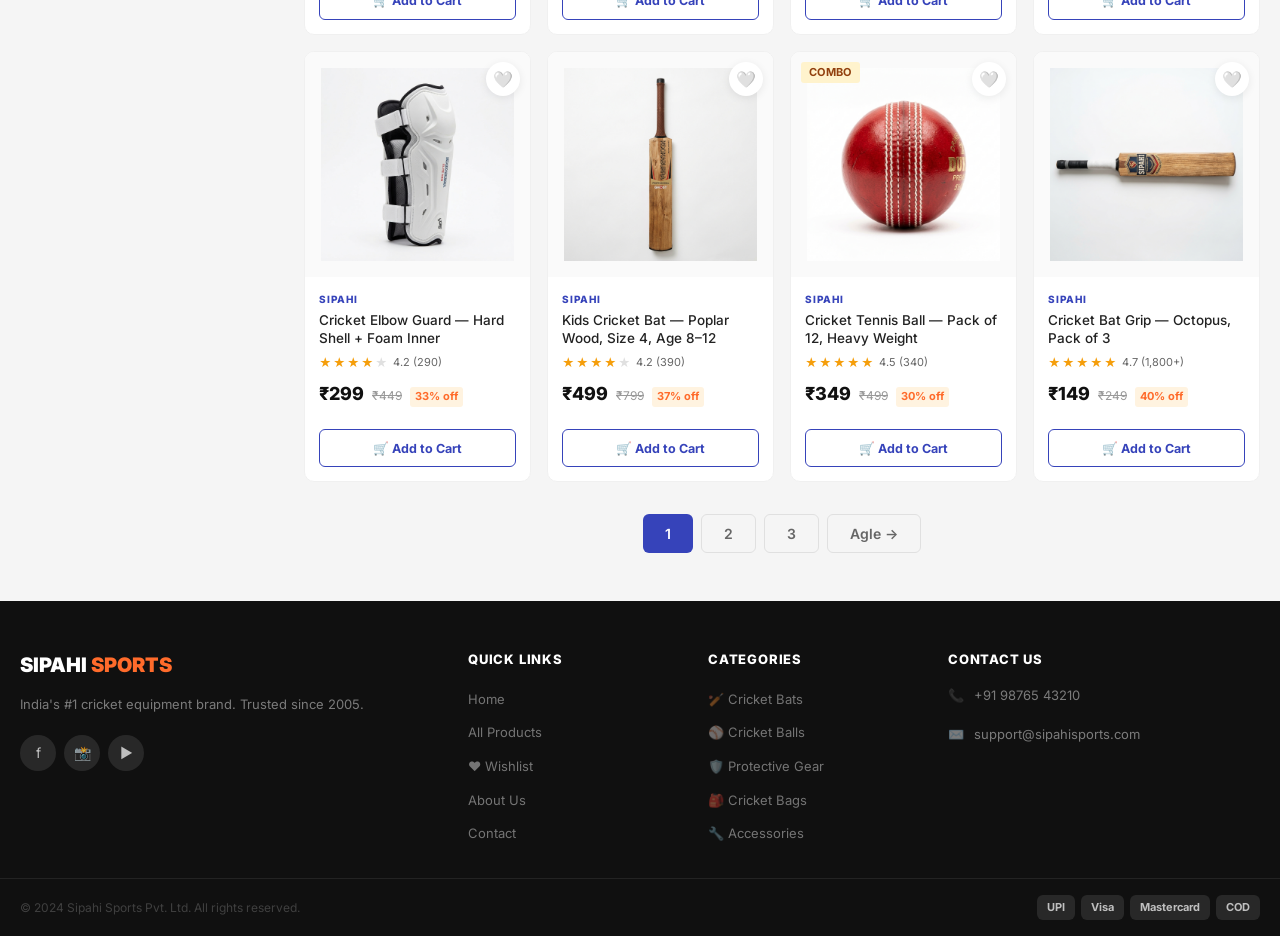
<file: shop-list.html>
<!DOCTYPE html>
<html lang="en">
<head>
  <meta charset="UTF-8">
  <meta name="viewport" content="width=device-width, initial-scale=1.0">
  <title>Cricket Equipment Shop — Sipahi Sports</title>
  <meta name="description" content="Buy cricket bats, balls, helmets, gloves, pads, bags and accessories. Sipahi Sports — India's #1 cricket equipment store.">
  <link rel="icon" href="images/icon/favicon.png">
  <link rel="stylesheet" href="stylesheets/sipahi.css">
</head>
<body>

<div class="toast-container" id="toast-container"></div>

<!-- ══ HEADER ══════════════════════════════════════════════════ -->
<header class="site-header" id="site-header">
  <div class="container">
    <!-- Main Header Row -->
    <div class="header-main">
      <div class="header-inner">
        <!-- Brand Logo (Flipkart-style but for Sipahi Sports) -->
        <a href="index.html" class="site-logo">
          <img src="images/logo-client.png" alt="Sipahi Sports" style="height:60px;" onerror="this.style.display='none'">
          <span class="site-logo-text" style="display:inline-block; font-size:22px; font-weight:900; letter-spacing:-0.5px; color:#212121; margin-left:8px;">SIPAHI <span style="color:#2874f0;">SPORTS</span></span>
        </a>

        <!-- Hamburger menu for mobile navigation -->
        <button class="mobile-toggle" id="mobile-toggle" aria-label="Menu" style="display:none;">
          <span></span><span></span><span></span>
        </button>

        <!-- Search Bar -->
        <div class="header-search-wrapper">
          <svg class="header-search-icon" width="18" height="18" fill="none" stroke="currentColor" stroke-width="2.2" viewBox="0 0 24 24"><circle cx="11" cy="11" r="8"/><line x1="21" y1="21" x2="16.65" y2="16.65"/></svg>
          <input type="text" class="header-search-input" id="header-search" placeholder="Search for Products, Brands and More" autocomplete="off">
        </div>

        <!-- Header Actions (More, Wishlist, Cart) -->
        <div class="header-actions-flip">
          <!-- More Dropdown -->
          <div class="action-item-flip more-dropdown-wrapper">
            <span>More</span>
            <svg class="arrow-down" width="10" height="10" fill="currentColor" viewBox="0 0 24 24"><path d="M7 10l5 5 5-5H7z"/></svg>
            <div class="dropdown-menu-flip">
              <a href="contact.html">Customer Care</a>
              <a href="about.html">About Us</a>
              <a href="contact.html">Contact Us</a>
            </div>
          </div>

          <!-- Wishlist Icon -->
          <a href="wishlist.html" class="action-item-flip wishlist-action-flip">
            <svg width="20" height="20" fill="none" stroke="currentColor" stroke-width="2" viewBox="0 0 24 24">
              <path d="M20.84 4.61a5.5 5.5 0 0 0-7.78 0L12 5.67l-1.06-1.06a5.5 5.5 0 0 0-7.78 7.78l1.06 1.06L12 21.23l7.78-7.78 1.06-1.06a5.5 5.5 0 0 0 0-7.78z"/>
            </svg>
            <span>Wishlist</span>
            <span class="wishlist-badge-flip" id="wishlist-count" style="display:none">0</span>
          </a>

          <!-- Cart Icon -->
          <a href="view-cart.html" class="action-item-flip cart-action-flip">
            <svg width="20" height="20" fill="none" stroke="currentColor" stroke-width="2" viewBox="0 0 24 24"><circle cx="9" cy="21" r="1"/><circle cx="20" cy="21" r="1"/><path d="M1 1h4l2.68 13.39a2 2 0 0 0 2 1.61h9.72a2 2 0 0 0 2-1.61L23 6H6"/></svg>
            <span>Cart</span>
            <span class="cart-badge-flip" id="cart-count" style="display:none">0</span>
          </a>
        </div>
      </div>
    </div>

    <!-- Row 3: Categories Bar (sub-nav) -->
    <nav class="sub-nav">
      <ul class="sub-nav-list-flip">
        <li>
          <a href="index.html" class="category-item-flip ">
            <div class="icon-wrapper">
              <svg viewBox="0 0 24 24" width="24" height="24" stroke="currentColor">
                <rect x="5" y="8" width="14" height="12" rx="2" ry="2" />
                <path d="M9 8V6a3 3 0 0 1 6 0v2" stroke="#212121" stroke-width="2" />
                <circle cx="12" cy="14" r="2" fill="#212121" stroke="none" />
              </svg>
            </div>
            <span class="category-label">For You</span>
          </a>
        </li>
        <li>
          <a href="shop-list.html?cat=bats" class="category-item-flip ">
            <div class="icon-wrapper">
              <img src="images/product/cricket-bat.png" alt="Bats" />
            </div>
            <span class="category-label">Bats</span>
          </a>
        </li>
        <li>
          <a href="shop-list.html?cat=balls" class="category-item-flip ">
            <div class="icon-wrapper">
              <img src="images/product/cricket-ball.png" alt="Balls" />
            </div>
            <span class="category-label">Balls</span>
          </a>
        </li>
        <li>
          <a href="shop-list.html?cat=protective" class="category-item-flip ">
            <div class="icon-wrapper">
              <img src="images/product/cricket-helmet.png" alt="Protective Gear" />
            </div>
            <span class="category-label">Protective Gear</span>
          </a>
        </li>
        <li>
          <a href="shop-list.html?cat=bags" class="category-item-flip ">
            <div class="icon-wrapper">
              <img src="images/product/cricket-bag.png" alt="Cricket Bags" />
            </div>
            <span class="category-label">Cricket Bags</span>
          </a>
        </li>
        <li>
          <a href="shop-list.html?cat=accessories" class="category-item-flip ">
            <div class="icon-wrapper">
              <img src="images/product/cricket-stumps.png" alt="Accessories" />
            </div>
            <span class="category-label">Accessories</span>
          </a>
        </li>
        <li>
          <a href="shop-list.html?cat=kids" class="category-item-flip ">
            <div class="icon-wrapper">
              <img src="images/product/cricket-bat-kw.png" alt="Kids Cricket" />
            </div>
            <span class="category-label">Kids Cricket</span>
          </a>
        </li>
      </ul>
    </nav>
  </div>
</header>

<!-- Mobile Nav -->
<div class="mobile-nav" id="mobile-nav">
  <div class="mobile-nav-overlay"></div>
  <div class="mobile-nav-drawer">
    <div class="mobile-nav-close"><button id="mobile-nav-close" class="btn btn-ghost btn-sm">✕ Close</button></div>
    <ul>
      <li><a href="index.html">🏠 Home</a></li>
      <li><a href="shop-list.html">🏏 All Products</a></li>
      <li><a href="shop-list.html?cat=bats">🏏 Cricket Bats</a></li>
      <li><a href="shop-list.html?cat=balls">⚾ Cricket Balls</a></li>
      <li><a href="shop-list.html?cat=protective">🛡️ Protective Gear</a></li>
      <li><a href="shop-list.html?cat=bags">🎒 Cricket Bags</a></li>
      <li><a href="shop-list.html?cat=accessories">🔧 Accessories</a></li>
      <li><a href="shop-list.html?cat=kids">👦 Kids Cricket</a></li>
      <li><a href="wishlist.html">❤️ Wishlist</a></li>
      <li><a href="view-cart.html">🛒 My Cart</a></li>
    </ul>
  </div>
</div>

<!-- ── MOBILE FILTER BAR ── -->
<div class="mobile-filter-bar">
  <div class="container" style="display:flex;gap:8px;overflow-x:auto;padding:8px 0">
    <button class="filter-chip" id="filter-chip">
      <svg width="13" height="13" fill="none" stroke="currentColor" stroke-width="2" viewBox="0 0 24 24"><polygon points="22 3 2 3 10 12.46 10 19 14 21 14 12.46 22 3"/></svg>
      Filters
    </button>
    <button class="filter-chip active" data-cat="all" onclick="window.location.href='shop-list.html'">All</button>
    <button class="filter-chip" data-cat="bats" onclick="window.location.href='shop-list.html?cat=bats'">🏏 Bats</button>
    <button class="filter-chip" data-cat="balls" onclick="window.location.href='shop-list.html?cat=balls'">⚾ Balls</button>
    <button class="filter-chip" data-cat="protective" onclick="window.location.href='shop-list.html?cat=protective'">🛡️ Protective</button>
    <button class="filter-chip" data-cat="bags" onclick="window.location.href='shop-list.html?cat=bags'">🎒 Bags</button>
    <button class="filter-chip" data-cat="accessories" onclick="window.location.href='shop-list.html?cat=accessories'">🔧 Accessories</button>
    <button class="filter-chip" data-cat="kids" onclick="window.location.href='shop-list.html?cat=kids'">👦 Kids</button>
  </div>
</div>

<!-- ── MAIN CONTENT ── -->
<main class="shop-page">
  <div class="container">

    <!-- Breadcrumb -->
    <div class="breadcrumb">
      <a href="index.html">Home</a>
      <span class="sep">/</span>
      <span class="current listing-title">All Cricket Products</span>
    </div>

    <div class="shop-layout">

      <!-- ── FILTER SIDEBAR ── -->
      <aside class="filter-sidebar" id="filter-sidebar">
        <div class="filter-header">
          <h3>Filters</h3>
          <button class="filter-clear" onclick="window.location.href='shop-list.html'">Clear All</button>
        </div>

        <!-- Category -->
        <div class="filter-group open">
          <div class="filter-group-header">
            <span class="filter-group-title">Category</span>
            <span class="filter-group-icon">▾</span>
          </div>
          <div class="filter-group-body">
            <a href="shop-list.html?cat=bats" class="filter-option-link">🏏 Cricket Bats</a>
            <a href="shop-list.html?cat=balls" class="filter-option-link">⚾ Cricket Balls</a>
            <a href="shop-list.html?cat=pads" class="filter-option-link">🦺 Batting Pads</a>
            <a href="shop-list.html?cat=gloves" class="filter-option-link">🧤 Batting Gloves</a>
            <a href="shop-list.html?cat=helmets" class="filter-option-link">⛑️ Helmets</a>
            <a href="shop-list.html?cat=bags" class="filter-option-link">🎒 Cricket Bags</a>
            <a href="shop-list.html?cat=accessories" class="filter-option-link">🔧 Accessories</a>
            <a href="shop-list.html?cat=kids" class="filter-option-link">👦 Kids Cricket</a>
          </div>
        </div>

        <!-- Bat Type -->
        <div class="filter-group open" id="filter-bat-type" style="display: none;">
          <div class="filter-group-header">
            <span class="filter-group-title">Bat Type</span>
            <span class="filter-group-icon">▾</span>
          </div>
          <div class="filter-group-body">
            <label class="filter-option"><input type="checkbox" data-filter-bat="english"> English Willow</label>
            <label class="filter-option"><input type="checkbox" data-filter-bat="kashmir"> Kashmir Willow</label>
            <label class="filter-option"><input type="checkbox" data-filter-bat="tennis"> Tennis Ball Bat</label>
            <label class="filter-option"><input type="checkbox" data-filter-bat="kids"> Kids Bat</label>
          </div>
        </div>

        <!-- Ball Type -->
        <div class="filter-group open" id="filter-ball-type" style="display: none;">
          <div class="filter-group-header">
            <span class="filter-group-title">Ball Type</span>
            <span class="filter-group-icon">▾</span>
          </div>
          <div class="filter-group-body">
            <label class="filter-option"><input type="checkbox" data-filter-ball="leather"> Leather Ball</label>
            <label class="filter-option"><input type="checkbox" data-filter-ball="tennis"> Tennis Ball</label>
          </div>
        </div>

        <!-- Protection Type -->
        <div class="filter-group open" id="filter-protection-type" style="display: none;">
          <div class="filter-group-header">
            <span class="filter-group-title">Protection Type</span>
            <span class="filter-group-icon">▾</span>
          </div>
          <div class="filter-group-body">
            <label class="filter-option"><input type="checkbox" data-filter-prot="helmet"> Helmets</label>
            <label class="filter-option"><input type="checkbox" data-filter-prot="pads"> Batting Pads</label>
            <label class="filter-option"><input type="checkbox" data-filter-prot="gloves"> Gloves (Batting & Keeper)</label>
            <label class="filter-option"><input type="checkbox" data-filter-prot="guards"> Guards (Thigh & Elbow)</label>
          </div>
        </div>

        <!-- Price -->
        <div class="filter-group open">
          <div class="filter-group-header">
            <span class="filter-group-title">Price Range (₹)</span>
            <span class="filter-group-icon">▾</span>
          </div>
          <div class="filter-group-body">
            <div class="price-range">
              <input type="range" min="0" max="10000" value="10000" id="price-range" style="width:100%">
              <div class="price-inputs" style="display:flex;gap:8px;margin-top:8px">
                <div style="flex:1">
                  <label style="font-size:11px;color:var(--text-muted);font-weight:600">Min ₹</label>
                  <input type="number" id="price-min" value="0" min="0" style="width:100%;height:32px;padding:0 8px;border:1px solid var(--border);border-radius:var(--radius-sm);font-size:12px">
                </div>
                <div style="flex:1">
                  <label style="font-size:11px;color:var(--text-muted);font-weight:600">Max ₹</label>
                  <input type="number" id="price-max" value="10000" min="0" style="width:100%;height:32px;padding:0 8px;border:1px solid var(--border);border-radius:var(--radius-sm);font-size:12px">
                </div>
              </div>
            </div>
          </div>
        </div>

        <!-- Discount -->
        <div class="filter-group">
          <div class="filter-group-header">
            <span class="filter-group-title">Discount</span>
            <span class="filter-group-icon">▾</span>
          </div>
          <div class="filter-group-body">
            <label class="filter-option"><input type="checkbox" data-filter-discount="10"> 10% and above</label>
            <label class="filter-option"><input type="checkbox" data-filter-discount="20"> 20% and above</label>
            <label class="filter-option"><input type="checkbox" data-filter-discount="30"> 30% and above</label>
          </div>
        </div>

        <!-- Rating -->
        <div class="filter-group">
          <div class="filter-group-header">
            <span class="filter-group-title">Rating</span>
            <span class="filter-group-icon">▾</span>
          </div>
          <div class="filter-group-body">
            <label class="filter-option"><input type="checkbox" data-filter-rating="4.5"> ★★★★★ 4.5+</label>
            <label class="filter-option"><input type="checkbox" data-filter-rating="4.0"> ★★★★ 4.0+</label>
            <label class="filter-option"><input type="checkbox" data-filter-rating="3.0"> ★★★ 3.0+</label>
          </div>
        </div>
      </aside>

      <!-- ── PRODUCT GRID ── -->
      <div class="listing-area">
        <div class="listing-header">
          <p class="listing-count">Showing <strong>16</strong> products</p>
          <select class="sort-select" id="sort-select">
            <option>Sort: Popularity</option>
            <option>Price: Low to High</option>
            <option>Price: High to Low</option>
            <option>Newest First</option>
            <option>Top Rated</option>
          </select>
        </div>

        <div class="products-grid">

          <!-- 1: English Willow Bat -->
          <div class="product-card" data-product="p1" data-category="bats">
            <a href="shop-detail.html?id=p1" class="product-link" aria-label="English Willow Bat"></a>
            <div class="product-img-wrap">
              <div class="product-badges"><span class="badge badge-hot">BEST SELLER</span></div>
              <button class="product-wishlist" data-product-id="p1" data-product-name="Sipahi Premium English Willow Cricket Bat Grade A" data-product-price="3499" data-product-mrp="4999" data-product-img="images/product/cricket-bat.png">🤍</button>
              <img src="images/product/cricket-bat.png" alt="English Willow Cricket Bat" loading="lazy">
            </div>
            <div class="product-body">
              <p class="product-brand">SIPAHI</p>
              <h3 class="product-name">Premium English Willow Cricket Bat — Grade A</h3>
              <div class="product-rating"><div class="stars"><span class="star filled">★</span><span class="star filled">★</span><span class="star filled">★</span><span class="star filled">★</span><span class="star filled">★</span></div><span class="rating-count">4.9 (2,100+)</span></div>
              <div class="product-price"><span class="price-now">₹3,499</span><span class="price-mrp">₹4,999</span><span class="price-off">30% off</span></div>
            </div>
            <div class="product-footer">
              <button class="btn-add-cart" data-product-id="p1" data-product-name="Sipahi Premium English Willow Cricket Bat Grade A" data-product-price="3499" data-product-mrp="4999" data-product-img="images/product/cricket-bat.png">🛒 Add to Cart</button>
            </div>
          </div>

          <!-- 2: Leather Ball -->
          <div class="product-card" data-product="p2" data-category="balls">
            <a href="shop-detail.html?id=p2" class="product-link" aria-label="Leather Cricket Ball"></a>
            <div class="product-img-wrap">
              <div class="product-badges"><span class="badge badge-new">NEW</span></div>
              <button class="product-wishlist" data-product-id="p2" data-product-name="Sipahi Tournament Leather Cricket Ball — Red" data-product-price="649" data-product-mrp="899" data-product-img="images/product/cricket-ball.png">🤍</button>
              <img src="images/product/cricket-ball.png" alt="Leather Cricket Ball" loading="lazy">
            </div>
            <div class="product-body">
              <p class="product-brand">SIPAHI</p>
              <h3 class="product-name">Tournament Leather Cricket Ball — Red, 156g</h3>
              <div class="product-rating"><div class="stars"><span class="star filled">★</span><span class="star filled">★</span><span class="star filled">★</span><span class="star filled">★</span><span class="star half">★</span></div><span class="rating-count">4.7 (1,400+)</span></div>
              <div class="product-price"><span class="price-now">₹649</span><span class="price-mrp">₹899</span><span class="price-off">28% off</span></div>
            </div>
            <div class="product-footer">
              <button class="btn-add-cart" data-product-id="p2" data-product-name="Sipahi Tournament Leather Cricket Ball — Red" data-product-price="649" data-product-mrp="899" data-product-img="images/product/cricket-ball.png">🛒 Add to Cart</button>
            </div>
          </div>

          <!-- 3: Cricket Helmet -->
          <div class="product-card" data-product="p3" data-category="protective helmets">
            <a href="shop-detail.html?id=p3" class="product-link" aria-label="Cricket Helmet"></a>
            <div class="product-img-wrap">
              <div class="product-badges"><span class="badge badge-sale">SALE</span></div>
              <button class="product-wishlist" data-product-id="p3" data-product-name="Sipahi ABS Cricket Helmet with Steel Grill" data-product-price="1799" data-product-mrp="2499" data-product-img="images/product/cricket-helmet.png">🤍</button>
              <img src="images/product/cricket-helmet.png" alt="Cricket Helmet" loading="lazy">
            </div>
            <div class="product-body">
              <p class="product-brand">SIPAHI</p>
              <h3 class="product-name">ABS Cricket Helmet with Steel Grill — ISI Certified</h3>
              <div class="product-rating"><div class="stars"><span class="star filled">★</span><span class="star filled">★</span><span class="star filled">★</span><span class="star filled">★</span><span class="star">★</span></div><span class="rating-count">4.4 (652)</span></div>
              <div class="product-price"><span class="price-now">₹1,799</span><span class="price-mrp">₹2,499</span><span class="price-off">28% off</span></div>
            </div>
            <div class="product-footer">
              <button class="btn-add-cart" data-product-id="p3" data-product-name="Sipahi ABS Cricket Helmet with Steel Grill" data-product-price="1799" data-product-mrp="2499" data-product-img="images/product/cricket-helmet.png">🛒 Add to Cart</button>
            </div>
          </div>

          <!-- 4: Batting Gloves -->
          <div class="product-card" data-product="p4" data-category="protective gloves">
            <a href="shop-detail.html?id=p4" class="product-link" aria-label="Batting Gloves"></a>
            <div class="product-img-wrap">
              <button class="product-wishlist" data-product-id="p4" data-product-name="Sipahi Premium Leather Batting Gloves" data-product-price="649" data-product-mrp="999" data-product-img="images/product/cricket-gloves.png">🤍</button>
              <img src="images/product/cricket-gloves.png" alt="Batting Gloves" loading="lazy">
            </div>
            <div class="product-body">
              <p class="product-brand">SIPAHI</p>
              <h3 class="product-name">Premium Leather Batting Gloves — Men's</h3>
              <div class="product-rating"><div class="stars"><span class="star filled">★</span><span class="star filled">★</span><span class="star filled">★</span><span class="star filled">★</span><span class="star half">★</span></div><span class="rating-count">4.5 (820)</span></div>
              <div class="product-price"><span class="price-now">₹649</span><span class="price-mrp">₹999</span><span class="price-off">35% off</span></div>
            </div>
            <div class="product-footer">
              <button class="btn-add-cart" data-product-id="p4" data-product-name="Sipahi Premium Leather Batting Gloves" data-product-price="649" data-product-mrp="999" data-product-img="images/product/cricket-gloves.png">🛒 Add to Cart</button>
            </div>
          </div>

          <!-- 5: Batting Pads -->
          <div class="product-card" data-product="p5" data-category="protective pads">
            <a href="shop-detail.html?id=p5" class="product-link" aria-label="Batting Pads"></a>
            <div class="product-img-wrap">
              <div class="product-badges"><span class="badge badge-new">NEW</span></div>
              <button class="product-wishlist" data-product-id="p5" data-product-name="Sipahi Pro Batting Pads EVA Foam" data-product-price="999" data-product-mrp="1399" data-product-img="images/product/cricket-pads.png">🤍</button>
              <img src="images/product/cricket-pads.png" alt="Batting Pads" loading="lazy">
            </div>
            <div class="product-body">
              <p class="product-brand">SIPAHI</p>
              <h3 class="product-name">Pro Batting Pads — EVA Foam, White, Size M/L</h3>
              <div class="product-rating"><div class="stars"><span class="star filled">★</span><span class="star filled">★</span><span class="star filled">★</span><span class="star filled">★</span><span class="star">★</span></div><span class="rating-count">4.3 (544)</span></div>
              <div class="product-price"><span class="price-now">₹999</span><span class="price-mrp">₹1,399</span><span class="price-off">29% off</span></div>
            </div>
            <div class="product-footer">
              <button class="btn-add-cart" data-product-id="p5" data-product-name="Sipahi Pro Batting Pads EVA Foam" data-product-price="999" data-product-mrp="1399" data-product-img="images/product/cricket-pads.png">🛒 Add to Cart</button>
            </div>
          </div>

          <!-- 6: Kashmir Willow Bat -->
          <div class="product-card" data-product="p8" data-category="bats">
            <a href="shop-detail.html?id=p8" class="product-link" aria-label="Kashmir Willow Bat"></a>
            <div class="product-img-wrap">
              <div class="product-badges"><span class="badge badge-sale">OFFER</span></div>
              <button class="product-wishlist" data-product-id="p8" data-product-name="Sipahi Kashmir Willow Cricket Bat" data-product-price="1299" data-product-mrp="1899" data-product-img="images/product/cricket-bat-kw.png">🤍</button>
              <img src="images/product/cricket-bat-kw.png" alt="Kashmir Willow Bat" loading="lazy">
            </div>
            <div class="product-body">
              <p class="product-brand">SIPAHI</p>
              <h3 class="product-name">Kashmir Willow Cricket Bat — Full Size, Affordable</h3>
              <div class="product-rating"><div class="stars"><span class="star filled">★</span><span class="star filled">★</span><span class="star filled">★</span><span class="star filled">★</span><span class="star half">★</span></div><span class="rating-count">4.5 (1,200)</span></div>
              <div class="product-price"><span class="price-now">₹1,299</span><span class="price-mrp">₹1,899</span><span class="price-off">32% off</span></div>
            </div>
            <div class="product-footer">
              <button class="btn-add-cart" data-product-id="p8" data-product-name="Sipahi Kashmir Willow Cricket Bat" data-product-price="1299" data-product-mrp="1899" data-product-img="images/product/cricket-bat-kw.png">🛒 Add to Cart</button>
            </div>
          </div>

          <!-- 7: Cricket Kit Bag -->
          <div class="product-card" data-product="p6" data-category="bags">
            <a href="shop-detail.html?id=p6" class="product-link" aria-label="Cricket Bag"></a>
            <div class="product-img-wrap">
              <button class="product-wishlist" data-product-id="p6" data-product-name="Sipahi Pro Cricket Kit Bag" data-product-price="1499" data-product-mrp="1999" data-product-img="images/product/cricket-bag.png">🤍</button>
              <img src="images/product/cricket-bag.png" alt="Cricket Kit Bag" loading="lazy">
            </div>
            <div class="product-body">
              <p class="product-brand">SIPAHI</p>
              <h3 class="product-name">Pro Cricket Kit Bag — Wheels + Shoulder Strap</h3>
              <div class="product-rating"><div class="stars"><span class="star filled">★</span><span class="star filled">★</span><span class="star filled">★</span><span class="star filled">★</span><span class="star half">★</span></div><span class="rating-count">4.6 (780)</span></div>
              <div class="product-price"><span class="price-now">₹1,499</span><span class="price-mrp">₹1,999</span><span class="price-off">25% off</span></div>
            </div>
            <div class="product-footer">
              <button class="btn-add-cart" data-product-id="p6" data-product-name="Sipahi Pro Cricket Kit Bag" data-product-price="1499" data-product-mrp="1999" data-product-img="images/product/cricket-bag.png">🛒 Add to Cart</button>
            </div>
          </div>

          <!-- 8: White Leather Ball -->
          <div class="product-card" data-product="p7" data-category="balls">
            <a href="shop-detail.html?id=p7" class="product-link" aria-label="White Leather Ball"></a>
            <div class="product-img-wrap">
              <div class="product-badges"><span class="badge badge-sale">SALE</span></div>
              <button class="product-wishlist" data-product-id="p7" data-product-name="Sipahi T20 White Leather Cricket Ball" data-product-price="499" data-product-mrp="699" data-product-img="images/product/cricket-ball-white.png">🤍</button>
              <img src="images/product/cricket-ball-white.png" alt="White Leather Ball" loading="lazy">
            </div>
            <div class="product-body">
              <p class="product-brand">SIPAHI</p>
              <h3 class="product-name">T20 White Leather Cricket Ball — Hand-Stitched</h3>
              <div class="product-rating"><div class="stars"><span class="star filled">★</span><span class="star filled">★</span><span class="star filled">★</span><span class="star filled">★</span><span class="star half">★</span></div><span class="rating-count">4.6 (2,400+)</span></div>
              <div class="product-price"><span class="price-now">₹499</span><span class="price-mrp">₹699</span><span class="price-off">29% off</span></div>
            </div>
            <div class="product-footer">
              <button class="btn-add-cart" data-product-id="p7" data-product-name="Sipahi T20 White Leather Cricket Ball" data-product-price="499" data-product-mrp="699" data-product-img="images/product/cricket-ball-white.png">🛒 Add to Cart</button>
            </div>
          </div>

          <!-- 9: Thigh Guard -->
          <div class="product-card" data-product="p9" data-category="protective accessories">
            <a href="shop-detail.html?id=p9" class="product-link" aria-label="Thigh Guard"></a>
            <div class="product-img-wrap">
              <button class="product-wishlist" data-product-id="p9" data-product-name="Sipahi Cricket Thigh Guard" data-product-price="399" data-product-mrp="599" data-product-img="images/product/cricket-thigh.png">🤍</button>
              <img src="images/product/cricket-thigh.png" alt="Cricket Thigh Guard" loading="lazy">
            </div>
            <div class="product-body">
              <p class="product-brand">SIPAHI</p>
              <h3 class="product-name">Cricket Thigh Guard — Foam Padded, Right Hand</h3>
              <div class="product-rating"><div class="stars"><span class="star filled">★</span><span class="star filled">★</span><span class="star filled">★</span><span class="star filled">★</span><span class="star">★</span></div><span class="rating-count">4.3 (390)</span></div>
              <div class="product-price"><span class="price-now">₹399</span><span class="price-mrp">₹599</span><span class="price-off">33% off</span></div>
            </div>
            <div class="product-footer">
              <button class="btn-add-cart" data-product-id="p9" data-product-name="Sipahi Cricket Thigh Guard" data-product-price="399" data-product-mrp="599" data-product-img="images/product/cricket-thigh.png">🛒 Add to Cart</button>
            </div>
          </div>

          <!-- 10: Wicket Keeping Stumps -->
          <div class="product-card" data-product="p10" data-category="accessories">
            <a href="shop-detail.html?id=p10" class="product-link" aria-label="Cricket Stumps"></a>
            <div class="product-img-wrap">
              <div class="product-badges"><span class="badge badge-new">NEW</span></div>
              <button class="product-wishlist" data-product-id="p10" data-product-name="Sipahi Wooden Cricket Stumps Set" data-product-price="549" data-product-mrp="799" data-product-img="images/product/cricket-stumps.png">🤍</button>
              <img src="images/product/cricket-stumps.png" alt="Cricket Stumps" loading="lazy">
            </div>
            <div class="product-body">
              <p class="product-brand">SIPAHI</p>
              <h3 class="product-name">Wooden Cricket Stumps Set — 3 Stumps + 2 Bails</h3>
              <div class="product-rating"><div class="stars"><span class="star filled">★</span><span class="star filled">★</span><span class="star filled">★</span><span class="star filled">★</span><span class="star">★</span></div><span class="rating-count">4.4 (670)</span></div>
              <div class="product-price"><span class="price-now">₹549</span><span class="price-mrp">₹799</span><span class="price-off">31% off</span></div>
            </div>
            <div class="product-footer">
              <button class="btn-add-cart" data-product-id="p10" data-product-name="Sipahi Wooden Cricket Stumps Set" data-product-price="549" data-product-mrp="799" data-product-img="images/product/cricket-stumps.png">🛒 Add to Cart</button>
            </div>
          </div>

          <!-- 11: WK Gloves -->
          <div class="product-card" data-product="p11" data-category="protective gloves">
            <a href="shop-detail.html?id=p11" class="product-link" aria-label="WK Gloves"></a>
            <div class="product-img-wrap">
              <button class="product-wishlist" data-product-id="p11" data-product-name="Sipahi Wicketkeeper Gloves Pro Series" data-product-price="899" data-product-mrp="1299" data-product-img="images/product/cricket-keeper.png">🤍</button>
              <img src="images/product/cricket-keeper.png" alt="Wicketkeeper Gloves" loading="lazy">
            </div>
            <div class="product-body">
              <p class="product-brand">SIPAHI</p>
              <h3 class="product-name">Wicketkeeper Gloves — Pro Series, Leather Palm</h3>
              <div class="product-rating"><div class="stars"><span class="star filled">★</span><span class="star filled">★</span><span class="star filled">★</span><span class="star filled">★</span><span class="star half">★</span></div><span class="rating-count">4.6 (510)</span></div>
              <div class="product-price"><span class="price-now">₹899</span><span class="price-mrp">₹1,299</span><span class="price-off">30% off</span></div>
            </div>
            <div class="product-footer">
              <button class="btn-add-cart" data-product-id="p11" data-product-name="Sipahi Wicketkeeper Gloves Pro Series" data-product-price="899" data-product-mrp="1299" data-product-img="images/product/cricket-keeper.png">🛒 Add to Cart</button>
            </div>
          </div>

          <!-- 12: Cricket Shoes -->
          <div class="product-card" data-product="p12" data-category="accessories">
            <a href="shop-detail.html?id=p12" class="product-link" aria-label="Cricket Shoes"></a>
            <div class="product-img-wrap">
              <div class="product-badges"><span class="badge badge-hot">HOT</span></div>
              <button class="product-wishlist" data-product-id="p12" data-product-name="Sipahi Cricket Batting Shoes" data-product-price="1799" data-product-mrp="2499" data-product-img="images/product/cricket-shoes.png">🤍</button>
              <img src="images/product/cricket-shoes.png" alt="Cricket Shoes" loading="lazy">
            </div>
            <div class="product-body">
              <p class="product-brand">SIPAHI</p>
              <h3 class="product-name">Cricket Batting Shoes — White Spikes, Professional</h3>
              <div class="product-rating"><div class="stars"><span class="star filled">★</span><span class="star filled">★</span><span class="star filled">★</span><span class="star filled">★</span><span class="star filled">★</span></div><span class="rating-count">4.8 (1,020)</span></div>
              <div class="product-price"><span class="price-now">₹1,799</span><span class="price-mrp">₹2,499</span><span class="price-off">28% off</span></div>
            </div>
            <div class="product-footer">
              <button class="btn-add-cart" data-product-id="p12" data-product-name="Sipahi Cricket Batting Shoes" data-product-price="1799" data-product-mrp="2499" data-product-img="images/product/cricket-shoes.png">🛒 Add to Cart</button>
            </div>
          </div>

          <!-- 13: Elbow Guard -->
          <div class="product-card" data-product="p13" data-category="protective accessories">
            <a href="shop-detail.html?id=p13" class="product-link" aria-label="Elbow Guard"></a>
            <div class="product-img-wrap">
              <button class="product-wishlist" data-product-id="p13" data-product-name="Sipahi Cricket Elbow Guard" data-product-price="299" data-product-mrp="449" data-product-img="images/product/cricket-elbow.png">🤍</button>
              <img src="images/product/cricket-elbow.png" alt="Cricket Elbow Guard" loading="lazy">
            </div>
            <div class="product-body">
              <p class="product-brand">SIPAHI</p>
              <h3 class="product-name">Cricket Elbow Guard — Hard Shell + Foam Inner</h3>
              <div class="product-rating"><div class="stars"><span class="star filled">★</span><span class="star filled">★</span><span class="star filled">★</span><span class="star filled">★</span><span class="star">★</span></div><span class="rating-count">4.2 (290)</span></div>
              <div class="product-price"><span class="price-now">₹299</span><span class="price-mrp">₹449</span><span class="price-off">33% off</span></div>
            </div>
            <div class="product-footer">
              <button class="btn-add-cart" data-product-id="p13" data-product-name="Sipahi Cricket Elbow Guard" data-product-price="299" data-product-mrp="449" data-product-img="images/product/cricket-elbow.png">🛒 Add to Cart</button>
            </div>
          </div>

          <!-- 14: Kids Poplar Bat -->
          <div class="product-card" data-product="p14" data-category="bats kids">
            <a href="shop-detail.html?id=p14" class="product-link" aria-label="Kids Cricket Bat"></a>
            <div class="product-img-wrap">
              <button class="product-wishlist" data-product-id="p14" data-product-name="Sipahi Kids Cricket Bat Poplar Wood" data-product-price="499" data-product-mrp="799" data-product-img="images/product/cricket-bat-kw.png">🤍</button>
              <img src="images/product/cricket-bat-kw.png" alt="Kids Cricket Bat" loading="lazy">
            </div>
            <div class="product-body">
              <p class="product-brand">SIPAHI</p>
              <h3 class="product-name">Kids Cricket Bat — Poplar Wood, Size 4, Age 8–12</h3>
              <div class="product-rating"><div class="stars"><span class="star filled">★</span><span class="star filled">★</span><span class="star filled">★</span><span class="star filled">★</span><span class="star">★</span></div><span class="rating-count">4.2 (390)</span></div>
              <div class="product-price"><span class="price-now">₹499</span><span class="price-mrp">₹799</span><span class="price-off">37% off</span></div>
            </div>
            <div class="product-footer">
              <button class="btn-add-cart" data-product-id="p14" data-product-name="Sipahi Kids Cricket Bat Poplar Wood" data-product-price="499" data-product-mrp="799" data-product-img="images/product/cricket-bat-kw.png">🛒 Add to Cart</button>
            </div>
          </div>

          <!-- 15: Heavy Tennis Ball Pack -->
          <div class="product-card" data-product="p15" data-category="balls">
            <a href="shop-detail.html?id=p15" class="product-link" aria-label="Tennis Ball Pack"></a>
            <div class="product-img-wrap">
              <div class="product-badges"><span class="badge badge-sale">COMBO</span></div>
              <button class="product-wishlist" data-product-id="p15" data-product-name="Sipahi Cricket Tennis Ball Pack of 12" data-product-price="349" data-product-mrp="499" data-product-img="images/product/cricket-ball.png">🤍</button>
              <img src="images/product/cricket-ball.png" alt="Cricket Tennis Ball" loading="lazy">
            </div>
            <div class="product-body">
              <p class="product-brand">SIPAHI</p>
              <h3 class="product-name">Cricket Tennis Ball — Pack of 12, Heavy Weight</h3>
              <div class="product-rating"><div class="stars"><span class="star filled">★</span><span class="star filled">★</span><span class="star filled">★</span><span class="star filled">★</span><span class="star half">★</span></div><span class="rating-count">4.5 (340)</span></div>
              <div class="product-price"><span class="price-now">₹349</span><span class="price-mrp">₹499</span><span class="price-off">30% off</span></div>
            </div>
            <div class="product-footer">
              <button class="btn-add-cart" data-product-id="p15" data-product-name="Sipahi Cricket Tennis Ball Pack of 12" data-product-price="349" data-product-mrp="499" data-product-img="images/product/cricket-ball.png">🛒 Add to Cart</button>
            </div>
          </div>

          <!-- 16: Octopus Bat Grip -->
          <div class="product-card" data-product="p16" data-category="accessories">
            <a href="shop-detail.html?id=p16" class="product-link" aria-label="Bat Grip"></a>
            <div class="product-img-wrap">
              <button class="product-wishlist" data-product-id="p16" data-product-name="Sipahi Cricket Bat Grip Octopus" data-product-price="149" data-product-mrp="249" data-product-img="images/product/cricket-bat.png">🤍</button>
              <img src="images/product/cricket-bat.png" alt="Cricket Bat Grip" loading="lazy">
            </div>
            <div class="product-body">
              <p class="product-brand">SIPAHI</p>
              <h3 class="product-name">Cricket Bat Grip — Octopus, Pack of 3</h3>
              <div class="product-rating"><div class="stars"><span class="star filled">★</span><span class="star filled">★</span><span class="star filled">★</span><span class="star filled">★</span><span class="star half">★</span></div><span class="rating-count">4.7 (1,800+)</span></div>
              <div class="product-price"><span class="price-now">₹149</span><span class="price-mrp">₹249</span><span class="price-off">40% off</span></div>
            </div>
            <div class="product-footer">
              <button class="btn-add-cart" data-product-id="p16" data-product-name="Sipahi Cricket Bat Grip Octopus" data-product-price="149" data-product-mrp="249" data-product-img="images/product/cricket-bat.png">🛒 Add to Cart</button>
            </div>
          </div>

        </div><!-- /products-grid -->

        <!-- Pagination -->
        <div style="display:flex;justify-content:center;gap:8px;margin-top:32px;flex-wrap:wrap">
          <button class="btn btn-primary" style="min-width:44px">1</button>
          <button class="btn btn-ghost" style="min-width:44px">2</button>
          <button class="btn btn-ghost" style="min-width:44px">3</button>
          <button class="btn btn-ghost">Agle &rarr;</button>
        </div>

      </div><!-- /listing-area -->
    </div><!-- /shop-layout -->
  </div><!-- /container -->
</main>

<!-- ══ FOOTER ════════════════════════════════════════════════════ -->
<footer class="site-footer">
  <div class="footer-top">
    <div class="container">
      <div class="footer-grid">
        <div class="footer-brand">
          <div style="font-size:20px;font-weight:900;color:#fff;margin-bottom:12px">SIPAHI <span style="color:var(--accent)">SPORTS</span></div>
          <p>India's #1 cricket equipment brand. Trusted since 2005.</p>
          <div class="social-links" style="margin-top:16px">
            <a href="#" class="social-link">f</a><a href="#" class="social-link">📸</a><a href="#" class="social-link">▶</a>
          </div>
        </div>
        <div class="footer-col">
          <h4>Quick Links</h4>
          <ul>
            <li><a href="index.html">Home</a></li>
            <li><a href="shop-list.html">All Products</a></li>
            <li><a href="wishlist.html">❤️ Wishlist</a></li>
            <li><a href="about.html">About Us</a></li>
            <li><a href="contact.html">Contact</a></li>
          </ul>
        </div>
        <div class="footer-col">
          <h4>Categories</h4>
          <ul>
            <li><a href="shop-list.html?cat=bats">🏏 Cricket Bats</a></li>
            <li><a href="shop-list.html?cat=balls">⚾ Cricket Balls</a></li>
            <li><a href="shop-list.html?cat=protective">🛡️ Protective Gear</a></li>
            <li><a href="shop-list.html?cat=bags">🎒 Cricket Bags</a></li>
            <li><a href="shop-list.html?cat=accessories">🔧 Accessories</a></li>
          </ul>
        </div>
        <div class="footer-col">
          <h4>Contact Us</h4>
          <address>
            <div class="footer-contact-item"><span>📞</span><span>+91 98765 43210</span></div>
            <div class="footer-contact-item"><span>✉️</span><span>support@sipahisports.com</span></div>
          </address>
        </div>
      </div>
    </div>
  </div>
  <div class="footer-bottom">
    <div class="container" style="display:flex;align-items:center;justify-content:space-between;flex-wrap:wrap;gap:12px">
      <p>© 2024 Sipahi Sports Pvt. Ltd. All rights reserved.</p>
      <div class="footer-payment">
        <span class="payment-chip">UPI</span><span class="payment-chip">Visa</span><span class="payment-chip">Mastercard</span><span class="payment-chip">COD</span>
      </div>
    </div>
  </div>
</footer>

<button class="scroll-top" id="scroll-top" aria-label="Scroll to top">↑</button>
<script src="javascript/sipahi.js"></script>
</body>
</html>
</file>
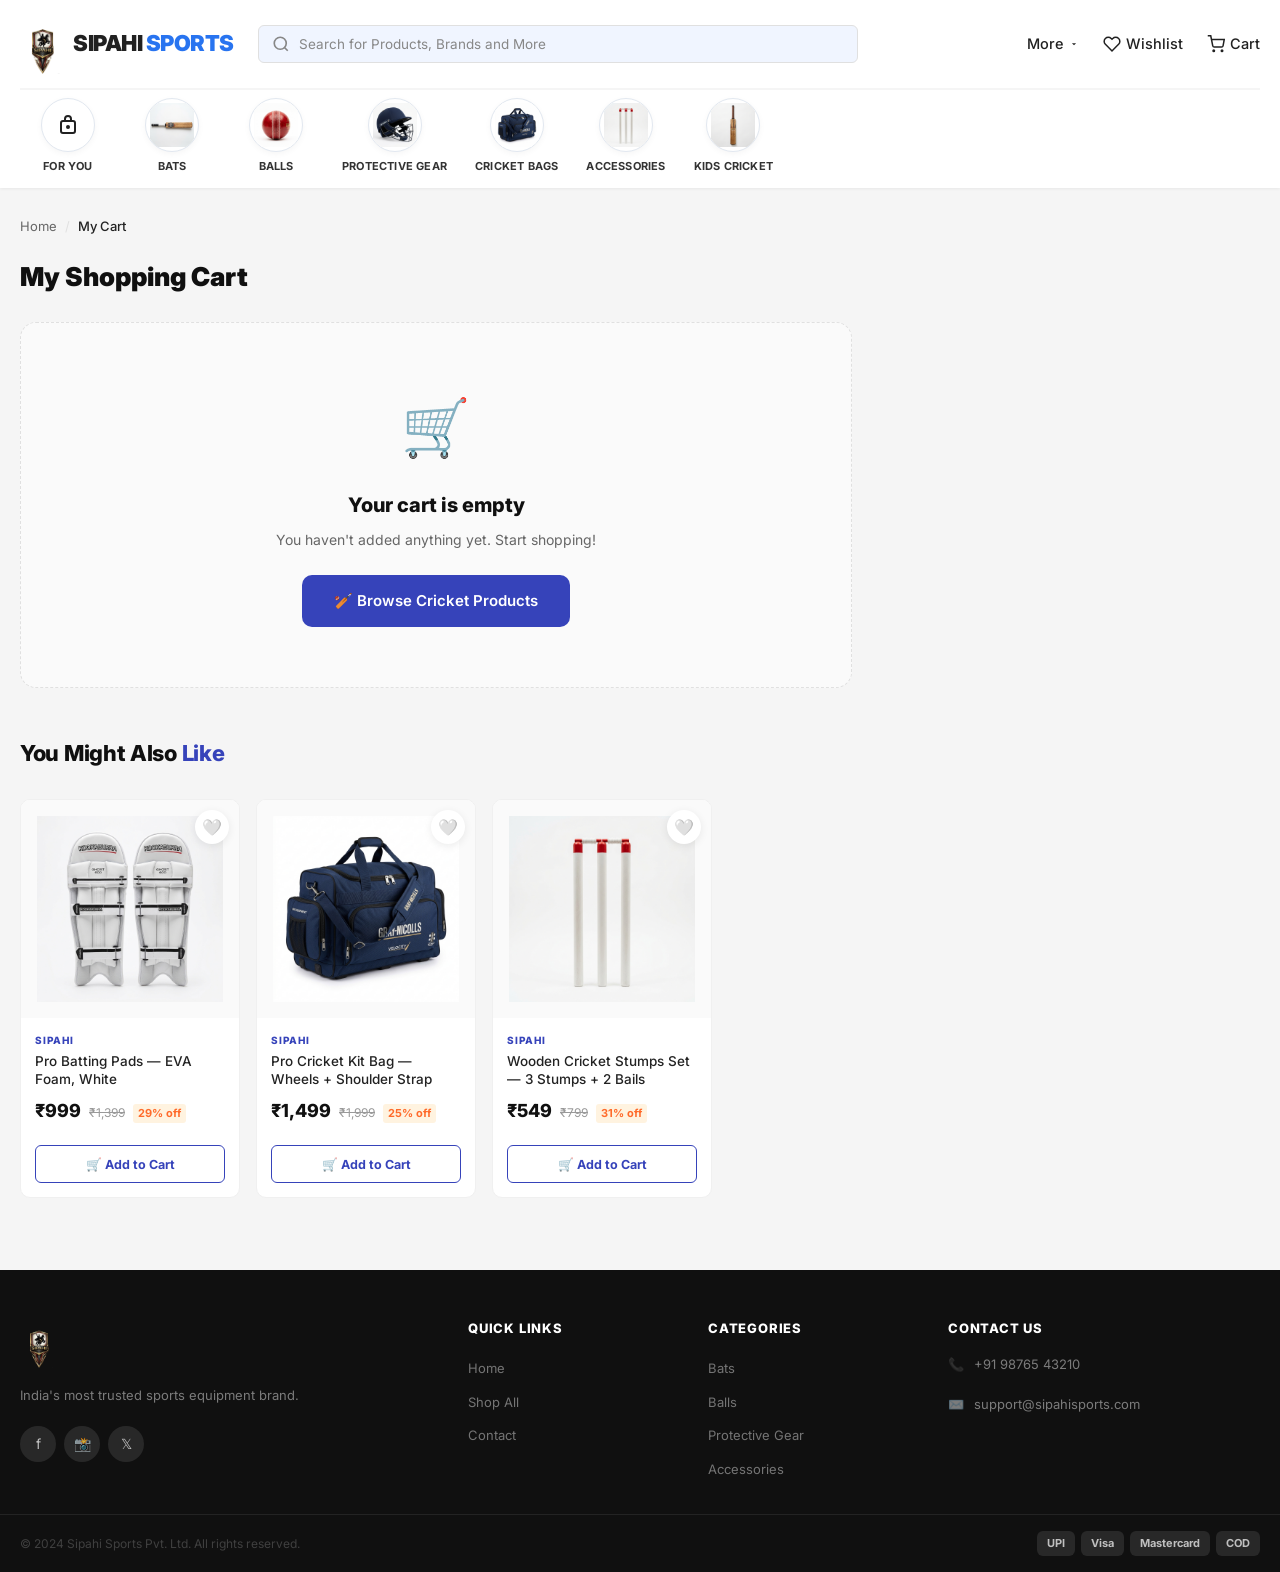
<file: view-cart.html>
<!DOCTYPE html>
<html lang="en">
<head>
  <meta charset="UTF-8">
  <meta name="viewport" content="width=device-width, initial-scale=1.0">
  <title>My Cart — Sipahi Sports</title>
  <meta name="description" content="Review your cart and proceed to checkout. Sipahi Sports — India's trusted sports equipment store.">
  <link rel="icon" href="images/icon/favicon.png">
  <link rel="stylesheet" href="stylesheets/sipahi.css">
</head>
<body>

<div class="toast-container" id="toast-container"></div>

<!-- ── HEADER ── -->
<header class="site-header" id="site-header">
  <div class="container">
    <!-- Main Header Row -->
    <div class="header-main">
      <div class="header-inner">
        <!-- Brand Logo (Flipkart-style but for Sipahi Sports) -->
        <a href="index.html" class="site-logo">
          <img src="images/logo-client.png" alt="Sipahi Sports" style="height:60px;" onerror="this.style.display='none'">
          <span class="site-logo-text" style="display:inline-block; font-size:22px; font-weight:900; letter-spacing:-0.5px; color:#212121; margin-left:8px;">SIPAHI <span style="color:#2874f0;">SPORTS</span></span>
        </a>

        <!-- Hamburger menu for mobile navigation -->
        <button class="mobile-toggle" id="mobile-toggle" aria-label="Menu" style="display:none;">
          <span></span><span></span><span></span>
        </button>

        <!-- Search Bar -->
        <div class="header-search-wrapper">
          <svg class="header-search-icon" width="18" height="18" fill="none" stroke="currentColor" stroke-width="2.2" viewBox="0 0 24 24"><circle cx="11" cy="11" r="8"/><line x1="21" y1="21" x2="16.65" y2="16.65"/></svg>
          <input type="text" class="header-search-input" id="header-search" placeholder="Search for Products, Brands and More" autocomplete="off">
        </div>

        <!-- Header Actions (More, Wishlist, Cart) -->
        <div class="header-actions-flip">
          <!-- More Dropdown -->
          <div class="action-item-flip more-dropdown-wrapper">
            <span>More</span>
            <svg class="arrow-down" width="10" height="10" fill="currentColor" viewBox="0 0 24 24"><path d="M7 10l5 5 5-5H7z"/></svg>
            <div class="dropdown-menu-flip">
              <a href="contact.html">Customer Care</a>
              <a href="about.html">About Us</a>
              <a href="contact.html">Contact Us</a>
            </div>
          </div>

          <!-- Wishlist Icon -->
          <a href="wishlist.html" class="action-item-flip wishlist-action-flip">
            <svg width="20" height="20" fill="none" stroke="currentColor" stroke-width="2" viewBox="0 0 24 24">
              <path d="M20.84 4.61a5.5 5.5 0 0 0-7.78 0L12 5.67l-1.06-1.06a5.5 5.5 0 0 0-7.78 7.78l1.06 1.06L12 21.23l7.78-7.78 1.06-1.06a5.5 5.5 0 0 0 0-7.78z"/>
            </svg>
            <span>Wishlist</span>
            <span class="wishlist-badge-flip" id="wishlist-count" style="display:none">0</span>
          </a>

          <!-- Cart Icon -->
          <a href="view-cart.html" class="action-item-flip cart-action-flip">
            <svg width="20" height="20" fill="none" stroke="currentColor" stroke-width="2" viewBox="0 0 24 24"><circle cx="9" cy="21" r="1"/><circle cx="20" cy="21" r="1"/><path d="M1 1h4l2.68 13.39a2 2 0 0 0 2 1.61h9.72a2 2 0 0 0 2-1.61L23 6H6"/></svg>
            <span>Cart</span>
            <span class="cart-badge-flip" id="cart-count" style="display:none">0</span>
          </a>
        </div>
      </div>
    </div>

    <!-- Row 3: Categories Bar (sub-nav) -->
    <nav class="sub-nav">
      <ul class="sub-nav-list-flip">
        <li>
          <a href="index.html" class="category-item-flip ">
            <div class="icon-wrapper">
              <svg viewBox="0 0 24 24" width="24" height="24" stroke="currentColor">
                <rect x="5" y="8" width="14" height="12" rx="2" ry="2" />
                <path d="M9 8V6a3 3 0 0 1 6 0v2" stroke="#212121" stroke-width="2" />
                <circle cx="12" cy="14" r="2" fill="#212121" stroke="none" />
              </svg>
            </div>
            <span class="category-label">For You</span>
          </a>
        </li>
        <li>
          <a href="shop-list.html?cat=bats" class="category-item-flip ">
            <div class="icon-wrapper">
              <img src="images/product/cricket-bat.png" alt="Bats" />
            </div>
            <span class="category-label">Bats</span>
          </a>
        </li>
        <li>
          <a href="shop-list.html?cat=balls" class="category-item-flip ">
            <div class="icon-wrapper">
              <img src="images/product/cricket-ball.png" alt="Balls" />
            </div>
            <span class="category-label">Balls</span>
          </a>
        </li>
        <li>
          <a href="shop-list.html?cat=protective" class="category-item-flip ">
            <div class="icon-wrapper">
              <img src="images/product/cricket-helmet.png" alt="Protective Gear" />
            </div>
            <span class="category-label">Protective Gear</span>
          </a>
        </li>
        <li>
          <a href="shop-list.html?cat=bags" class="category-item-flip ">
            <div class="icon-wrapper">
              <img src="images/product/cricket-bag.png" alt="Cricket Bags" />
            </div>
            <span class="category-label">Cricket Bags</span>
          </a>
        </li>
        <li>
          <a href="shop-list.html?cat=accessories" class="category-item-flip ">
            <div class="icon-wrapper">
              <img src="images/product/cricket-stumps.png" alt="Accessories" />
            </div>
            <span class="category-label">Accessories</span>
          </a>
        </li>
        <li>
          <a href="shop-list.html?cat=kids" class="category-item-flip ">
            <div class="icon-wrapper">
              <img src="images/product/cricket-bat-kw.png" alt="Kids Cricket" />
            </div>
            <span class="category-label">Kids Cricket</span>
          </a>
        </li>
      </ul>
    </nav>
  </div>
</header>

<div class="mobile-nav" id="mobile-nav">
  <div class="mobile-nav-overlay"></div>
  <div class="mobile-nav-drawer">
    <div class="mobile-nav-close"><button id="mobile-nav-close" class="btn btn-ghost btn-sm">✕ Close</button></div>
    <ul>
      <li><a href="index.html">🏠 Home</a></li>
      <li><a href="shop-list.html">🏷️ All Sports</a></li>
      <li><a href="view-cart.html">🛒 My Cart</a></li>
    </ul>
  </div>
</div>

<!-- ── CART ── -->
<main class="cart-page">
  <div class="container">

    <!-- Breadcrumb -->
    <div class="breadcrumb">
      <a href="index.html">Home</a>
      <span class="sep">/</span>
      <span class="current">My Cart</span>
    </div>

    <h1 style="font-size:26px;font-weight:900;margin-bottom:24px;color:var(--dark)">My Shopping Cart</h1>

    <div class="cart-layout">

      <!-- Cart Items (rendered by JS) -->
      <div id="cart-items">
        <!-- JS will populate this -->
        <div class="empty-state">
          <div class="empty-state-icon">🛒</div>
          <h3>Your cart is empty</h3>
          <p>Looks like you haven't added anything yet. Start shopping!</p>
          <a href="shop-list.html" class="btn btn-primary btn-lg">Browse Products</a>
        </div>
      </div>

      <!-- Order Summary -->
      <div id="cart-summary">
        <div class="order-summary">
          <h3>Order Summary</h3>

          <div class="order-row">
            <span class="label">Subtotal</span>
            <span class="value" id="sum-subtotal">₹0</span>
          </div>
          <div class="order-row">
            <span class="label">Delivery</span>
            <span class="value" id="sum-shipping" style="color:var(--success)">FREE</span>
          </div>
          <div class="order-row">
            <span class="label">Discount</span>
            <span class="value" style="color:var(--accent)">— ₹0</span>
          </div>

          <div class="savings-badge" id="sum-savings" style="display:none">
            🎉 You're saving on this order!
          </div>

          <div class="order-row total">
            <span>Total</span>
            <span id="sum-total">₹0</span>
          </div>

          <!-- Coupon -->
          <div style="margin:16px 0 0">
            <p style="font-size:12px;font-weight:700;color:var(--text-muted);text-transform:uppercase;letter-spacing:0.5px;margin-bottom:8px">Apply Coupon Code</p>
            <div class="coupon-form">
              <input type="text" placeholder="Enter code (e.g. SIPAHI10)" id="coupon-input">
              <button class="btn btn-outline btn-sm" onclick="
                const v = document.getElementById('coupon-input').value.trim().toUpperCase();
                if(v === 'SIPAHI10') { document.querySelector('.toast-container') && window.Toast && Toast.show('✓ Coupon applied! 10% discount added.','success'); }
                else { window.Toast && Toast.show('Invalid coupon code.','error'); }
              ">Apply</button>
            </div>
          </div>

          <!-- CTA -->
          <a href="check-out.html" class="btn btn-primary btn-full btn-lg" style="margin-top:8px">
            Proceed to Checkout →
          </a>
          <a href="shop-list.html" class="btn btn-ghost btn-full" style="margin-top:8px">
            ← Continue Shopping
          </a>

          <!-- Trust badges -->
          <div style="margin-top:20px;padding-top:16px;border-top:1px solid var(--border-light)">
            <div style="display:flex;flex-direction:column;gap:8px">
              <div style="display:flex;align-items:center;gap:8px;font-size:12px;color:var(--text-muted)"><span>🔒</span> Secure 256-bit SSL encrypted checkout</div>
              <div style="display:flex;align-items:center;gap:8px;font-size:12px;color:var(--text-muted)"><span>🚚</span> Free delivery on orders above ₹999</div>
              <div style="display:flex;align-items:center;gap:8px;font-size:12px;color:var(--text-muted)"><span>🔄</span> 30-day hassle-free returns</div>
            </div>
          </div>
        </div>
      </div>

    </div><!-- /cart-layout -->

    <!-- Recommended -->
    <div style="margin-top:48px">
      <div class="section-header">
        <h2 class="section-title">You Might Also <span>Like</span></h2>
      </div>
      <div class="scroll-products">
        <div class="product-card" data-product="p5">
          <div class="product-img-wrap"><button class="product-wishlist" data-product-id="p5" data-product-name="Sipahi Pro Batting Pads EVA Foam" data-product-price="999" data-product-mrp="1399" data-product-img="images/product/cricket-pads.png">🤍</button><a href="shop-detail.html?id=p5"><img src="images/product/cricket-pads.png" alt="Pro Batting Pads" loading="lazy"></a></div>
          <div class="product-body">
            <p class="product-brand">SIPAHI</p><h3 class="product-name">Pro Batting Pads — EVA Foam, White</h3>
            <div class="product-price"><span class="price-now">₹999</span><span class="price-mrp">₹1,399</span><span class="price-off">29% off</span></div>
          </div>
          <div class="product-footer"><button class="btn-add-cart" data-product-id="p5" data-product-name="Sipahi Pro Batting Pads EVA Foam" data-product-price="999" data-product-mrp="1399" data-product-img="images/product/cricket-pads.png">🛒 Add to Cart</button></div>
        </div>
        <div class="product-card" data-product="p6">
          <div class="product-img-wrap"><button class="product-wishlist" data-product-id="p6" data-product-name="Sipahi Pro Cricket Kit Bag" data-product-price="1499" data-product-mrp="1999" data-product-img="images/product/cricket-bag.png">🤍</button><a href="shop-detail.html?id=p6"><img src="images/product/cricket-bag.png" alt="Cricket Kit Bag" loading="lazy"></a></div>
          <div class="product-body">
            <p class="product-brand">SIPAHI</p><h3 class="product-name">Pro Cricket Kit Bag — Wheels + Shoulder Strap</h3>
            <div class="product-price"><span class="price-now">₹1,499</span><span class="price-mrp">₹1,999</span><span class="price-off">25% off</span></div>
          </div>
          <div class="product-footer"><button class="btn-add-cart" data-product-id="p6" data-product-name="Sipahi Pro Cricket Kit Bag" data-product-price="1499" data-product-mrp="1999" data-product-img="images/product/cricket-bag.png">🛒 Add to Cart</button></div>
        </div>
        <div class="product-card" data-product="p10">
          <div class="product-img-wrap"><button class="product-wishlist" data-product-id="p10" data-product-name="Sipahi Wooden Cricket Stumps Set" data-product-price="549" data-product-mrp="799" data-product-img="images/product/cricket-stumps.png">🤍</button><a href="shop-detail.html?id=p10"><img src="images/product/cricket-stumps.png" alt="Cricket Stumps" loading="lazy"></a></div>
          <div class="product-body">
            <p class="product-brand">SIPAHI</p><h3 class="product-name">Wooden Cricket Stumps Set — 3 Stumps + 2 Bails</h3>
            <div class="product-price"><span class="price-now">₹549</span><span class="price-mrp">₹799</span><span class="price-off">31% off</span></div>
          </div>
          <div class="product-footer"><button class="btn-add-cart" data-product-id="p10" data-product-name="Sipahi Wooden Cricket Stumps Set" data-product-price="549" data-product-mrp="799" data-product-img="images/product/cricket-stumps.png">🛒 Add to Cart</button></div>
        </div>
    </div>

  </div>
</main>

<!-- ── FOOTER ── -->
<footer class="site-footer">
  <div class="footer-top">
    <div class="container">
      <div class="footer-grid">
        <div class="footer-brand">
          <img src="images/logo-client.png" alt="Sipahi Sports">
          <p>India's most trusted sports equipment brand.</p>
          <div class="social-links">
            <a href="#" class="social-link">f</a><a href="#" class="social-link">📸</a><a href="#" class="social-link">𝕏</a>
          </div>
        </div>
        <div class="footer-col">
          <h4>Quick Links</h4>
          <ul><li><a href="index.html">Home</a></li><li><a href="shop-list.html">Shop All</a></li><li><a href="contact.html">Contact</a></li></ul>
        </div>
        <div class="footer-col">
          <h4>Categories</h4>
          <ul>
            <li><a href="shop-list.html?cat=bats">Bats</a></li>
            <li><a href="shop-list.html?cat=balls">Balls</a></li>
            <li><a href="shop-list.html?cat=protective">Protective Gear</a></li>
            <li><a href="shop-list.html?cat=accessories">Accessories</a></li>
          </ul>
        </div>
        <div class="footer-col">
          <h4>Contact Us</h4>
          <address>
            <div class="footer-contact-item"><span>📞</span><span>+91 98765 43210</span></div>
            <div class="footer-contact-item"><span>✉️</span><span>support@sipahisports.com</span></div>
          </address>
        </div>
      </div>
    </div>
  </div>
  <div class="footer-bottom">
    <div class="container" style="display:flex;align-items:center;justify-content:space-between;flex-wrap:wrap;gap:12px">
      <p>© 2024 Sipahi Sports Pvt. Ltd. All rights reserved.</p>
      <div class="footer-payment">
        <span class="payment-chip">UPI</span><span class="payment-chip">Visa</span><span class="payment-chip">Mastercard</span><span class="payment-chip">COD</span>
      </div>
    </div>
  </div>
</footer>

<button class="scroll-top" id="scroll-top" aria-label="Scroll to top">↑</button>
<script src="javascript/sipahi.js"></script>
</body>
</html>
</file>
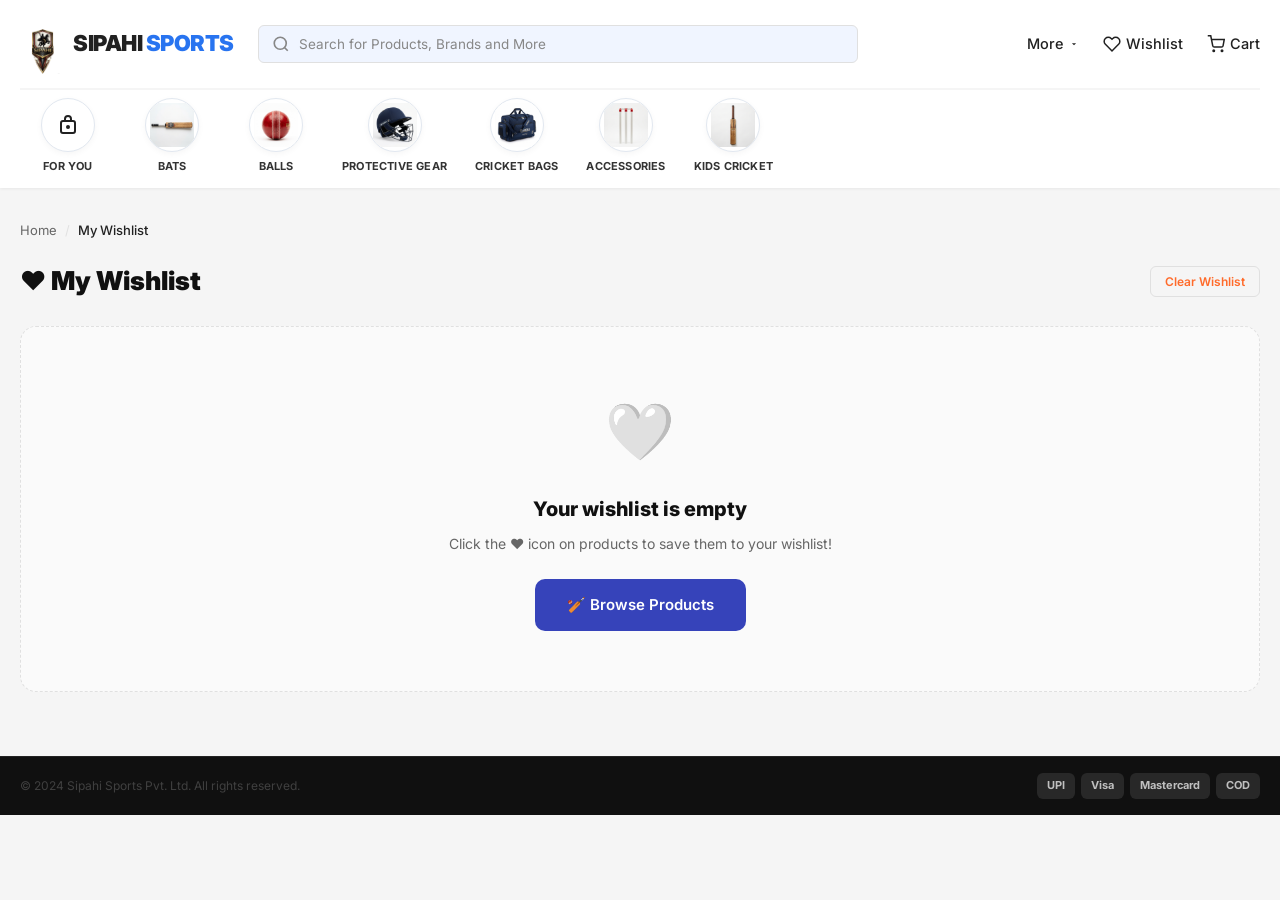
<file: wishlist.html>
<!DOCTYPE html>
<html lang="en">
<head>
  <meta charset="UTF-8">
  <meta name="viewport" content="width=device-width, initial-scale=1.0">
  <title>My Wishlist — Sipahi Sports</title>
  <meta name="description" content="Aapki wishlist — Sipahi Sports. Save kiye huye cricket products.">
  <link rel="icon" href="images/icon/favicon.png">
  <link rel="stylesheet" href="stylesheets/sipahi.css">
</head>
<body>

<div class="toast-container" id="toast-container"></div>

<!-- ══ HEADER ══════════════════════════════════════════════════ -->
<header class="site-header" id="site-header">
  <div class="container">
    <!-- Main Header Row -->
    <div class="header-main">
      <div class="header-inner">
        <!-- Brand Logo (Flipkart-style but for Sipahi Sports) -->
        <a href="index.html" class="site-logo">
          <img src="images/logo-client.png" alt="Sipahi Sports" style="height:60px;" onerror="this.style.display='none'">
          <span class="site-logo-text" style="display:inline-block; font-size:22px; font-weight:900; letter-spacing:-0.5px; color:#212121; margin-left:8px;">SIPAHI <span style="color:#2874f0;">SPORTS</span></span>
        </a>

        <!-- Hamburger menu for mobile navigation -->
        <button class="mobile-toggle" id="mobile-toggle" aria-label="Menu" style="display:none;">
          <span></span><span></span><span></span>
        </button>

        <!-- Search Bar -->
        <div class="header-search-wrapper">
          <svg class="header-search-icon" width="18" height="18" fill="none" stroke="currentColor" stroke-width="2.2" viewBox="0 0 24 24"><circle cx="11" cy="11" r="8"/><line x1="21" y1="21" x2="16.65" y2="16.65"/></svg>
          <input type="text" class="header-search-input" id="header-search" placeholder="Search for Products, Brands and More" autocomplete="off">
        </div>

        <!-- Header Actions (More, Wishlist, Cart) -->
        <div class="header-actions-flip">
          <!-- More Dropdown -->
          <div class="action-item-flip more-dropdown-wrapper">
            <span>More</span>
            <svg class="arrow-down" width="10" height="10" fill="currentColor" viewBox="0 0 24 24"><path d="M7 10l5 5 5-5H7z"/></svg>
            <div class="dropdown-menu-flip">
              <a href="contact.html">Customer Care</a>
              <a href="about.html">About Us</a>
              <a href="contact.html">Contact Us</a>
            </div>
          </div>

          <!-- Wishlist Icon -->
          <a href="wishlist.html" class="action-item-flip wishlist-action-flip">
            <svg width="20" height="20" fill="none" stroke="currentColor" stroke-width="2" viewBox="0 0 24 24">
              <path d="M20.84 4.61a5.5 5.5 0 0 0-7.78 0L12 5.67l-1.06-1.06a5.5 5.5 0 0 0-7.78 7.78l1.06 1.06L12 21.23l7.78-7.78 1.06-1.06a5.5 5.5 0 0 0 0-7.78z"/>
            </svg>
            <span>Wishlist</span>
            <span class="wishlist-badge-flip" id="wishlist-count" style="display:none">0</span>
          </a>

          <!-- Cart Icon -->
          <a href="view-cart.html" class="action-item-flip cart-action-flip">
            <svg width="20" height="20" fill="none" stroke="currentColor" stroke-width="2" viewBox="0 0 24 24"><circle cx="9" cy="21" r="1"/><circle cx="20" cy="21" r="1"/><path d="M1 1h4l2.68 13.39a2 2 0 0 0 2 1.61h9.72a2 2 0 0 0 2-1.61L23 6H6"/></svg>
            <span>Cart</span>
            <span class="cart-badge-flip" id="cart-count" style="display:none">0</span>
          </a>
        </div>
      </div>
    </div>

    <!-- Row 3: Categories Bar (sub-nav) -->
    <nav class="sub-nav">
      <ul class="sub-nav-list-flip">
        <li>
          <a href="index.html" class="category-item-flip ">
            <div class="icon-wrapper">
              <svg viewBox="0 0 24 24" width="24" height="24" stroke="currentColor">
                <rect x="5" y="8" width="14" height="12" rx="2" ry="2" />
                <path d="M9 8V6a3 3 0 0 1 6 0v2" stroke="#212121" stroke-width="2" />
                <circle cx="12" cy="14" r="2" fill="#212121" stroke="none" />
              </svg>
            </div>
            <span class="category-label">For You</span>
          </a>
        </li>
        <li>
          <a href="shop-list.html?cat=bats" class="category-item-flip ">
            <div class="icon-wrapper">
              <img src="images/product/cricket-bat.png" alt="Bats" />
            </div>
            <span class="category-label">Bats</span>
          </a>
        </li>
        <li>
          <a href="shop-list.html?cat=balls" class="category-item-flip ">
            <div class="icon-wrapper">
              <img src="images/product/cricket-ball.png" alt="Balls" />
            </div>
            <span class="category-label">Balls</span>
          </a>
        </li>
        <li>
          <a href="shop-list.html?cat=protective" class="category-item-flip ">
            <div class="icon-wrapper">
              <img src="images/product/cricket-helmet.png" alt="Protective Gear" />
            </div>
            <span class="category-label">Protective Gear</span>
          </a>
        </li>
        <li>
          <a href="shop-list.html?cat=bags" class="category-item-flip ">
            <div class="icon-wrapper">
              <img src="images/product/cricket-bag.png" alt="Cricket Bags" />
            </div>
            <span class="category-label">Cricket Bags</span>
          </a>
        </li>
        <li>
          <a href="shop-list.html?cat=accessories" class="category-item-flip ">
            <div class="icon-wrapper">
              <img src="images/product/cricket-stumps.png" alt="Accessories" />
            </div>
            <span class="category-label">Accessories</span>
          </a>
        </li>
        <li>
          <a href="shop-list.html?cat=kids" class="category-item-flip ">
            <div class="icon-wrapper">
              <img src="images/product/cricket-bat-kw.png" alt="Kids Cricket" />
            </div>
            <span class="category-label">Kids Cricket</span>
          </a>
        </li>
      </ul>
    </nav>
  </div>
</header>

<div class="mobile-nav" id="mobile-nav">
  <div class="mobile-nav-overlay"></div>
  <div class="mobile-nav-drawer">
    <div class="mobile-nav-close"><button id="mobile-nav-close" class="btn btn-ghost btn-sm">✕ Close</button></div>
    <ul>
      <li><a href="index.html">🏠 Home</a></li>
      <li><a href="shop-list.html">🏏 All Products</a></li>
      <li><a href="wishlist.html">❤️ Wishlist</a></li>
      <li><a href="view-cart.html">🛒 My Cart</a></li>
    </ul>
  </div>
</div>

<!-- ══ WISHLIST PAGE ════════════════════════════════════════════ -->
<main style="padding:32px 0 64px">
  <div class="container">

    <div class="breadcrumb">
      <a href="index.html">Home</a>
      <span class="sep">/</span>
      <span class="current">My Wishlist</span>
    </div>

    <div style="display:flex;align-items:center;justify-content:space-between;flex-wrap:wrap;gap:12px;margin-bottom:24px">
      <h1 style="font-size:26px;font-weight:900;color:var(--dark)">❤️ My Wishlist</h1>
      <button class="btn btn-ghost btn-sm" onclick="
        if(confirm('Remove all wishlist items?')){
          Wishlist.clear();
          Wishlist.renderPage();
        }
      " style="color:var(--accent)">Clear Wishlist</button>
    </div>

    <!-- Items will be rendered by JS -->
    <div id="wishlist-items">
      <div class="empty-state">
        <div class="empty-state-icon">🤍</div>
        <h3>Your wishlist is empty</h3>
        <p>Click on the ❤️ icon of products to save them to your wishlist!</p>
        <a href="shop-list.html" class="btn btn-primary btn-lg">🏏 Browse Products</a>
      </div>
    </div>

  </div>
</main>

<!-- ══ FOOTER ════════════════════════════════════════════════════ -->
<footer class="site-footer">
  <div class="footer-bottom">
    <div class="container" style="display:flex;align-items:center;justify-content:space-between;flex-wrap:wrap;gap:12px">
      <p>© 2024 Sipahi Sports Pvt. Ltd. All rights reserved.</p>
      <div class="footer-payment">
        <span class="payment-chip">UPI</span><span class="payment-chip">Visa</span><span class="payment-chip">Mastercard</span><span class="payment-chip">COD</span>
      </div>
    </div>
  </div>
</footer>

<button class="scroll-top" id="scroll-top" aria-label="Scroll to top">↑</button>
<script src="javascript/sipahi.js"></script>
</body>
</html>
</file>
<file: stylesheets/sipahi.css>
/* ============================================================
   SIPAHI SPORTS — Main Stylesheet
   Inspired by Decathlon.in | Modern, Clean, Fast
   ============================================================ */

@import url('https://fonts.googleapis.com/css2?family=Inter:wght@300;400;500;600;700;800;900&display=swap');

/* ── 1. CSS VARIABLES ─────────────────────────────────────── */
:root {
  --primary:       #3643BA;
  --primary-dark:  #2a34a0;
  --primary-light: #eef0fa;
  --accent:        #FF6B2B;
  --accent-dark:   #e05a1e;
  --success:       #16a34a;
  --warning:       #f59e0b;
  --danger:        #dc2626;

  --dark:          #101010;
  --text:          #222222;
  --text-muted:    #666666;
  --text-light:    #999999;

  --bg:            #F5F5F5;
  --bg-section:    #FAFAFA;
  --white:         #FFFFFF;
  --border:        #E0E0E0;
  --border-light:  #F0F0F0;

  --shadow-xs: 0 1px 2px rgba(0,0,0,0.06);
  --shadow-sm: 0 2px 8px rgba(0,0,0,0.08);
  --shadow-md: 0 4px 16px rgba(0,0,0,0.12);
  --shadow-lg: 0 8px 32px rgba(0,0,0,0.16);
  --shadow-xl: 0 16px 48px rgba(0,0,0,0.18);

  --radius-xs: 3px;
  --radius-sm: 6px;
  --radius-md: 10px;
  --radius-lg: 16px;
  --radius-xl: 24px;
  --radius-full: 9999px;

  --transition: all 0.22s ease;
  --transition-slow: all 0.4s ease;

  --font: 'Inter', -apple-system, BlinkMacSystemFont, 'Segoe UI', sans-serif;

  --header-h: 88px;
  --subnav-h: 44px;
  --announce-h: 36px;
  --total-header: calc(var(--header-h) + var(--subnav-h) + var(--announce-h));
}

/* ── 2. RESET & BASE ──────────────────────────────────────── */
*, *::before, *::after { box-sizing: border-box; margin: 0; padding: 0; }

html { scroll-behavior: smooth; font-size: 16px; }

body {
  font-family: var(--font);
  color: var(--text);
  background: var(--bg);
  line-height: 1.6;
  -webkit-font-smoothing: antialiased;
  overflow-x: hidden;
}

a { color: inherit; text-decoration: none; transition: var(--transition); }
a:hover { color: var(--primary); }
img { max-width: 100%; display: block; }
ul { list-style: none; }
button { cursor: pointer; border: none; background: none; font-family: var(--font); }
input, select, textarea { font-family: var(--font); }

/* ── 3. UTILITY CLASSES ───────────────────────────────────── */
.container {
  width: 100%;
  max-width: 1280px;
  margin: 0 auto;
  padding: 0 20px;
}

.sr-only {
  position: absolute; width: 1px; height: 1px; overflow: hidden; clip: rect(0,0,0,0); white-space: nowrap;
}

.badge {
  display: inline-flex;
  align-items: center;
  padding: 2px 8px;
  border-radius: var(--radius-xs);
  font-size: 11px;
  font-weight: 700;
  letter-spacing: 0.3px;
  text-transform: uppercase;
}
.badge-sale   { background: #FFF3CD; color: #92400e; }
.badge-new    { background: #D1FAE5; color: #065f46; }
.badge-hot    { background: #FEE2E2; color: #991b1b; }
.badge-accent { background: var(--accent); color: #fff; }

.btn {
  display: inline-flex;
  align-items: center;
  justify-content: center;
  gap: 8px;
  padding: 10px 22px;
  border-radius: var(--radius-sm);
  font-size: 14px;
  font-weight: 600;
  transition: var(--transition);
  white-space: nowrap;
}
.btn-primary {
  background: var(--primary);
  color: #fff;
}
.btn-primary:hover {
  background: var(--primary-dark);
  color: #fff;
  transform: translateY(-1px);
  box-shadow: var(--shadow-md);
}
.btn-outline {
  background: transparent;
  color: var(--primary);
  border: 1.5px solid var(--primary);
}
.btn-outline:hover {
  background: var(--primary);
  color: #fff;
}
.btn-accent {
  background: var(--accent);
  color: #fff;
}
.btn-accent:hover {
  background: var(--accent-dark);
  color: #fff;
}
.btn-ghost {
  background: transparent;
  color: var(--text-muted);
  border: 1.5px solid var(--border);
}
.btn-ghost:hover {
  border-color: var(--primary);
  color: var(--primary);
}
.btn-lg  { padding: 14px 32px; font-size: 15px; border-radius: var(--radius-md); }
.btn-sm  { padding: 7px 14px; font-size: 12px; }
.btn-full { width: 100%; }

.section-header {
  display: flex;
  align-items: center;
  justify-content: space-between;
  margin-bottom: 28px;
  gap: 12px;
}
.section-title {
  font-size: 22px;
  font-weight: 800;
  color: var(--dark);
  letter-spacing: -0.3px;
}
.section-title span { color: var(--primary); }
.section-link {
  font-size: 13px;
  font-weight: 600;
  color: var(--primary);
  display: flex;
  align-items: center;
  gap: 4px;
}
.section-link:hover { color: var(--primary-dark); }

/* ── 4. ANNOUNCEMENT BAR ─────────────────────────────────── */
.announcement-bar {
  background: var(--primary);
  color: #fff;
  text-align: center;
  padding: 0 20px;
  height: var(--announce-h);
  display: flex;
  align-items: center;
  justify-content: center;
  font-size: 12.5px;
  font-weight: 500;
  letter-spacing: 0.2px;
  position: relative;
  z-index: 1001;
}
.announcement-bar a { color: #fff; text-decoration: underline; }

/* ── 5. HEADER (FLIPKART STYLE REDESIGN) ──────────────────── */
.site-header {
  position: sticky;
  top: 0;
  z-index: 1000;
  background: #fff;
  box-shadow: 0 1px 3px rgba(0,0,0,0.06);
  font-family: var(--font);
}

/* Main Navbar */
.header-main {
  padding: 14px 0; /* Slightly increased vertical padding for larger logo */
  display: flex;
  align-items: center;
  border-bottom: 1px solid #f5f5f5;
}
.header-inner {
  display: flex;
  align-items: center;
  width: 100%;
  gap: 24px;
}

/* Logo */
.site-logo {
  flex-shrink: 0;
  display: flex;
  align-items: center;
  gap: 0;
  text-decoration: none;
}
.site-logo img {
  height: 60px; /* Enlarged brand logo as requested */
  width: auto;
  object-fit: contain;
  display: block;
}

/* Search Bar Wrapper */
.header-search-wrapper {
  flex: 1;
  position: relative;
  max-width: 600px;
}
.header-search-icon {
  position: absolute;
  left: 14px;
  top: 50%;
  transform: translateY(-50%);
  color: #878787;
  pointer-events: none;
}
.header-search-input {
  width: 100%;
  height: 38px;
  padding: 0 16px 0 40px;
  border: 1px solid #e0e0e0;
  border-radius: 6px;
  font-size: 13.5px;
  background: #f0f5ff;
  color: #212121;
  outline: none;
  transition: all 0.2s ease;
}
.header-search-input:focus {
  background: #fff;
  border-color: #2874f0;
  box-shadow: 0 0 4px rgba(40,116,240,0.2);
}
.header-search-input::placeholder {
  color: #878787;
}

/* Actions */
.header-actions-flip {
  display: flex;
  align-items: center;
  gap: 24px;
  margin-left: auto;
}
.action-item-flip {
  display: flex;
  align-items: center;
  gap: 5px;
  color: #212121;
  font-size: 14.5px;
  font-weight: 500;
  cursor: pointer;
  position: relative;
  padding: 8px 0;
  transition: var(--transition);
}
.action-item-flip:hover {
  color: #2874f0;
}
.action-item-flip svg {
  width: 18px;
  height: 18px;
  stroke-width: 2px;
}
.action-item-flip .arrow-down {
  width: 10px;
  height: 10px;
  transition: transform 0.2s ease;
}
.action-item-flip:hover .arrow-down {
  transform: rotate(180deg);
}

/* Dropdown styling */
.dropdown-menu-flip {
  position: absolute;
  top: 100%;
  left: 50%;
  transform: translateX(-50%) translateY(10px);
  background: #fff;
  border-radius: 8px;
  box-shadow: 0 4px 16px rgba(0,0,0,0.12);
  border: 1px solid #e2e8f0;
  min-width: 150px;
  opacity: 0;
  visibility: hidden;
  transition: all 0.2s ease;
  z-index: 1002;
  overflow: hidden;
  padding: 4px 0;
}
.action-item-flip:hover .dropdown-menu-flip {
  opacity: 1;
  visibility: visible;
  transform: translateX(-50%) translateY(0);
}
.dropdown-menu-flip a {
  display: block;
  padding: 10px 16px;
  font-size: 13px;
  color: #333;
  font-weight: 500;
  transition: background 0.15s ease;
  white-space: nowrap;
}
.dropdown-menu-flip a:hover {
  background: #f0f5ff;
  color: #2874f0;
}

/* Cart & Wishlist Specific badges */
.cart-action-flip,
.wishlist-action-flip {
  position: relative;
  text-decoration: none;
}
.cart-badge-flip,
.wishlist-badge-flip {
  position: absolute;
  top: -2px;
  left: 10px;
  background: #ff6b2b;
  color: #fff;
  font-size: 9px;
  font-weight: 700;
  min-width: 16px;
  height: 16px;
  border-radius: 50%;
  display: flex;
  align-items: center;
  justify-content: center;
  padding: 0 3px;
  box-shadow: 0 1px 2px rgba(0,0,0,0.2);
}

/* Mobile Toggle in Header */
.mobile-toggle {
  display: none;
  flex-direction: column;
  gap: 4px;
  padding: 6px;
  cursor: pointer;
  background: transparent;
  border: none;
}
.mobile-toggle span {
  display: block;
  width: 20px;
  height: 2px;
  background: #212121;
  border-radius: 2px;
  transition: var(--transition);
}
.mobile-toggle.open span:nth-child(1) { transform: rotate(45deg) translate(4px,4px); }
.mobile-toggle.open span:nth-child(2) { opacity: 0; }
.mobile-toggle.open span:nth-child(3) { transform: rotate(-45deg) translate(4px,-4px); }

/* Category Sub Nav */
.sub-nav {
  background: #fff;
  border-top: 1px solid #f5f5f5;
  overflow-x: auto;
  scrollbar-width: none; /* Hide scrollbar for Firefox */
  padding: 8px 0 4px;
}
.sub-nav::-webkit-scrollbar {
  display: none; /* Hide scrollbar for Chrome, Safari and Opera */
}
.sub-nav-list-flip {
  display: flex;
  justify-content: flex-start; /* Start from the logo's bottom edge (left-aligned) */
  align-items: center;
  gap: 28px; /* Professional spacing between items */
  list-style: none;
  padding: 0 10px; /* Slight padding to align with logo's left edge */
  margin: 0;
  width: 100%;
}
.category-item-flip {
  display: flex;
  flex-direction: column;
  align-items: center;
  gap: 6px;
  text-align: center;
  cursor: pointer;
  position: relative;
  padding-bottom: 8px;
  text-decoration: none;
  min-width: 76px;
  transition: var(--transition);
}
.category-item-flip .icon-wrapper {
  position: relative;
  display: flex;
  align-items: center;
  justify-content: center;
  width: 54px; /* Circular wrapper size */
  height: 54px;
  border-radius: 50%; /* Perfect circle */
  border: 1px solid #e2e8f0; /* Soft border */
  background: #ffffff; /* White background */
  overflow: hidden;
  transition: all 0.22s ease;
  box-shadow: 0 2px 6px rgba(0,0,0,0.04);
}
/* Hover and Active border highlights */
.category-item-flip.active .icon-wrapper,
.category-item-flip:hover .icon-wrapper {
  border-color: #2874f0;
  box-shadow: 0 2px 10px rgba(40,116,240,0.15);
  transform: translateY(-2px);
}
.category-item-flip img {
  width: 100%;
  height: 100%;
  object-fit: contain; /* Fit product transparent image nicely */
  padding: 4px; /* Padding inside circle */
  transition: transform 0.22s ease;
}
.category-item-flip:hover img {
  transform: scale(1.08);
}
.category-item-flip svg {
  width: 24px;
  height: 24px;
  stroke: #212121; /* Black SVG icons for For You, About Us, Contact */
  stroke-width: 2;
  fill: none;
  transition: all 0.22s ease;
}
.category-item-flip:hover svg {
  stroke: #2874f0;
  transform: scale(1.08);
}
.category-item-flip .category-label {
  font-size: 11px;
  font-weight: 700;
  color: #333333;
  text-transform: uppercase; /* Match standard Flipkart uppercase styles */
  letter-spacing: 0.2px;
  white-space: nowrap;
  transition: var(--transition);
}
.category-item-flip.active .category-label {
  color: #2874f0;
}
/* Bottom line for active/hover */
.category-item-flip::after {
  content: '';
  position: absolute;
  bottom: 0;
  left: 50%;
  transform: translateX(-50%);
  width: 0;
  height: 3px;
  background: #2874f0;
  border-radius: 3px 3px 0 0;
  transition: width 0.2s ease;
}
.category-item-flip.active::after,
.category-item-flip:hover::after {
  width: 80%;
}

@media (max-width: 991px) {
  .sub-nav-list-flip {
    justify-content: flex-start;
    gap: 16px;
  }
}

@media (max-width: 768px) {
  .header-top-bar {
    display: none;
  }
  .header-inner {
    flex-wrap: wrap;
    gap: 12px;
    justify-content: space-between;
  }
  .site-logo {
    order: 1;
  }
  .header-actions-flip {
    order: 2;
    gap: 16px;
    margin-left: 0;
  }
  .action-item-flip span, 
  .action-item-flip .arrow-down {
    display: none; /* Hide text, show only icon on mobile */
  }
  .mobile-toggle {
    display: flex !important;
    order: 3;
    margin-left: 4px;
  }
  .header-search-wrapper {
    order: 4;
    width: 100%;
    max-width: none;
    margin-top: 4px;
  }
  .sub-nav {
    padding: 8px 0;
  }
  .sub-nav-list-flip {
    gap: 12px;
  }
  .category-item-flip {
    min-width: 72px;
  }
  .category-item-flip svg {
    width: 24px;
    height: 24px;
  }
  .category-item-flip .category-label {
    font-size: 10px;
  }
}

/* ── 7. MOBILE NAV DRAWER ────────────────────────────────── */
.mobile-nav {
  display: none;
  position: fixed;
  top: 0; left: 0;
  width: 100%; height: 100%;
  z-index: 9999;
}
.mobile-nav-overlay {
  position: absolute;
  inset: 0;
  background: rgba(0,0,0,0.5);
}
.mobile-nav-drawer {
  position: absolute;
  top: 0; left: 0;
  width: 300px;
  height: 100%;
  background: #fff;
  overflow-y: auto;
  padding: 20px;
  transform: translateX(-100%);
  transition: transform 0.3s ease;
}
.mobile-nav.open { display: block; }
.mobile-nav.open .mobile-nav-drawer { transform: translateX(0); }
.mobile-nav-close {
  display: flex;
  justify-content: flex-end;
  margin-bottom: 20px;
}
.mobile-nav ul { display: flex; flex-direction: column; gap: 4px; }
.mobile-nav ul a {
  display: block;
  padding: 12px 16px;
  border-radius: var(--radius-sm);
  font-size: 15px;
  font-weight: 500;
  color: var(--text);
}
.mobile-nav ul a:hover { background: var(--primary-light); color: var(--primary); }

/* ── 8. HERO CAROUSEL ────────────────────────────────────── */
.hero-carousel {
  position: relative;
  overflow: hidden;
  background: var(--dark);
  border-radius: 0;
}
.hero-track {
  display: flex;
  transition: transform 0.5s cubic-bezier(0.25, 0.46, 0.45, 0.94);
}
.hero-slide {
  min-width: 100%;
  position: relative;
  height: 480px;
  overflow: hidden;
}
.hero-slide img {
  width: 100%;
  height: 100%;
  object-fit: cover;
  object-position: center;
}
.hero-slide-content {
  position: absolute;
  inset: 0;
  background: linear-gradient(to right, rgba(0,0,0,0.65) 0%, rgba(0,0,0,0.2) 60%, transparent 100%);
  display: flex;
  align-items: center;
  padding: 0 60px;
}
.hero-text { max-width: 480px; }
.hero-eyebrow {
  font-size: 12px;
  font-weight: 700;
  color: var(--accent);
  letter-spacing: 2px;
  text-transform: uppercase;
  margin-bottom: 10px;
}
.hero-title {
  font-size: 46px;
  font-weight: 900;
  color: #fff;
  line-height: 1.1;
  letter-spacing: -1px;
  margin-bottom: 16px;
}
.hero-subtitle {
  font-size: 15px;
  color: rgba(255,255,255,0.85);
  margin-bottom: 28px;
  line-height: 1.5;
}
.hero-price {
  display: flex;
  align-items: baseline;
  gap: 10px;
  margin-bottom: 24px;
}
.hero-price-label { font-size: 13px; color: rgba(255,255,255,0.7); }
.hero-price-value {
  font-size: 32px;
  font-weight: 900;
  color: #fff;
}

/* Carousel controls */
.carousel-btn {
  position: absolute;
  top: 50%;
  transform: translateY(-50%);
  width: 44px;
  height: 44px;
  border-radius: 50%;
  background: rgba(255,255,255,0.92);
  color: var(--dark);
  display: flex;
  align-items: center;
  justify-content: center;
  box-shadow: var(--shadow-md);
  transition: var(--transition);
  z-index: 10;
  font-size: 18px;
}
.carousel-btn:hover { background: #fff; box-shadow: var(--shadow-lg); transform: translateY(-50%) scale(1.08); }
.carousel-prev { left: 16px; }
.carousel-next { right: 16px; }

.carousel-dots {
  position: absolute;
  bottom: 20px;
  left: 50%;
  transform: translateX(-50%);
  display: flex;
  gap: 8px;
}
.carousel-dot {
  width: 8px;
  height: 8px;
  border-radius: 50%;
  background: rgba(255,255,255,0.5);
  transition: var(--transition);
  cursor: pointer;
}
.carousel-dot.active {
  background: #fff;
  width: 24px;
  border-radius: var(--radius-full);
}

/* ── 9. CATEGORY SECTION ─────────────────────────────────── */
.categories-section { padding: 40px 0; background: #fff; }

.categories-grid {
  display: grid;
  grid-template-columns: repeat(7, 1fr);
  gap: 12px;
}

.category-card {
  display: flex;
  flex-direction: column;
  align-items: center;
  gap: 10px;
  padding: 16px 8px;
  border-radius: var(--radius-md);
  border: 1.5px solid var(--border);
  background: #fff;
  transition: var(--transition);
  cursor: pointer;
  text-align: center;
}
.category-card:hover {
  border-color: var(--primary);
  background: var(--primary-light);
  transform: translateY(-3px);
  box-shadow: var(--shadow-md);
}
.category-icon {
  width: 72px;
  height: 72px;
  border-radius: var(--radius-md);
  overflow: hidden;
  flex-shrink: 0;
}
.category-icon img {
  width: 100%;
  height: 100%;
  object-fit: cover;
}
.category-name {
  font-size: 12px;
  font-weight: 700;
  color: var(--text);
  text-transform: uppercase;
  letter-spacing: 0.3px;
  line-height: 1.2;
}
.category-card:hover .category-name { color: var(--primary); }

/* ── 10. PRODUCT SECTION / GRID ──────────────────────────── */
.products-section { padding: 40px 0; background: var(--bg); }
.products-grid {
  display: grid;
  grid-template-columns: repeat(4, 1fr);
  gap: 16px;
}

.product-card {
  background: #fff;
  border-radius: var(--radius-md);
  overflow: hidden;
  border: 1px solid var(--border-light);
  transition: var(--transition);
  position: relative;
  display: flex;
  flex-direction: column;
}
.product-card:hover {
  box-shadow: var(--shadow-lg);
  transform: translateY(-4px);
  border-color: var(--border);
}

/* Full-card clickable link overlay */
.product-link {
  position: absolute;
  inset: 0;
  z-index: 3;
  display: block;
}
.product-card .product-img-wrap,
.product-card .product-body,
.product-card .product-footer { position: relative; }
.product-card .product-wishlist,
.product-card .product-badges { z-index: 4; }
.product-card .btn-add-cart { position: relative; z-index: 4; }


.product-img-wrap {
  position: relative;
  overflow: hidden;
  background: var(--bg-section);
  aspect-ratio: 1;
}
.product-img-wrap img {
  width: 100%;
  height: 100%;
  object-fit: contain;
  padding: 16px;
  transition: transform 0.35s ease;
}
.product-card:hover .product-img-wrap img { transform: scale(1.06); }

.product-badges {
  position: absolute;
  top: 10px;
  left: 10px;
  display: flex;
  flex-direction: column;
  gap: 4px;
  z-index: 2;
}
.product-wishlist {
  position: absolute;
  top: 10px;
  right: 10px;
  width: 34px;
  height: 34px;
  border-radius: 50%;
  background: #fff;
  display: flex;
  align-items: center;
  justify-content: center;
  box-shadow: var(--shadow-sm);
  font-size: 16px;
  color: var(--text-muted);
  transition: var(--transition);
  z-index: 4;
}
.product-wishlist:hover { color: #ef4444; }
.product-wishlist.active { color: #ef4444; }

.product-body {
  padding: 14px 14px 10px;
  flex: 1;
  display: flex;
  flex-direction: column;
  gap: 4px;
}
.product-brand {
  font-size: 10px;
  font-weight: 800;
  color: var(--primary);
  letter-spacing: 0.8px;
  text-transform: uppercase;
}
.product-name {
  font-size: 13.5px;
  font-weight: 500;
  color: var(--text);
  line-height: 1.35;
  display: -webkit-box;
  -webkit-line-clamp: 2;
  -webkit-box-orient: vertical;
  overflow: hidden;
}

/* Star ratings */
.product-rating {
  display: flex;
  align-items: center;
  gap: 5px;
  margin-top: 2px;
}
.stars {
  display: flex;
  gap: 1px;
}
.star {
  font-size: 12px;
  color: var(--border);
}
.star.filled { color: #F59E0B; }
.star.half   { color: #F59E0B; }
.rating-count {
  font-size: 11px;
  color: var(--text-muted);
}

/* Pricing */
.product-price {
  display: flex;
  align-items: baseline;
  gap: 8px;
  margin-top: 4px;
  flex-wrap: wrap;
}
.price-now {
  font-size: 18px;
  font-weight: 800;
  color: var(--dark);
}
.price-mrp {
  font-size: 12px;
  color: var(--text-light);
  text-decoration: line-through;
}
.price-off {
  font-size: 11px;
  font-weight: 700;
  color: var(--accent);
  background: #FFF3E0;
  padding: 1px 5px;
  border-radius: 3px;
}

/* Add to Cart button */
.product-footer {
  padding: 10px 14px 14px;
  display: flex;
  gap: 8px;
}
.btn-add-cart {
  flex: 1;
  height: 38px;
  background: #fff;
  color: var(--primary);
  border: 1.5px solid var(--primary);
  border-radius: var(--radius-sm);
  font-size: 12.5px;
  font-weight: 700;
  display: flex;
  align-items: center;
  justify-content: center;
  gap: 6px;
  transition: var(--transition);
}
.btn-add-cart:hover {
  background: var(--primary);
  color: #fff;
}

/* ── 11. PROMO BANNER ────────────────────────────────────── */
.promo-section { padding: 24px 0; }
.promo-grid {
  display: grid;
  grid-template-columns: 1fr 1fr;
  gap: 16px;
}
.promo-card {
  border-radius: var(--radius-lg);
  overflow: hidden;
  position: relative;
  height: 240px;
  display: block;
}
.promo-card img {
  width: 100%;
  height: 100%;
  object-fit: cover;
  transition: transform 0.4s ease;
}
.promo-card:hover img { transform: scale(1.04); }
.promo-overlay {
  position: absolute;
  inset: 0;
  background: linear-gradient(135deg, rgba(54,67,186,0.8) 0%, rgba(54,67,186,0.3) 60%, transparent 100%);
  display: flex;
  flex-direction: column;
  justify-content: flex-end;
  padding: 24px;
}
.promo-eyebrow {
  font-size: 11px;
  font-weight: 700;
  color: rgba(255,255,255,0.8);
  text-transform: uppercase;
  letter-spacing: 1.5px;
  margin-bottom: 6px;
}
.promo-title {
  font-size: 22px;
  font-weight: 900;
  color: #fff;
  line-height: 1.2;
  margin-bottom: 14px;
}
.promo-cta {
  display: inline-flex;
  align-items: center;
  gap: 6px;
  background: #fff;
  color: var(--primary);
  padding: 8px 18px;
  border-radius: var(--radius-full);
  font-size: 13px;
  font-weight: 700;
  align-self: flex-start;
}

/* ── 12. TRUST STRIP ─────────────────────────────────────── */
.trust-strip {
  background: var(--primary);
  color: #fff;
  padding: 20px 0;
}
.trust-grid {
  display: grid;
  grid-template-columns: repeat(4, 1fr);
  gap: 20px;
}
.trust-item {
  display: flex;
  align-items: center;
  gap: 14px;
}
.trust-icon {
  width: 44px;
  height: 44px;
  background: rgba(255,255,255,0.15);
  border-radius: 50%;
  display: flex;
  align-items: center;
  justify-content: center;
  font-size: 20px;
  flex-shrink: 0;
}
.trust-text strong {
  display: block;
  font-size: 13px;
  font-weight: 700;
  margin-bottom: 2px;
}
.trust-text span {
  font-size: 11px;
  opacity: 0.8;
}

/* ── 13. SHOP LIST PAGE ──────────────────────────────────── */
.shop-page {
  padding: 28px 0 48px;
}
.shop-layout {
  display: grid;
  grid-template-columns: 260px 1fr;
  gap: 24px;
  align-items: start;
}

/* Breadcrumb */
.breadcrumb {
  display: flex;
  align-items: center;
  gap: 8px;
  margin-bottom: 20px;
  font-size: 13px;
  color: var(--text-muted);
}
.breadcrumb a { color: var(--text-muted); }
.breadcrumb a:hover { color: var(--primary); }
.breadcrumb .sep { color: var(--border); }
.breadcrumb .current { color: var(--text); font-weight: 500; }

/* Filter Sidebar */
.filter-sidebar {
  background: #fff;
  border-radius: var(--radius-md);
  border: 1px solid var(--border-light);
  overflow: hidden;
  position: sticky;
  top: calc(var(--header-h) + var(--subnav-h) + 10px);
}
.filter-header {
  padding: 16px 20px;
  border-bottom: 1px solid var(--border-light);
  display: flex;
  align-items: center;
  justify-content: space-between;
}
.filter-header h3 {
  font-size: 15px;
  font-weight: 700;
}
.filter-clear {
  font-size: 12px;
  color: var(--primary);
  font-weight: 600;
}

.filter-group {
  border-bottom: 1px solid var(--border-light);
}
.filter-group-header {
  display: flex;
  align-items: center;
  justify-content: space-between;
  padding: 14px 20px;
  cursor: pointer;
  user-select: none;
  transition: var(--transition);
}
.filter-group-header:hover { background: var(--bg); }
.filter-group-title {
  font-size: 13px;
  font-weight: 700;
  color: var(--text);
}
.filter-group-icon {
  font-size: 12px;
  color: var(--text-muted);
  transition: var(--transition);
}
.filter-group.open .filter-group-icon { transform: rotate(180deg); }
.filter-group-body {
  padding: 4px 20px 14px;
  display: none;
}
.filter-group.open .filter-group-body { display: block; }

.filter-option {
  display: flex;
  align-items: center;
  gap: 10px;
  padding: 6px 0;
  cursor: pointer;
  font-size: 13px;
  color: var(--text-muted);
  transition: var(--transition);
}
.filter-option:hover { color: var(--text); }
.filter-option input[type="checkbox"] {
  width: 16px;
  height: 16px;
  accent-color: var(--primary);
}
.filter-option-link {
  display: flex;
  align-items: center;
  gap: 8px;
  padding: 7px 0;
  font-size: 13px;
  color: var(--text-muted);
  transition: var(--transition);
  border-radius: var(--radius-sm);
  font-weight: 500;
}
.filter-option-link:hover { color: var(--primary); padding-left: 4px; }

/* Price range */
.price-range {
  padding: 8px 0;
}
.price-inputs {
  display: grid;
  grid-template-columns: 1fr 1fr;
  gap: 8px;
  margin-top: 12px;
}
.price-inputs input {
  width: 100%;
  padding: 6px 10px;
  border: 1px solid var(--border);
  border-radius: var(--radius-sm);
  font-size: 12px;
  outline: none;
}
.price-inputs input:focus { border-color: var(--primary); }

input[type="range"] {
  width: 100%;
  accent-color: var(--primary);
  height: 4px;
}

/* Product listing area */
.listing-header {
  display: flex;
  align-items: center;
  justify-content: space-between;
  margin-bottom: 16px;
  flex-wrap: wrap;
  gap: 12px;
}
.listing-count {
  font-size: 14px;
  color: var(--text-muted);
}
.listing-count strong { color: var(--text); }
.sort-select {
  padding: 8px 14px;
  border: 1.5px solid var(--border);
  border-radius: var(--radius-sm);
  font-size: 13px;
  font-family: var(--font);
  color: var(--text);
  background: #fff;
  outline: none;
  cursor: pointer;
}
.sort-select:focus { border-color: var(--primary); }

/* ── 14. PRODUCT DETAIL PAGE ─────────────────────────────── */
.detail-page { padding: 28px 0 60px; }
.detail-layout {
  display: grid;
  grid-template-columns: 1fr 1fr;
  gap: 40px;
  align-items: start;
}

/* Gallery */
.gallery-main {
  aspect-ratio: 1;
  background: var(--bg-section);
  border-radius: var(--radius-lg);
  overflow: hidden;
  border: 1px solid var(--border-light);
  margin-bottom: 12px;
}
.gallery-main img {
  width: 100%;
  height: 100%;
  object-fit: contain;
  padding: 20px;
  transition: transform 0.4s ease;
}
.gallery-main:hover img { transform: scale(1.04); }

.gallery-thumbs {
  display: grid;
  grid-template-columns: repeat(5, 1fr);
  gap: 8px;
}
.gallery-thumb {
  aspect-ratio: 1;
  border-radius: var(--radius-sm);
  overflow: hidden;
  border: 2px solid var(--border-light);
  cursor: pointer;
  background: var(--bg-section);
  transition: var(--transition);
}
.gallery-thumb.active,
.gallery-thumb:hover { border-color: var(--primary); }
.gallery-thumb img {
  width: 100%;
  height: 100%;
  object-fit: contain;
  padding: 4px;
}

/* Detail info */
.detail-brand {
  font-size: 12px;
  font-weight: 800;
  color: var(--primary);
  text-transform: uppercase;
  letter-spacing: 1px;
  margin-bottom: 8px;
}
.detail-name {
  font-size: 26px;
  font-weight: 800;
  color: var(--dark);
  line-height: 1.25;
  letter-spacing: -0.3px;
  margin-bottom: 12px;
}
.detail-rating {
  display: flex;
  align-items: center;
  gap: 8px;
  margin-bottom: 16px;
}
.detail-price {
  display: flex;
  align-items: baseline;
  gap: 12px;
  margin-bottom: 24px;
  flex-wrap: wrap;
}
.detail-price-now {
  font-size: 32px;
  font-weight: 900;
  color: var(--dark);
}
.detail-price-mrp {
  font-size: 16px;
  color: var(--text-muted);
  text-decoration: line-through;
}
.detail-price-off {
  font-size: 14px;
  font-weight: 700;
  color: var(--accent);
  background: #FFF3E0;
  padding: 3px 8px;
  border-radius: var(--radius-xs);
}

.detail-divider {
  height: 1px;
  background: var(--border-light);
  margin: 20px 0;
}

.variant-label {
  font-size: 13px;
  font-weight: 700;
  color: var(--text);
  margin-bottom: 10px;
}
.variant-options {
  display: flex;
  flex-wrap: wrap;
  gap: 8px;
  margin-bottom: 20px;
}
.variant-btn {
  padding: 7px 16px;
  border: 1.5px solid var(--border);
  border-radius: var(--radius-sm);
  font-size: 13px;
  font-weight: 500;
  color: var(--text);
  background: #fff;
  cursor: pointer;
  transition: var(--transition);
}
.variant-btn.active,
.variant-btn:hover {
  border-color: var(--primary);
  color: var(--primary);
  background: var(--primary-light);
}

/* Quantity */
.qty-label {
  font-size: 13px;
  font-weight: 700;
  color: var(--text);
  margin-bottom: 10px;
}
.qty-picker {
  display: flex;
  align-items: center;
  border: 1.5px solid var(--border);
  border-radius: var(--radius-sm);
  overflow: hidden;
  width: fit-content;
  margin-bottom: 24px;
}
.qty-btn {
  width: 40px;
  height: 42px;
  display: flex;
  align-items: center;
  justify-content: center;
  font-size: 18px;
  font-weight: 600;
  color: var(--text);
  background: var(--bg);
  transition: var(--transition);
}
.qty-btn:hover { background: var(--primary-light); color: var(--primary); }
.qty-val {
  width: 60px;
  height: 42px;
  text-align: center;
  border: none;
  border-left: 1px solid var(--border);
  border-right: 1px solid var(--border);
  font-size: 15px;
  font-weight: 700;
  font-family: var(--font);
  outline: none;
}

.detail-actions {
  display: flex;
  gap: 12px;
  margin-bottom: 24px;
}
.detail-actions .btn { flex: 1; height: 50px; font-size: 15px; }

.detail-features {
  display: flex;
  flex-direction: column;
  gap: 10px;
}
.detail-feature {
  display: flex;
  align-items: center;
  gap: 10px;
  font-size: 13px;
  color: var(--text-muted);
}
.detail-feature svg { color: var(--success); flex-shrink: 0; }

/* Tabs */
.detail-tabs { margin-top: 48px; }
.tab-list {
  display: flex;
  border-bottom: 2px solid var(--border);
  margin-bottom: 24px;
  gap: 0;
}
.tab-btn {
  padding: 12px 24px;
  font-size: 14px;
  font-weight: 600;
  color: var(--text-muted);
  border-bottom: 2px solid transparent;
  margin-bottom: -2px;
  transition: var(--transition);
  background: none;
}
.tab-btn.active { color: var(--primary); border-bottom-color: var(--primary); }
.tab-btn:hover:not(.active) { color: var(--text); }
.tab-panel { display: none; }
.tab-panel.active { display: block; }

/* Specs table */
.specs-table {
  width: 100%;
  border-collapse: collapse;
}
.specs-table tr:nth-child(even) td { background: var(--bg-section); }
.specs-table td {
  padding: 11px 16px;
  font-size: 13.5px;
  border-bottom: 1px solid var(--border-light);
}
.specs-table td:first-child { font-weight: 600; color: var(--text-muted); width: 40%; }

/* Reviews */
.review-card {
  padding: 20px;
  background: var(--bg-section);
  border-radius: var(--radius-md);
  margin-bottom: 16px;
  border: 1px solid var(--border-light);
}
.review-header {
  display: flex;
  align-items: center;
  gap: 12px;
  margin-bottom: 12px;
}
.reviewer-avatar {
  width: 38px;
  height: 38px;
  border-radius: 50%;
  object-fit: cover;
}
.reviewer-name { font-size: 14px; font-weight: 700; }
.review-date { font-size: 11px; color: var(--text-muted); }
.review-body { font-size: 13.5px; color: var(--text-muted); line-height: 1.6; }

/* ── 15. CART PAGE ───────────────────────────────────────── */
.cart-page { padding: 28px 0 60px; }
.cart-layout {
  display: grid;
  grid-template-columns: 1fr 360px;
  gap: 24px;
  align-items: start;
}

.cart-section-title {
  font-size: 18px;
  font-weight: 800;
  color: var(--dark);
  margin-bottom: 16px;
}

.cart-table {
  width: 100%;
  border-collapse: collapse;
  background: #fff;
  border-radius: var(--radius-md);
  overflow: hidden;
  border: 1px solid var(--border-light);
}
.cart-table thead tr {
  background: var(--bg-section);
}
.cart-table th {
  padding: 12px 16px;
  font-size: 12px;
  font-weight: 700;
  text-transform: uppercase;
  letter-spacing: 0.5px;
  color: var(--text-muted);
  text-align: left;
  border-bottom: 1px solid var(--border);
}
.cart-table td {
  padding: 16px;
  border-bottom: 1px solid var(--border-light);
  vertical-align: middle;
  font-size: 14px;
}
.cart-table tr:last-child td { border-bottom: none; }

.cart-item-img {
  width: 70px;
  height: 70px;
  object-fit: contain;
  border-radius: var(--radius-sm);
  background: var(--bg);
  padding: 4px;
}
.cart-item-name {
  font-size: 14px;
  font-weight: 600;
  color: var(--dark);
  margin-bottom: 4px;
}
.cart-item-variant { font-size: 12px; color: var(--text-muted); }

.cart-qty-picker {
  display: flex;
  align-items: center;
  border: 1px solid var(--border);
  border-radius: var(--radius-sm);
  overflow: hidden;
  width: fit-content;
}
.cart-qty-picker .qty-btn {
  width: 32px;
  height: 34px;
  font-size: 15px;
}
.cart-qty-picker input {
  width: 44px;
  height: 34px;
  text-align: center;
  border: none;
  border-left: 1px solid var(--border);
  border-right: 1px solid var(--border);
  font-size: 13px;
  font-weight: 700;
  font-family: var(--font);
  outline: none;
}

.cart-remove {
  color: var(--text-muted);
  font-size: 18px;
  transition: var(--transition);
}
.cart-remove:hover { color: var(--danger); }

/* Order summary card */
.order-summary {
  background: #fff;
  border-radius: var(--radius-md);
  border: 1px solid var(--border-light);
  padding: 24px;
  position: sticky;
  top: calc(var(--header-h) + var(--subnav-h) + 10px);
}
.order-summary h3 {
  font-size: 16px;
  font-weight: 800;
  margin-bottom: 20px;
}
.order-row {
  display: flex;
  align-items: center;
  justify-content: space-between;
  margin-bottom: 12px;
  font-size: 14px;
}
.order-row.total {
  margin-top: 16px;
  padding-top: 16px;
  border-top: 2px solid var(--border);
  font-weight: 800;
  font-size: 16px;
  color: var(--dark);
}
.order-row .label { color: var(--text-muted); }
.order-row .value { font-weight: 600; }
.savings-badge {
  background: #D1FAE5;
  color: #065f46;
  font-size: 12px;
  font-weight: 700;
  padding: 6px 12px;
  border-radius: var(--radius-sm);
  margin: 16px 0;
  text-align: center;
}

/* Coupon */
.coupon-form {
  display: flex;
  gap: 8px;
  margin: 20px 0;
}
.coupon-form input {
  flex: 1;
  height: 40px;
  padding: 0 14px;
  border: 1.5px solid var(--border);
  border-radius: var(--radius-sm);
  font-size: 13px;
  font-family: var(--font);
  outline: none;
}
.coupon-form input:focus { border-color: var(--primary); }

/* ── 16. CHECKOUT PAGE ───────────────────────────────────── */
.checkout-page { padding: 28px 0 60px; }
.checkout-layout {
  display: grid;
  grid-template-columns: 1fr 360px;
  gap: 24px;
  align-items: start;
}

.checkout-section {
  background: #fff;
  border-radius: var(--radius-md);
  border: 1px solid var(--border-light);
  padding: 24px;
  margin-bottom: 16px;
}
.checkout-section-title {
  font-size: 15px;
  font-weight: 800;
  color: var(--dark);
  margin-bottom: 20px;
  display: flex;
  align-items: center;
  gap: 10px;
}
.checkout-step-num {
  width: 28px;
  height: 28px;
  border-radius: 50%;
  background: var(--primary);
  color: #fff;
  display: flex;
  align-items: center;
  justify-content: center;
  font-size: 13px;
  font-weight: 800;
  flex-shrink: 0;
}

.form-grid {
  display: grid;
  grid-template-columns: 1fr 1fr;
  gap: 14px;
}
.form-grid.cols-1 { grid-template-columns: 1fr; }
.form-grid.cols-3 { grid-template-columns: 1fr 1fr 1fr; }

.form-group {
  display: flex;
  flex-direction: column;
  gap: 6px;
}
.form-group.col-span-2 { grid-column: span 2; }
.form-group label {
  font-size: 12px;
  font-weight: 700;
  color: var(--text-muted);
  text-transform: uppercase;
  letter-spacing: 0.4px;
}
.form-control {
  height: 44px;
  padding: 0 14px;
  border: 1.5px solid var(--border);
  border-radius: var(--radius-sm);
  font-size: 14px;
  font-family: var(--font);
  color: var(--text);
  background: #fff;
  outline: none;
  transition: var(--transition);
  width: 100%;
}
.form-control:focus {
  border-color: var(--primary);
  box-shadow: 0 0 0 3px rgba(54,67,186,0.1);
}
textarea.form-control {
  height: 100px;
  padding: 12px 14px;
  resize: vertical;
}

/* Payment options */
.payment-options {
  display: flex;
  flex-direction: column;
  gap: 10px;
}
.payment-option {
  display: flex;
  align-items: center;
  gap: 14px;
  padding: 14px 16px;
  border: 1.5px solid var(--border);
  border-radius: var(--radius-sm);
  cursor: pointer;
  transition: var(--transition);
}
.payment-option:hover { border-color: var(--primary); background: var(--primary-light); }
.payment-option.selected { border-color: var(--primary); background: var(--primary-light); }
.payment-option input[type="radio"] { accent-color: var(--primary); width: 16px; height: 16px; }
.payment-option-label { font-size: 14px; font-weight: 600; }
.payment-option-desc { font-size: 12px; color: var(--text-muted); }
.payment-icon { font-size: 22px; margin-left: auto; }

/* ── 17. CONTACT PAGE ────────────────────────────────────── */
.contact-page { padding: 40px 0 60px; }
.contact-layout {
  display: grid;
  grid-template-columns: 1fr 400px;
  gap: 32px;
  align-items: start;
}

.contact-form-card {
  background: #fff;
  border-radius: var(--radius-lg);
  border: 1px solid var(--border-light);
  padding: 32px;
}
.contact-form-title {
  font-size: 22px;
  font-weight: 800;
  color: var(--dark);
  margin-bottom: 6px;
}
.contact-form-sub {
  font-size: 14px;
  color: var(--text-muted);
  margin-bottom: 28px;
  line-height: 1.5;
}

.contact-info-card {
  background: var(--primary);
  color: #fff;
  border-radius: var(--radius-lg);
  padding: 32px;
}
.contact-info-title {
  font-size: 20px;
  font-weight: 800;
  margin-bottom: 8px;
}
.contact-info-sub {
  font-size: 13px;
  opacity: 0.8;
  margin-bottom: 28px;
  line-height: 1.5;
}
.contact-info-items {
  display: flex;
  flex-direction: column;
  gap: 20px;
}
.contact-info-item {
  display: flex;
  align-items: flex-start;
  gap: 14px;
}
.contact-info-icon {
  width: 42px;
  height: 42px;
  background: rgba(255,255,255,0.15);
  border-radius: 50%;
  display: flex;
  align-items: center;
  justify-content: center;
  font-size: 18px;
  flex-shrink: 0;
}
.contact-info-text strong {
  display: block;
  font-size: 13px;
  font-weight: 700;
  margin-bottom: 3px;
}
.contact-info-text span {
  font-size: 13px;
  opacity: 0.85;
  line-height: 1.4;
}

/* Map */
.map-section { margin-top: 28px; }
.map-embed {
  border-radius: var(--radius-lg);
  overflow: hidden;
  border: 1px solid var(--border-light);
  height: 300px;
  background: var(--bg-section);
  display: flex;
  align-items: center;
  justify-content: center;
  flex-direction: column;
  gap: 12px;
  font-size: 14px;
  color: var(--text-muted);
}
.map-embed-icon { font-size: 48px; }

/* ── 18. FOOTER ──────────────────────────────────────────── */
.site-footer { background: var(--dark); color: rgba(255,255,255,0.8); margin-top: 0; }

.footer-top { padding: 48px 0 32px; }
.footer-grid {
  display: grid;
  grid-template-columns: 2fr 1fr 1fr 1.5fr;
  gap: 40px;
}

.footer-brand img {
  height: 50px;
  width: auto;
  margin-bottom: 14px;
}

.footer-brand p {
  font-size: 13px;
  line-height: 1.7;
  margin-bottom: 20px;
  opacity: 0.75;
}
.social-links {
  display: flex;
  gap: 10px;
}
.social-link {
  width: 36px;
  height: 36px;
  border-radius: 50%;
  background: rgba(255,255,255,0.1);
  display: flex;
  align-items: center;
  justify-content: center;
  font-size: 15px;
  transition: var(--transition);
}
.social-link:hover { background: var(--primary); color: #fff; }

.footer-col h4 {
  font-size: 13px;
  font-weight: 800;
  color: #fff;
  text-transform: uppercase;
  letter-spacing: 1px;
  margin-bottom: 16px;
}
.footer-col ul {
  display: flex;
  flex-direction: column;
  gap: 8px;
}
.footer-col ul a {
  font-size: 13px;
  opacity: 0.7;
  transition: var(--transition);
}
.footer-col ul a:hover { opacity: 1; color: #fff; padding-left: 4px; }

.footer-col address {
  font-style: normal;
  display: flex;
  flex-direction: column;
  gap: 10px;
}
.footer-contact-item {
  display: flex;
  align-items: flex-start;
  gap: 10px;
  font-size: 13px;
  opacity: 0.75;
}
.footer-contact-item span:first-child { flex-shrink: 0; opacity: 1; }

.footer-bottom {
  border-top: 1px solid rgba(255,255,255,0.1);
  padding: 16px 0;
  display: flex;
  align-items: center;
  justify-content: space-between;
}
.footer-bottom p { font-size: 12px; opacity: 0.5; }
.footer-payment {
  display: flex;
  gap: 6px;
  align-items: center;
}
.payment-chip {
  background: rgba(255,255,255,0.1);
  border-radius: var(--radius-xs);
  padding: 3px 8px;
  font-size: 11px;
  font-weight: 700;
}

/* ── 19. TOAST NOTIFICATION ──────────────────────────────── */
.toast-container {
  position: fixed;
  bottom: 24px;
  right: 24px;
  z-index: 9999;
  display: flex;
  flex-direction: column;
  gap: 10px;
}
.toast {
  background: var(--dark);
  color: #fff;
  padding: 14px 20px;
  border-radius: var(--radius-md);
  font-size: 14px;
  font-weight: 500;
  box-shadow: var(--shadow-xl);
  display: flex;
  align-items: center;
  gap: 10px;
  min-width: 280px;
  animation: toastIn 0.3s ease, toastOut 0.3s ease 2.7s forwards;
}
.toast.success { border-left: 4px solid var(--success); }
.toast.error   { border-left: 4px solid var(--danger); }
@keyframes toastIn {
  from { opacity: 0; transform: translateX(40px); }
  to   { opacity: 1; transform: translateX(0); }
}
@keyframes toastOut {
  from { opacity: 1; transform: translateX(0); }
  to   { opacity: 0; transform: translateX(40px); }
}

/* ── 20. PAGE HERO (inner pages) ─────────────────────────── */
.page-hero {
  background: linear-gradient(135deg, var(--primary) 0%, #5562d8 100%);
  color: #fff;
  padding: 40px 0;
  margin-bottom: 32px;
}
.page-hero h1 {
  font-size: 32px;
  font-weight: 900;
  letter-spacing: -0.5px;
  margin-bottom: 8px;
}
.page-hero p {
  font-size: 15px;
  opacity: 0.85;
}

/* ── 21. ABOUT PAGE ──────────────────────────────────────── */
.about-page { padding: 0 0 60px; }
.about-hero {
  position: relative;
  height: 400px;
  overflow: hidden;
  margin-bottom: 60px;
}
.about-hero img { width: 100%; height: 100%; object-fit: cover; }
.about-hero-overlay {
  position: absolute;
  inset: 0;
  background: linear-gradient(to right, rgba(54,67,186,0.85), rgba(54,67,186,0.4));
  display: flex;
  align-items: center;
}
.about-hero-text { max-width: 600px; }
.about-hero-text h1 {
  font-size: 44px;
  font-weight: 900;
  color: #fff;
  line-height: 1.15;
  letter-spacing: -1px;
  margin-bottom: 16px;
}
.about-hero-text p {
  font-size: 16px;
  color: rgba(255,255,255,0.9);
  line-height: 1.7;
}

.stats-grid {
  display: grid;
  grid-template-columns: repeat(4, 1fr);
  gap: 16px;
  margin-bottom: 60px;
}
.stat-card {
  background: #fff;
  border-radius: var(--radius-lg);
  padding: 28px;
  text-align: center;
  border: 1px solid var(--border-light);
  transition: var(--transition);
}
.stat-card:hover { transform: translateY(-4px); box-shadow: var(--shadow-md); }
.stat-number {
  font-size: 40px;
  font-weight: 900;
  color: var(--primary);
  letter-spacing: -1px;
  line-height: 1;
  margin-bottom: 8px;
}
.stat-label { font-size: 14px; color: var(--text-muted); font-weight: 500; }

.team-grid {
  display: grid;
  grid-template-columns: repeat(3, 1fr);
  gap: 24px;
  margin-top: 32px;
}
.team-card {
  background: #fff;
  border-radius: var(--radius-lg);
  overflow: hidden;
  border: 1px solid var(--border-light);
  text-align: center;
  transition: var(--transition);
}
.team-card:hover { transform: translateY(-4px); box-shadow: var(--shadow-md); }
.team-card img {
  width: 100%;
  aspect-ratio: 1;
  object-fit: cover;
}
.team-card-body { padding: 20px; }
.team-name { font-size: 16px; font-weight: 800; margin-bottom: 4px; }
.team-role { font-size: 13px; color: var(--primary); font-weight: 600; }

/* ── 22. EMPTY STATE ─────────────────────────────────────── */
.empty-state {
  text-align: center;
  padding: 60px 20px;
}
.empty-state-icon { font-size: 64px; margin-bottom: 16px; }
.empty-state h3 { font-size: 20px; font-weight: 800; margin-bottom: 8px; }
.empty-state p { font-size: 14px; color: var(--text-muted); margin-bottom: 24px; }

/* ── 23. RESPONSIVE DESIGN ───────────────────────────────── */
@media (max-width: 1100px) {
  .categories-grid { grid-template-columns: repeat(5, 1fr); }
  .products-grid   { grid-template-columns: repeat(3, 1fr); }
  .footer-grid     { grid-template-columns: 1fr 1fr; gap: 28px; }
  .trust-grid      { grid-template-columns: repeat(2, 1fr); }
  .stats-grid      { grid-template-columns: repeat(2, 1fr); }
}

@media (max-width: 900px) {
  .shop-layout       { grid-template-columns: 1fr; }
  .filter-sidebar    { position: relative; top: 0; display: none; }
  .filter-sidebar.mobile-open { display: block; }
  .detail-layout     { grid-template-columns: 1fr; }
  .cart-layout       { grid-template-columns: 1fr; }
  .checkout-layout   { grid-template-columns: 1fr; }
  .contact-layout    { grid-template-columns: 1fr; }
  .promo-grid        { grid-template-columns: 1fr; }
  .hero-slide        { height: 360px; }
  .hero-title        { font-size: 34px; }
  .hero-slide-content { padding: 0 30px; }
  .team-grid         { grid-template-columns: 1fr 1fr; }
}

@media (max-width: 680px) {
  :root { --header-h: 68px; }
  .site-logo img { height: 52px; }
  .header-actions .hdr-action span { display: none; }
  .hdr-action { padding: 6px 8px; }
  .mobile-toggle { display: flex; }
  .header-actions .hdr-action:not(.cart-action) { display: none; }
  .sub-nav { overflow-x: auto; }
  .sub-nav-list { flex-wrap: nowrap; }
  .categories-grid { grid-template-columns: repeat(3, 1fr); }
  .products-grid   { grid-template-columns: repeat(2, 1fr); }
  .hero-slide      { height: 280px; }
  .hero-title      { font-size: 26px; }
  .hero-slide-content { padding: 0 20px; }
  .hero-subtitle   { display: none; }
  .section-title   { font-size: 18px; }
  .footer-grid     { grid-template-columns: 1fr; }
  .footer-bottom   { flex-direction: column; gap: 10px; text-align: center; }
  .form-grid       { grid-template-columns: 1fr; }
  .form-grid.cols-3 { grid-template-columns: 1fr; }
  .form-group.col-span-2 { grid-column: auto; }
  .cart-table .hide-mobile { display: none; }
  .stats-grid      { grid-template-columns: 1fr 1fr; }
  .team-grid       { grid-template-columns: 1fr; }
  .about-hero      { height: 280px; }
  .about-hero-text h1 { font-size: 30px; }
  .detail-actions  { flex-direction: column; }
}

/* ── 24. MISC / ANIMATIONS ───────────────────────────────── */
.fade-in {
  animation: fadeIn 0.5s ease;
}
@keyframes fadeIn {
  from { opacity: 0; transform: translateY(16px); }
  to   { opacity: 1; transform: translateY(0); }
}

.shimmer {
  background: linear-gradient(90deg, var(--bg) 25%, var(--border-light) 50%, var(--bg) 75%);
  background-size: 200% 100%;
  animation: shimmer 1.5s infinite;
}
@keyframes shimmer {
  from { background-position: 200% 0; }
  to   { background-position: -200% 0; }
}

/* Scroll to top btn */
.scroll-top {
  position: fixed;
  bottom: 80px;
  right: 24px;
  width: 44px;
  height: 44px;
  border-radius: 50%;
  background: var(--primary);
  color: #fff;
  display: flex;
  align-items: center;
  justify-content: center;
  box-shadow: var(--shadow-md);
  font-size: 18px;
  cursor: pointer;
  opacity: 0;
  pointer-events: none;
  transition: var(--transition);
  z-index: 500;
}
.scroll-top.visible { opacity: 1; pointer-events: all; }
.scroll-top:hover { background: var(--primary-dark); transform: translateY(-3px); }

/* Mobile filter bar */
.mobile-filter-bar {
  display: none;
  background: #fff;
  border-top: 1px solid var(--border-light);
  border-bottom: 1px solid var(--border-light);
  padding: 10px 0;
  margin-bottom: 16px;
}
.mobile-filter-bar .container {
  display: flex;
  gap: 8px;
}
.filter-chip {
  display: flex;
  align-items: center;
  gap: 6px;
  padding: 6px 14px;
  border: 1.5px solid var(--border);
  border-radius: var(--radius-full);
  font-size: 13px;
  font-weight: 600;
  color: var(--text);
  background: #fff;
  cursor: pointer;
  white-space: nowrap;
  transition: var(--transition);
}
.filter-chip:hover, .filter-chip.active {
  border-color: var(--primary);
  color: var(--primary);
}

@media (max-width: 900px) {
  .mobile-filter-bar { display: block; }
}

/* ── About story grid responsive ── */
@media (max-width: 900px) {
  .about-page .container > div[style*="grid-template-columns:1fr 1fr"] {
    grid-template-columns: 1fr !important;
  }
  .about-page .container > div[style*="grid-template-columns:repeat(3"] {
    grid-template-columns: 1fr !important;
  }
  .mission-values-grid {
    grid-template-columns: 1fr !important;
  }
}

/* Related products horizontal scroll */
.scroll-products {
  display: flex;
  gap: 16px;
  overflow-x: auto;
  padding-bottom: 8px;
  scrollbar-width: thin;
  scrollbar-color: var(--border) transparent;
}
.scroll-products .product-card {
  min-width: 220px;
  max-width: 220px;
}

/* -- CART PAGE ------------------------------------------------ */
.cart-page { padding: 28px 0 64px; }
.cart-layout { display: grid; grid-template-columns: 1fr 380px; gap: 28px; align-items: start; }
.cart-table { width: 100%; border-collapse: collapse; background: #fff; border-radius: var(--radius-md); overflow: hidden; border: 1px solid var(--border-light); }
.cart-table thead tr { background: var(--bg-section); border-bottom: 1px solid var(--border-light); }
.cart-table th { padding: 12px 16px; font-size: 11px; font-weight: 700; color: var(--text-muted); text-transform: uppercase; letter-spacing: 0.5px; text-align: left; }
.cart-table td { padding: 14px 16px; border-bottom: 1px solid var(--border-light); vertical-align: middle; }
.cart-table tbody tr:last-child td { border-bottom: none; }
.cart-table tbody tr:hover { background: var(--bg-section); }
.cart-item-img { width: 72px; height: 72px; object-fit: contain; border-radius: var(--radius-sm); background: var(--bg); padding: 4px; border: 1px solid var(--border-light); }
.cart-item-name { font-size: 13px; font-weight: 600; color: var(--text); line-height: 1.35; max-width: 240px; }
.cart-item-variant { font-size: 11px; color: var(--text-muted); margin-top: 2px; }
.cart-qty-picker { display: flex; align-items: center; border: 1.5px solid var(--border); border-radius: var(--radius-sm); overflow: hidden; width: fit-content; }
.cart-qty-picker .qty-btn { width: 32px; height: 32px; background: var(--bg-section); font-size: 16px; font-weight: 600; display: flex; align-items: center; justify-content: center; color: var(--text); transition: var(--transition); }
.cart-qty-picker .qty-btn:hover { background: var(--primary-light); color: var(--primary); }
.cart-qty-picker input { width: 44px; height: 32px; text-align: center; border: none; border-left: 1.5px solid var(--border); border-right: 1.5px solid var(--border); font-size: 14px; font-weight: 600; outline: none; }
.cart-remove { width: 28px; height: 28px; border-radius: 50%; background: var(--bg-section); color: var(--text-muted); font-size: 13px; display: flex; align-items: center; justify-content: center; transition: var(--transition); }
.cart-remove:hover { background: #fee2e2; color: var(--danger); }
.order-summary { background: #fff; border: 1px solid var(--border-light); border-radius: var(--radius-md); padding: 24px; }
.order-summary h3 { font-size: 17px; font-weight: 800; margin-bottom: 20px; color: var(--dark); padding-bottom: 14px; border-bottom: 1px solid var(--border-light); }
.order-row { display: flex; justify-content: space-between; align-items: center; padding: 10px 0; font-size: 14px; border-bottom: 1px solid var(--border-light); }
.order-row:last-of-type { border-bottom: none; }
.order-row .label { color: var(--text-muted); }
.order-row .value { font-weight: 600; color: var(--text); }
.order-row.total { padding-top: 14px; margin-top: 8px; border-top: 2px solid var(--dark); font-size: 17px; font-weight: 800; color: var(--dark); border-bottom: none; }
.savings-badge { background: #d1fae5; color: #065f46; border-radius: var(--radius-sm); padding: 8px 12px; font-size: 12px; font-weight: 600; margin: 10px 0; }
.coupon-form { display: flex; gap: 8px; }
.coupon-form input { flex: 1; height: 38px; padding: 0 12px; border: 1.5px solid var(--border); border-radius: var(--radius-sm); font-size: 13px; outline: none; }
.coupon-form input:focus { border-color: var(--primary); }

/* -- CHECKOUT PAGE -------------------------------------------- */
.checkout-page { padding: 28px 0 64px; }
.checkout-layout { display: grid; grid-template-columns: 1fr 380px; gap: 28px; align-items: start; }
.checkout-section { background: #fff; border: 1px solid var(--border-light); border-radius: var(--radius-md); padding: 24px; margin-bottom: 16px; }
.checkout-section-title { font-size: 16px; font-weight: 800; color: var(--dark); margin-bottom: 20px; display: flex; align-items: center; gap: 12px; }
.checkout-step-num { width: 28px; height: 28px; border-radius: 50%; background: var(--primary); color: #fff; font-size: 13px; font-weight: 800; display: flex; align-items: center; justify-content: center; flex-shrink: 0; }
.form-grid { display: grid; grid-template-columns: 1fr 1fr; gap: 14px; }
.form-group { display: flex; flex-direction: column; gap: 6px; }
.form-group label { font-size: 12px; font-weight: 700; color: var(--text-muted); text-transform: uppercase; letter-spacing: 0.4px; }
.form-control { height: 42px; padding: 0 14px; border: 1.5px solid var(--border); border-radius: var(--radius-sm); font-size: 14px; font-family: var(--font); color: var(--text); background: #fff; outline: none; transition: var(--transition); }
.form-control:focus { border-color: var(--primary); box-shadow: 0 0 0 3px rgba(54,67,186,0.1); }
.form-control::placeholder { color: var(--text-light); }
textarea.form-control { height: 120px; padding: 12px 14px; resize: vertical; }
select.form-control { cursor: pointer; }
.col-span-2 { grid-column: 1 / -1; }
.payment-options { display: flex; flex-direction: column; gap: 10px; }
.payment-option { display: flex; align-items: center; gap: 14px; padding: 14px 16px; border: 1.5px solid var(--border); border-radius: var(--radius-sm); cursor: pointer; transition: var(--transition); }
.payment-option.selected { border-color: var(--primary); background: var(--primary-light); }
.payment-option input[type=radio] { accent-color: var(--primary); width: 16px; height: 16px; }
.payment-option-label { font-weight: 700; font-size: 14px; }
.payment-option-desc { font-size: 12px; color: var(--text-muted); margin-top: 2px; }
.payment-icon { font-size: 22px; margin-left: auto; }

/* -- CONTACT PAGE --------------------------------------------- */
.contact-page { padding: 28px 0 64px; }
.page-hero { background: linear-gradient(135deg, var(--primary) 0%, #5562d8 100%); color: #fff; padding: 48px 0; text-align: center; }
.page-hero h1 { font-size: 40px; font-weight: 900; margin-bottom: 12px; }
.page-hero p { font-size: 16px; opacity: 0.85; max-width: 520px; margin: 0 auto; line-height: 1.6; }
.contact-layout { display: grid; grid-template-columns: 1.2fr 1fr; gap: 28px; align-items: start; margin-bottom: 40px; }
.contact-form-card { background: #fff; border-radius: var(--radius-lg); border: 1px solid var(--border-light); padding: 32px; }
.contact-form-title { font-size: 22px; font-weight: 800; color: var(--dark); margin-bottom: 8px; }
.contact-form-sub { font-size: 13px; color: var(--text-muted); margin-bottom: 24px; line-height: 1.6; }
.contact-info-card { background: var(--primary); border-radius: var(--radius-lg); padding: 28px; color: #fff; }
.contact-info-title { font-size: 20px; font-weight: 800; margin-bottom: 8px; }
.contact-info-sub { font-size: 13px; opacity: 0.8; margin-bottom: 24px; line-height: 1.6; }
.contact-info-items { display: flex; flex-direction: column; gap: 18px; }
.contact-info-item { display: flex; gap: 14px; align-items: flex-start; }
.contact-info-icon { width: 40px; height: 40px; background: rgba(255,255,255,0.15); border-radius: 50%; display: flex; align-items: center; justify-content: center; font-size: 18px; flex-shrink: 0; }
.contact-info-text strong { display: block; font-weight: 700; margin-bottom: 3px; font-size: 14px; }
.contact-info-text span { font-size: 13px; opacity: 0.8; line-height: 1.5; }
.map-section { margin-top: 40px; }
.map-embed { height: 280px; background: var(--primary-light); border-radius: var(--radius-lg); border: 1px solid var(--border-light); display: flex; flex-direction: column; align-items: center; justify-content: center; text-align: center; gap: 8px; color: var(--text-muted); }

/* -- ABOUT PAGE ----------------------------------------------- */
.about-page { padding-bottom: 64px; }
.about-hero { position: relative; height: 400px; overflow: hidden; }
.about-hero img { width: 100%; height: 100%; object-fit: cover; }
.about-hero-overlay { position: absolute; inset: 0; background: linear-gradient(135deg, rgba(0,0,0,0.65) 0%, rgba(0,0,0,0.2) 70%, transparent 100%); display: flex; align-items: center; }
.about-hero-text { max-width: 560px; }
.about-hero-text h1 { font-size: 52px; font-weight: 900; color: #fff; line-height: 1.1; letter-spacing: -1px; margin-bottom: 14px; }
.about-hero-text p { font-size: 15px; color: rgba(255,255,255,0.85); line-height: 1.6; }
.stats-grid { display: grid; grid-template-columns: repeat(4, 1fr); gap: 20px; margin: 32px 0 48px; }
.stat-card { background: #fff; border-radius: var(--radius-md); border: 1px solid var(--border-light); padding: 24px; text-align: center; transition: var(--transition); }
.stat-card:hover { border-color: var(--primary); transform: translateY(-3px); box-shadow: var(--shadow-md); }
.stat-number { font-size: 40px; font-weight: 900; color: var(--primary); line-height: 1; margin-bottom: 8px; }
.stat-label { font-size: 13px; font-weight: 600; color: var(--text-muted); text-transform: uppercase; letter-spacing: 0.5px; }
.team-grid { display: grid; grid-template-columns: repeat(3, 1fr); gap: 20px; margin-bottom: 48px; }
.team-card { background: #fff; border-radius: var(--radius-lg); overflow: hidden; border: 1px solid var(--border-light); transition: var(--transition); }
.team-card:hover { box-shadow: var(--shadow-lg); transform: translateY(-4px); }
.team-card img { width: 100%; height: 240px; object-fit: cover; }
.team-card-body { padding: 20px; }
.team-name { font-size: 17px; font-weight: 800; color: var(--dark); margin-bottom: 4px; }
.team-role { font-size: 12px; font-weight: 700; color: var(--primary); text-transform: uppercase; letter-spacing: 0.5px; }

/* -- TOAST NOTIFICATIONS -------------------------------------- */
.toast-container { position: fixed; bottom: 24px; right: 24px; z-index: 9999; display: flex; flex-direction: column; gap: 8px; pointer-events: none; }
.toast { display: flex; align-items: center; gap: 10px; padding: 12px 20px; border-radius: var(--radius-md); font-size: 14px; font-weight: 500; color: #fff; box-shadow: var(--shadow-xl); animation: toastIn 0.35s cubic-bezier(0.34, 1.56, 0.64, 1); pointer-events: all; max-width: 360px; line-height: 1.4; }
.toast.success { background: var(--success); }
.toast.error   { background: var(--danger); }
.toast.info    { background: var(--primary); }
@keyframes toastIn { from { opacity: 0; transform: translateX(60px) scale(0.85); } to { opacity: 1; transform: translateX(0) scale(1); } }
@keyframes toastOut { from { opacity: 1; transform: translateX(0); } to { opacity: 0; transform: translateX(60px); } }

/* -- EMPTY STATE ---------------------------------------------- */
.empty-state { text-align: center; padding: 60px 20px; background: var(--bg-section); border-radius: var(--radius-lg); border: 1px dashed var(--border); }
.empty-state-icon { font-size: 56px; margin-bottom: 16px; }
.empty-state h3 { font-size: 20px; font-weight: 800; margin-bottom: 8px; color: var(--dark); }
.empty-state p { font-size: 14px; color: var(--text-muted); margin-bottom: 24px; line-height: 1.6; }

/* -- FOOTER --------------------------------------------------- */
.site-footer { background: var(--dark); color: rgba(255,255,255,0.75); }
.footer-top { padding: 48px 0 32px; }
.footer-grid { display: grid; grid-template-columns: 2fr 1fr 1fr 1.5fr; gap: 32px; }
.footer-brand img { height: 50px; margin-bottom: 16px; }
.footer-brand p { font-size: 13px; line-height: 1.7; color: rgba(255,255,255,0.6); }
.footer-col h4 { font-size: 13px; font-weight: 800; color: #fff; text-transform: uppercase; letter-spacing: 0.8px; margin-bottom: 16px; }
.footer-col ul { display: flex; flex-direction: column; gap: 8px; }
.footer-col ul a { font-size: 13px; color: rgba(255,255,255,0.6); transition: var(--transition); }
.footer-col ul a:hover { color: #fff; padding-left: 4px; }
.footer-contact-item { display: flex; gap: 10px; font-size: 13px; margin-bottom: 10px; color: rgba(255,255,255,0.6); line-height: 1.5; }
.footer-bottom { padding: 16px 0; border-top: 1px solid rgba(255,255,255,0.08); font-size: 12px; color: rgba(255,255,255,0.4); }
.social-links { display: flex; gap: 8px; }
.social-link { width: 36px; height: 36px; border-radius: 50%; background: rgba(255,255,255,0.1); color: rgba(255,255,255,0.7); display: flex; align-items: center; justify-content: center; font-size: 14px; transition: var(--transition); }
.social-link:hover { background: var(--primary); color: #fff; }
.footer-payment { display: flex; gap: 6px; flex-wrap: wrap; }
.payment-chip { padding: 4px 10px; background: rgba(255,255,255,0.1); border-radius: var(--radius-sm); font-size: 11px; font-weight: 700; color: rgba(255,255,255,0.7); }

/* -- DETAIL PAGE EXTRAS --------------------------------------- */
.detail-page { padding: 28px 0 60px; }
.detail-layout { display: grid; grid-template-columns: 1fr 1fr; gap: 40px; align-items: start; }
.detail-brand { font-size: 12px; font-weight: 800; color: var(--primary); text-transform: uppercase; letter-spacing: 1px; margin-bottom: 8px; }
.detail-name { font-size: 26px; font-weight: 800; color: var(--dark); line-height: 1.25; letter-spacing: -0.3px; margin-bottom: 12px; }
.detail-price { display: flex; align-items: baseline; gap: 10px; margin-bottom: 16px; }
.detail-price-now { font-size: 30px; font-weight: 900; color: var(--dark); }
.detail-price-mrp { font-size: 16px; color: var(--text-light); text-decoration: line-through; }
.detail-price-off { font-size: 13px; font-weight: 700; color: #fff; background: var(--accent); padding: 2px 10px; border-radius: var(--radius-sm); }
.detail-rating { display: flex; align-items: center; gap: 8px; margin-bottom: 16px; }
.detail-actions { display: flex; gap: 12px; margin-bottom: 20px; flex-wrap: wrap; }
.detail-divider { height: 1px; background: var(--border-light); margin: 16px 0; }
.detail-features { display: flex; flex-direction: column; gap: 8px; }
.detail-feature { display: flex; align-items: flex-start; gap: 10px; font-size: 13.5px; color: var(--text-muted); line-height: 1.5; }
.variant-label { font-size: 12px; font-weight: 700; color: var(--text-muted); text-transform: uppercase; letter-spacing: 0.5px; margin-bottom: 8px; }
.variant-options { display: flex; gap: 8px; flex-wrap: wrap; margin-bottom: 16px; }
.variant-btn { padding: 7px 16px; border: 1.5px solid var(--border); border-radius: var(--radius-sm); font-size: 13px; font-weight: 600; color: var(--text); background: #fff; cursor: pointer; transition: var(--transition); }
.variant-btn:hover { border-color: var(--primary); color: var(--primary); }
.variant-btn.active { border-color: var(--primary); background: var(--primary); color: #fff; }
.qty-label { font-size: 12px; font-weight: 700; color: var(--text-muted); text-transform: uppercase; letter-spacing: 0.5px; margin-bottom: 8px; }
.qty-picker { display: flex; align-items: center; border: 1.5px solid var(--border); border-radius: var(--radius-sm); overflow: hidden; width: fit-content; margin-bottom: 20px; }
.qty-btn { width: 40px; height: 40px; background: var(--bg-section); font-size: 18px; font-weight: 600; display: flex; align-items: center; justify-content: center; color: var(--text); transition: var(--transition); }
.qty-btn:hover { background: var(--primary-light); color: var(--primary); }
.qty-val { width: 56px; height: 40px; text-align: center; border: none; border-left: 1.5px solid var(--border); border-right: 1.5px solid var(--border); font-size: 15px; font-weight: 700; outline: none; font-family: var(--font); }
.detail-tabs { margin-top: 40px; }
.tab-list { display: flex; gap: 0; border-bottom: 2px solid var(--border-light); margin-bottom: 28px; overflow-x: auto; }
.tab-btn { padding: 12px 24px; font-size: 14px; font-weight: 600; color: var(--text-muted); border-bottom: 2px solid transparent; margin-bottom: -2px; transition: var(--transition); white-space: nowrap; }
.tab-btn:hover { color: var(--primary); }
.tab-btn.active { color: var(--primary); border-bottom-color: var(--primary); }
.tab-panel { display: none; }
.tab-panel.active { display: block; }
.specs-table { width: 100%; border-collapse: collapse; border-radius: var(--radius-md); overflow: hidden; border: 1px solid var(--border-light); font-size: 13.5px; }
.specs-table td { padding: 11px 16px; border-bottom: 1px solid var(--border-light); vertical-align: top; }
.specs-table td:first-child { font-weight: 700; width: 38%; color: var(--text-muted); background: var(--bg-section); }
.specs-table td:last-child { color: var(--text); }
.specs-table tr:last-child td { border-bottom: none; }
.review-card { background: var(--bg-section); border-radius: var(--radius-md); border: 1px solid var(--border-light); padding: 20px; margin-bottom: 16px; }
.review-header { display: flex; gap: 12px; margin-bottom: 12px; align-items: flex-start; }
.reviewer-avatar { width: 44px; height: 44px; border-radius: 50%; object-fit: cover; border: 2px solid var(--border-light); flex-shrink: 0; }
.reviewer-name { font-size: 14px; font-weight: 700; color: var(--dark); }
.review-date { font-size: 11px; color: var(--text-muted); margin-top: 2px; }
.review-body { font-size: 13.5px; color: var(--text-muted); line-height: 1.7; }

/* -- FINAL RESPONSIVE ------------------------------------------ */
@media (max-width: 1100px) {
  .footer-grid { grid-template-columns: 1fr 1fr; gap: 24px; }
  .categories-grid { grid-template-columns: repeat(4, 1fr); }
}
@media (max-width: 900px) {
  .cart-layout { grid-template-columns: 1fr; }
  .checkout-layout { grid-template-columns: 1fr; }
  .contact-layout { grid-template-columns: 1fr; }
  .detail-layout { grid-template-columns: 1fr; }
  .stats-grid { grid-template-columns: 1fr 1fr; }
  .team-grid { grid-template-columns: 1fr 1fr; }
  .about-hero { height: 300px; }
  .about-hero-text h1 { font-size: 36px; }
}
@media (max-width: 680px) {
  .categories-grid { grid-template-columns: repeat(3, 1fr); }
  .footer-grid { grid-template-columns: 1fr; }
  .form-grid { grid-template-columns: 1fr !important; }
  .col-span-2 { grid-column: auto !important; }
  .cart-table .hide-mobile { display: none; }
  .stats-grid { grid-template-columns: 1fr 1fr; }
  .team-grid { grid-template-columns: 1fr; }
  .about-hero { height: 240px; }
  .about-hero-text h1 { font-size: 26px; }
  .detail-actions { flex-direction: column; }
}

/* Customization Modal Styling */
@keyframes modalSlideIn {
  from { transform: translateY(30px); opacity: 0; }
  to { transform: translateY(0); opacity: 1; }
}
.modal-overlay {
  display: none;
  position: fixed;
  top: 0;
  left: 0;
  width: 100%;
  height: 100%;
  background: rgba(0,0,0,0.55);
  z-index: 9999;
  align-items: center;
  justify-content: center;
  backdrop-filter: blur(4px);
}
.modal-overlay.open {
  display: flex !important;
}
.modal-container {
  background: #fff;
  border-radius: 12px;
  width: 92%;
  max-width: 500px;
  box-shadow: 0 10px 30px rgba(0,0,0,0.15);
  overflow: hidden;
  position: relative;
  animation: modalSlideIn 0.3s cubic-bezier(0.16, 1, 0.3, 1);
}
</file>
